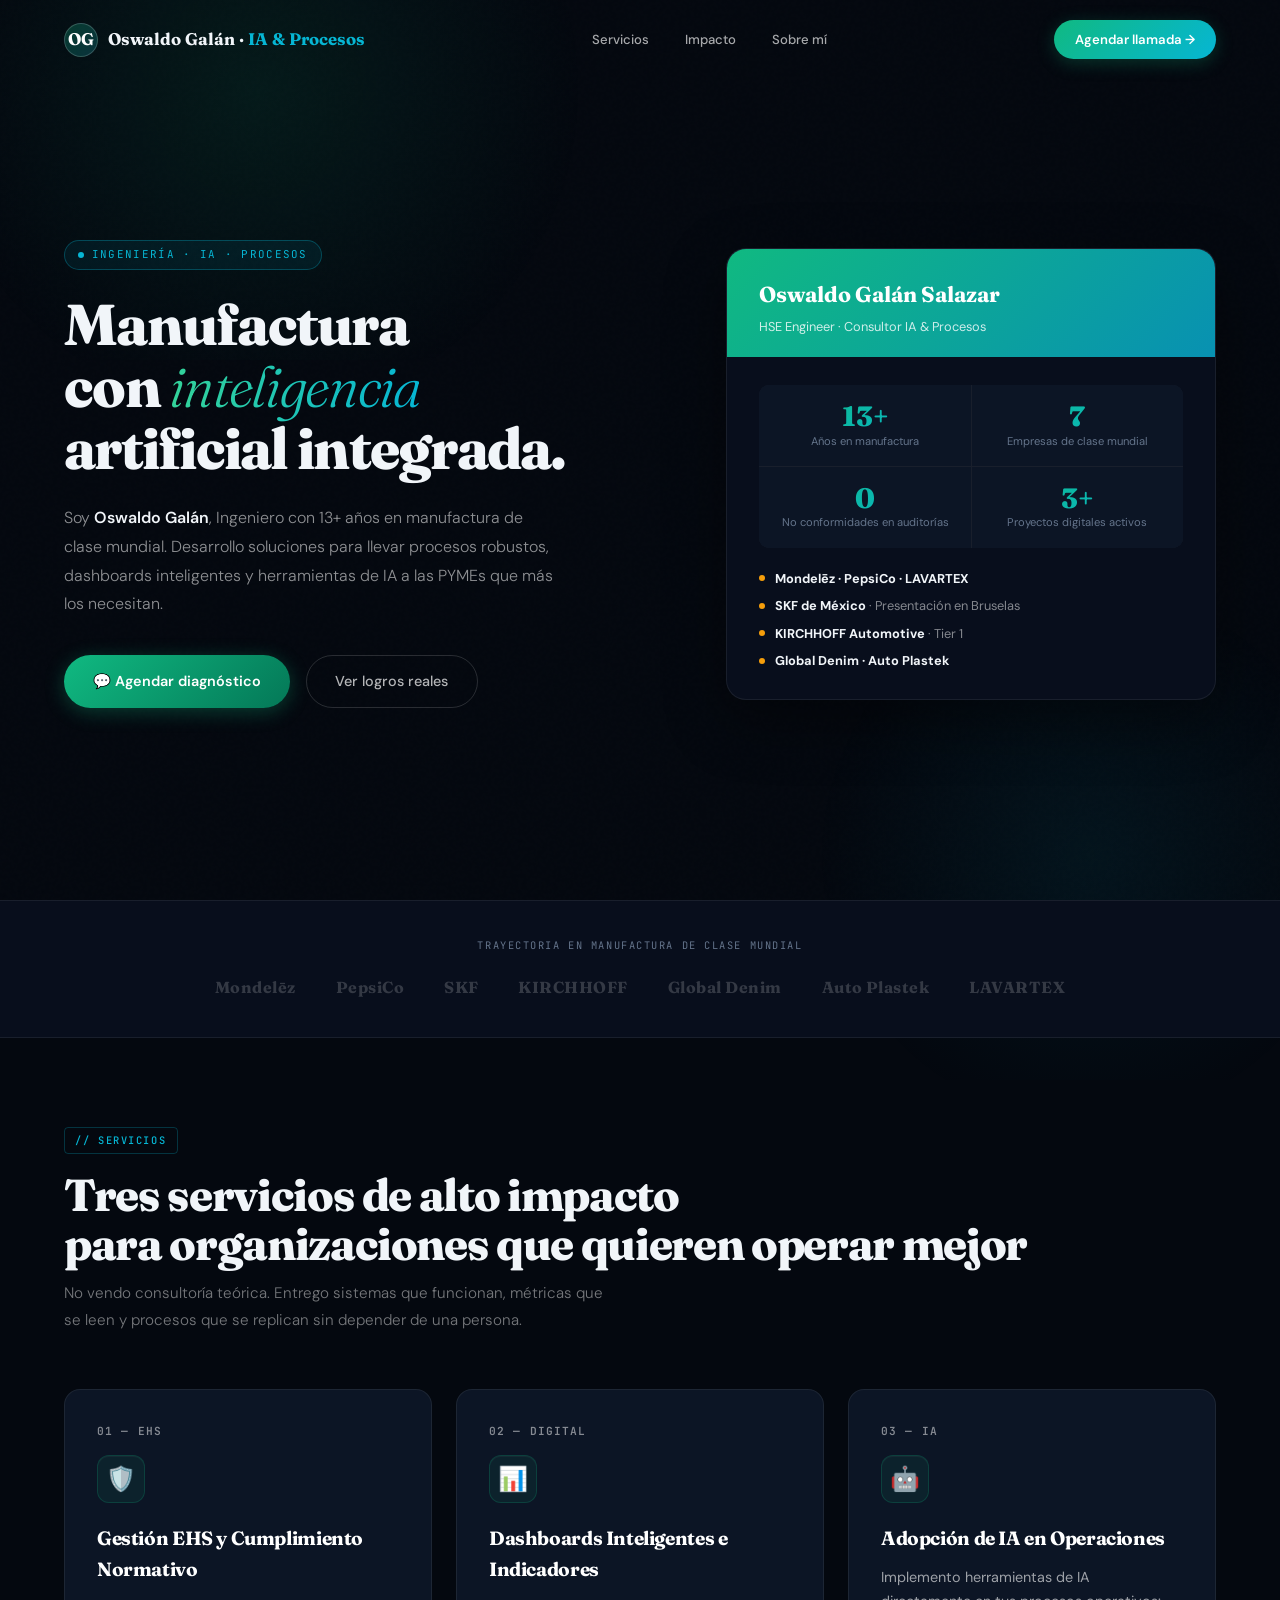
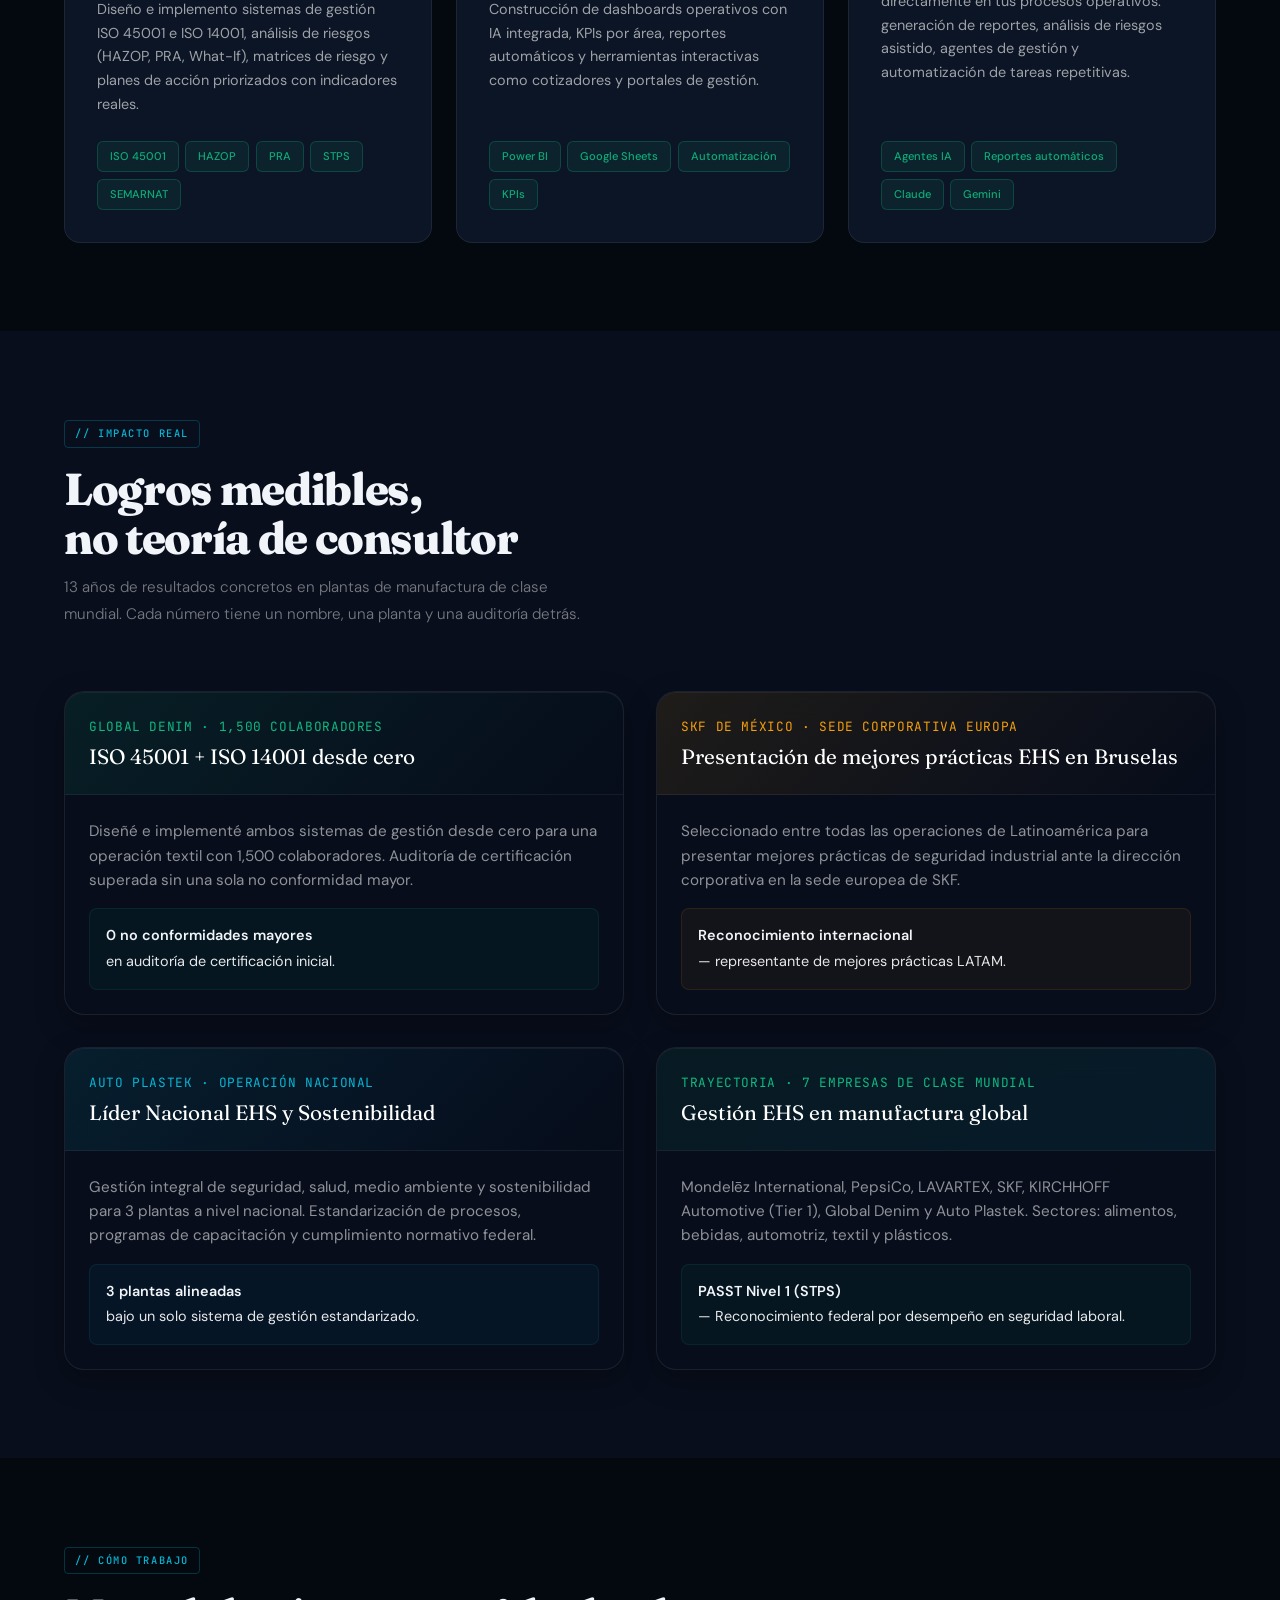
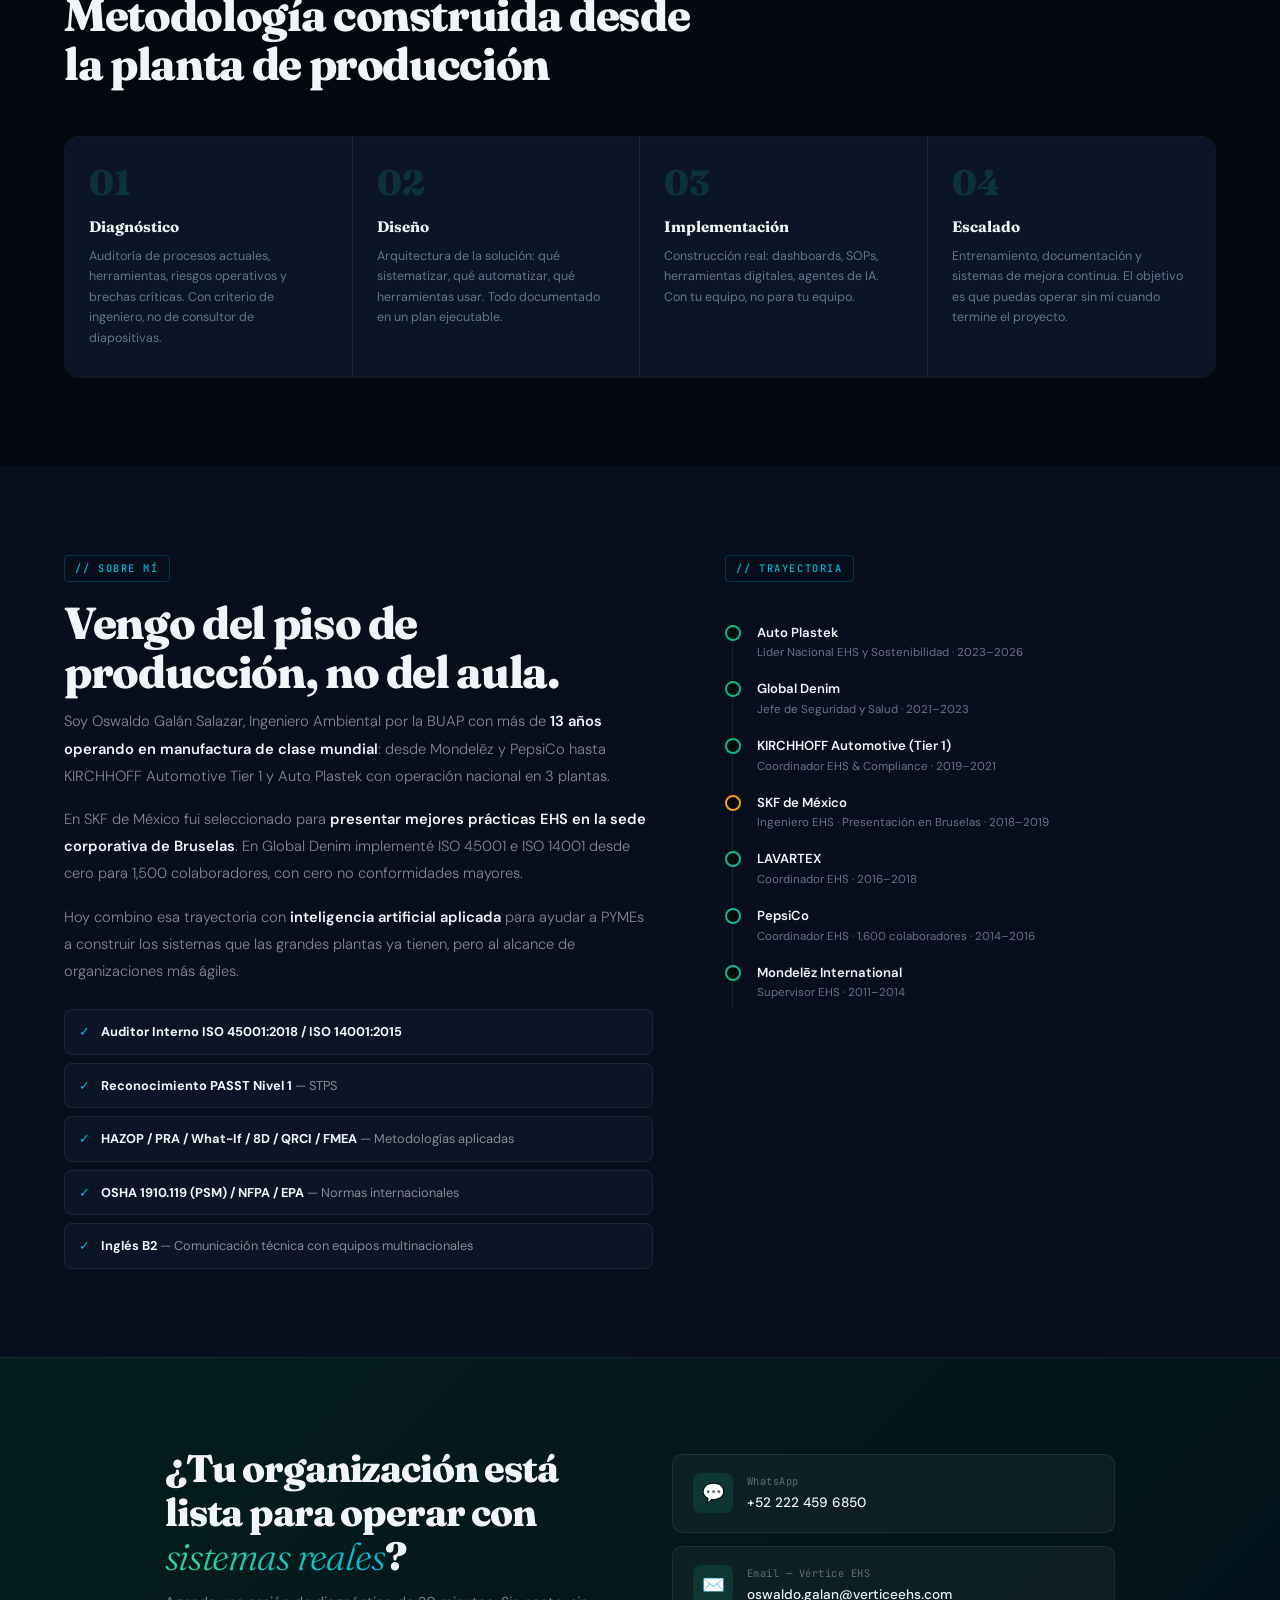
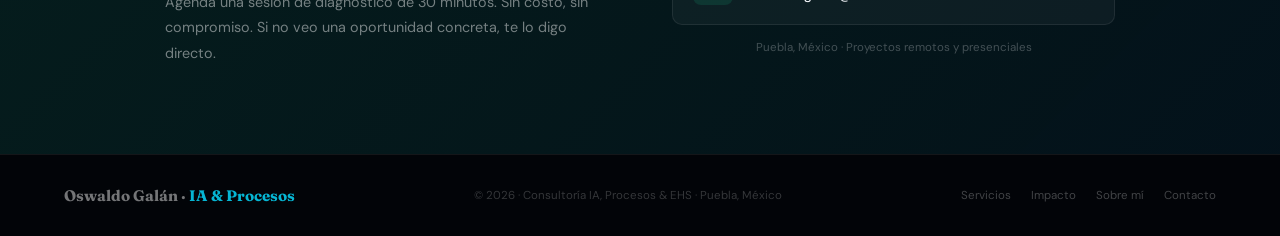
<file: index.html>
<!DOCTYPE html>
<html lang="es">
<head>
  <meta charset="UTF-8">
  <meta name="viewport" content="width=device-width, initial-scale=1.0">
  <title>Oswaldo Galán · Consultoría IA & Procesos</title>
  <meta name="description" content="Ingeniero con 13+ años en manufactura de clase mundial. Consultoría en IA aplicada, dashboards inteligentes y sistematización de procesos para PYMEs.">
  <meta property="og:title" content="Oswaldo Galán">
  <meta property="og:description" content="IA aplicada + Procesos industriales + Dashboards inteligentes para PYMEs que quieren operar como las grandes.">
  <meta property="og:type" content="website">
  <link rel="preconnect" href="https://fonts.googleapis.com">
  <link href="https://fonts.googleapis.com/css2?family=Fraunces:ital,opsz,wght@0,9..144,300;0,9..144,700;0,9..144,800;1,9..144,300&family=DM+Sans:wght@300;400;500;600&family=JetBrains+Mono:wght@400;500&display=swap" rel="stylesheet">
  <link rel="stylesheet" href="style.css">
</head>
<body>

<div class="glow-1"></div>
<div class="glow-2"></div>

<!-- NAV -->
<nav id="navbar">
  <a href="#" class="nav-brand">
    <span class="brand-mark">OG</span>
    <span>Oswaldo Galán · <em>IA & Procesos</em></span>
  </a>
  <div class="nav-links">
    <a href="#servicios">Servicios</a>
    <a href="#casos">Impacto</a>
    <a href="#sobre-mi">Sobre mí</a>
  </div>
  <a href="#contacto" class="nav-cta">Agendar llamada →</a>
</nav>

<!-- HERO -->
<section style="background: transparent;">
  <div class="hero">
    <div class="hero-copy">
      <div class="hero-eyebrow"><span class="dot"></span> INGENIERÍA · IA · PROCESOS</div>
      <h1 class="hero-h1">
        Manufactura<br>
        con <span class="grad">inteligencia</span><br>
        artificial integrada.
      </h1>
      <p class="hero-sub">
        Soy <strong>Oswaldo Galán</strong>, Ingeniero con 13+ años en manufactura de clase mundial.
        Desarrollo soluciones para llevar procesos robustos, dashboards inteligentes y herramientas de IA a las PYMEs que más los necesitan.
      </p>
      <div class="hero-actions">
        <a href="https://wa.me/522224596850" target="_blank" class="btn-primary">💬 Agendar diagnóstico</a>
        <a href="#casos" class="btn-ghost">Ver logros reales</a>
      </div>
    </div>

    <div class="hero-card">
      <div class="hero-card-header">
        <div class="title">Oswaldo Galán Salazar</div>
        <div class="subtitle">HSE Engineer · Consultor IA & Procesos</div>
      </div>
      <div class="hero-card-body">
        <div class="card-stat-row">
          <div class="card-stat">
            <div class="card-stat-num">13+</div>
            <div class="card-stat-label">Años en manufactura</div>
          </div>
          <div class="card-stat">
            <div class="card-stat-num">7</div>
            <div class="card-stat-label">Empresas de clase mundial</div>
          </div>
          <div class="card-stat">
            <div class="card-stat-num">0</div>
            <div class="card-stat-label">No conformidades en auditorías</div>
          </div>
          <div class="card-stat">
            <div class="card-stat-num">3+</div>
            <div class="card-stat-label">Proyectos digitales activos</div>
          </div>
        </div>
        <div class="card-companies">
          <div class="company-line"><div class="company-dot"></div><span><strong>Mondelēz · PepsiCo · LAVARTEX</strong></span></div>
          <div class="company-line"><div class="company-dot"></div><span><strong>SKF de México</strong> · Presentación en Bruselas</span></div>
          <div class="company-line"><div class="company-dot"></div><span><strong>KIRCHHOFF Automotive</strong> · Tier 1</span></div>
          <div class="company-line"><div class="company-dot"></div><span><strong>Global Denim · Auto Plastek</strong></span></div>
        </div>
      </div>
    </div>
  </div>
</section>

<!-- CLIENTS BAR -->
<div class="clients-bar">
  <div class="clients-inner">
    <p class="clients-label">Trayectoria en manufactura de clase mundial</p>
    <div class="clients-list">
      <span class="client-item">Mondelēz</span>
      <span class="client-item">PepsiCo</span>
      <span class="client-item">SKF</span>
      <span class="client-item">KIRCHHOFF</span>
      <span class="client-item">Global Denim</span>
      <span class="client-item">Auto Plastek</span>
      <span class="client-item">LAVARTEX</span>
    </div>
  </div>
</div>

<!-- SERVICES -->
<div class="section-wrap" id="servicios">
  <div class="section-inner">
    <div class="eyebrow reveal">// servicios</div>
    <h2 class="section-h2 reveal">Tres servicios de alto impacto<br>para organizaciones que quieren operar mejor</h2>
    <p class="section-lead reveal">No vendo consultoría teórica. Entrego sistemas que funcionan, métricas que se leen y procesos que se replican sin depender de una persona.</p>

    <div class="services-grid">
      <div class="service-card reveal">
        <div class="service-num">01 — EHS</div>
        <div class="service-icon">🛡️</div>
        <h3 class="service-title">Gestión EHS y Cumplimiento Normativo</h3>
        <p class="service-desc">Diseño e implemento sistemas de gestión ISO 45001 e ISO 14001, análisis de riesgos (HAZOP, PRA, What-If), matrices de riesgo y planes de acción priorizados con indicadores reales.</p>
        <div class="service-tags">
          <span class="tag">ISO 45001</span><span class="tag">HAZOP</span><span class="tag">PRA</span><span class="tag">STPS</span><span class="tag">SEMARNAT</span>
        </div>
      </div>
      <div class="service-card reveal">
        <div class="service-num">02 — DIGITAL</div>
        <div class="service-icon">📊</div>
        <h3 class="service-title">Dashboards Inteligentes e Indicadores</h3>
        <p class="service-desc">Construcción de dashboards operativos con IA integrada, KPIs por área, reportes automáticos y herramientas interactivas como cotizadores y portales de gestión.</p>
        <div class="service-tags">
          <span class="tag">Power BI</span><span class="tag">Google Sheets</span><span class="tag">Automatización</span><span class="tag">KPIs</span>
        </div>
      </div>
      <div class="service-card reveal">
        <div class="service-num">03 — IA</div>
        <div class="service-icon">🤖</div>
        <h3 class="service-title">Adopción de IA en Operaciones</h3>
        <p class="service-desc">Implemento herramientas de IA directamente en tus procesos operativos: generación de reportes, análisis de riesgos asistido, agentes de gestión y automatización de tareas repetitivas.</p>
        <div class="service-tags">
          <span class="tag">Agentes IA</span><span class="tag">Reportes automáticos</span><span class="tag">Claude</span><span class="tag">Gemini</span>
        </div>
      </div>
    </div>
  </div>
</div>

<!-- IMPACTO INDUSTRIAL -->
<div class="section-wrap alt" id="casos">
  <div class="section-inner">
    <div class="eyebrow reveal">// impacto real</div>
    <h2 class="section-h2 reveal">Logros medibles,<br>no teoría de consultor</h2>
    <p class="section-lead reveal">13 años de resultados concretos en plantas de manufactura de clase mundial. Cada número tiene un nombre, una planta y una auditoría detrás.</p>

    <div class="portfolio-grid reveal">
        <!-- Logro 1: ISO desde cero -->
        <div class="port-card">
          <div class="port-card-header" style="background: linear-gradient(135deg, rgba(16,185,129,0.1) 0%, rgba(0,0,0,0) 100%);">
            <div class="case-client" style="color: var(--emerald); font-family: var(--font-m); font-size: 0.8rem; text-transform: uppercase; letter-spacing: 0.05em; margin-bottom: 0.5rem;">Global Denim · 1,500 colaboradores</div>
            <div class="case-title" style="font-family: var(--font-h); font-size: 1.3rem; line-height: 1.2; color: #fff;">ISO 45001 + ISO 14001 desde cero</div>
          </div>
          <div class="port-card-body">
            <p class="case-desc" style="color: rgba(255,255,255,0.55); font-size: 0.95rem; line-height: 1.6; margin: 0;">Diseñé e implementé ambos sistemas de gestión desde cero para una operación textil con 1,500 colaboradores. Auditoría de certificación superada sin una sola no conformidad mayor.</p>
            <div class="port-result" style="background: rgba(16,185,129,0.05); border: 1px solid rgba(16,185,129,0.1);">
              <div class="case-result-text" style="color: rgba(255,255,255,0.9); font-size: 0.9rem; line-height: 1.5;"><strong>0 no conformidades mayores</strong> en auditoría de certificación inicial.</div>
            </div>
          </div>
        </div>

        <!-- Logro 2: Bruselas -->
        <div class="port-card">
          <div class="port-card-header" style="background: linear-gradient(135deg, rgba(245,158,11,0.1) 0%, rgba(0,0,0,0) 100%);">
            <div class="case-client" style="color: var(--gold); font-family: var(--font-m); font-size: 0.8rem; text-transform: uppercase; letter-spacing: 0.05em; margin-bottom: 0.5rem;">SKF de México · Sede Corporativa Europa</div>
            <div class="case-title" style="font-family: var(--font-h); font-size: 1.3rem; line-height: 1.2; color: #fff;">Presentación de mejores prácticas EHS en Bruselas</div>
          </div>
          <div class="port-card-body">
            <p class="case-desc" style="color: rgba(255,255,255,0.55); font-size: 0.95rem; line-height: 1.6; margin: 0;">Seleccionado entre todas las operaciones de Latinoamérica para presentar mejores prácticas de seguridad industrial ante la dirección corporativa en la sede europea de SKF.</p>
            <div class="port-result" style="background: rgba(245,158,11,0.05); border: 1px solid rgba(245,158,11,0.1);">
              <div class="case-result-text" style="color: rgba(255,255,255,0.9); font-size: 0.9rem; line-height: 1.5;"><strong>Reconocimiento internacional</strong> — representante de mejores prácticas LATAM.</div>
            </div>
          </div>
        </div>

        <!-- Logro 3: Liderazgo Nacional -->
        <div class="port-card">
          <div class="port-card-header" style="background: linear-gradient(135deg, rgba(6,182,212,0.1) 0%, rgba(0,0,0,0) 100%);">
            <div class="case-client" style="color: var(--cyan); font-family: var(--font-m); font-size: 0.8rem; text-transform: uppercase; letter-spacing: 0.05em; margin-bottom: 0.5rem;">Auto Plastek · Operación Nacional</div>
            <div class="case-title" style="font-family: var(--font-h); font-size: 1.3rem; line-height: 1.2; color: #fff;">Líder Nacional EHS y Sostenibilidad</div>
          </div>
          <div class="port-card-body">
            <p class="case-desc" style="color: rgba(255,255,255,0.55); font-size: 0.95rem; line-height: 1.6; margin: 0;">Gestión integral de seguridad, salud, medio ambiente y sostenibilidad para 3 plantas a nivel nacional. Estandarización de procesos, programas de capacitación y cumplimiento normativo federal.</p>
            <div class="port-result" style="background: rgba(6,182,212,0.05); border: 1px solid rgba(6,182,212,0.1);">
              <div class="case-result-text" style="color: rgba(255,255,255,0.9); font-size: 0.9rem; line-height: 1.5;"><strong>3 plantas alineadas</strong> bajo un solo sistema de gestión estandarizado.</div>
            </div>
          </div>
        </div>

        <!-- Logro 4: Trayectoria Multi-industria -->
        <div class="port-card">
          <div class="port-card-header" style="background: linear-gradient(135deg, rgba(16,185,129,0.08) 0%, rgba(6,182,212,0.08) 100%);">
            <div class="case-client" style="color: var(--emerald); font-family: var(--font-m); font-size: 0.8rem; text-transform: uppercase; letter-spacing: 0.05em; margin-bottom: 0.5rem;">Trayectoria · 7 empresas de clase mundial</div>
            <div class="case-title" style="font-family: var(--font-h); font-size: 1.3rem; line-height: 1.2; color: #fff;">Gestión EHS en manufactura global</div>
          </div>
          <div class="port-card-body">
            <p class="case-desc" style="color: rgba(255,255,255,0.55); font-size: 0.95rem; line-height: 1.6; margin: 0;">Mondelēz International, PepsiCo, LAVARTEX, SKF, KIRCHHOFF Automotive (Tier 1), Global Denim y Auto Plastek. Sectores: alimentos, bebidas, automotriz, textil y plásticos.</p>
            <div class="port-result" style="background: rgba(16,185,129,0.05); border: 1px solid rgba(16,185,129,0.1);">
              <div class="case-result-text" style="color: rgba(255,255,255,0.9); font-size: 0.9rem; line-height: 1.5;"><strong>PASST Nivel 1 (STPS)</strong> — Reconocimiento federal por desempeño en seguridad laboral.</div>
            </div>
          </div>
        </div>
    </div>
  </div>
</div>

<!-- METHODOLOGY -->
<div class="section-wrap" id="metodologia">
  <div class="section-inner">
    <div class="eyebrow reveal">// cómo trabajo</div>
    <h2 class="section-h2 reveal">Metodología construida desde<br>la planta de producción</h2>
    <div class="method-grid">
      <div class="method-step reveal">
        <div class="step-num">01</div>
        <h4 class="step-title">Diagnóstico</h4>
        <p class="step-desc">Auditoría de procesos actuales, herramientas, riesgos operativos y brechas críticas. Con criterio de ingeniero, no de consultor de diapositivas.</p>
      </div>
      <div class="method-step reveal">
        <div class="step-num">02</div>
        <h4 class="step-title">Diseño</h4>
        <p class="step-desc">Arquitectura de la solución: qué sistematizar, qué automatizar, qué herramientas usar. Todo documentado en un plan ejecutable.</p>
      </div>
      <div class="method-step reveal">
        <div class="step-num">03</div>
        <h4 class="step-title">Implementación</h4>
        <p class="step-desc">Construcción real: dashboards, SOPs, herramientas digitales, agentes de IA. Con tu equipo, no para tu equipo.</p>
      </div>
      <div class="method-step reveal">
        <div class="step-num">04</div>
        <h4 class="step-title">Escalado</h4>
        <p class="step-desc">Entrenamiento, documentación y sistemas de mejora continua. El objetivo es que puedas operar sin mí cuando termine el proyecto.</p>
      </div>
    </div>
  </div>
</div>

<!-- ABOUT -->
<div class="section-wrap alt" id="sobre-mi">
  <div class="section-inner">
    <div class="about-grid">
      <div class="about-text">
        <div class="eyebrow reveal">// sobre mí</div>
        <h2 class="section-h2 reveal">Vengo del piso de<br>producción, no del aula.</h2>
        <p class="reveal">Soy Oswaldo Galán Salazar, Ingeniero Ambiental por la BUAP con más de <strong>13 años operando en manufactura de clase mundial</strong>: desde Mondelēz y PepsiCo hasta KIRCHHOFF Automotive Tier 1 y Auto Plastek con operación nacional en 3 plantas.</p>
        <p class="reveal">En SKF de México fui seleccionado para <strong>presentar mejores prácticas EHS en la sede corporativa de Bruselas</strong>. En Global Denim implementé ISO 45001 e ISO 14001 desde cero para 1,500 colaboradores, con cero no conformidades mayores.</p>
        <p class="reveal">Hoy combino esa trayectoria con <strong>inteligencia artificial aplicada</strong> para ayudar a PYMEs a construir los sistemas que las grandes plantas ya tienen, pero al alcance de organizaciones más ágiles.</p>

        <div class="creds-list">
          <div class="cred-item reveal"><span class="cred-icon">✓</span><span><strong>Auditor Interno ISO 45001:2018 / ISO 14001:2015</strong></span></div>
          <div class="cred-item reveal"><span class="cred-icon">✓</span><span><strong>Reconocimiento PASST Nivel 1</strong> — STPS</span></div>
          <div class="cred-item reveal"><span class="cred-icon">✓</span><span><strong>HAZOP / PRA / What-If / 8D / QRCI / FMEA</strong> — Metodologías aplicadas</span></div>
          <div class="cred-item reveal"><span class="cred-icon">✓</span><span><strong>OSHA 1910.119 (PSM) / NFPA / EPA</strong> — Normas internacionales</span></div>
          <div class="cred-item reveal"><span class="cred-icon">✓</span><span><strong>Inglés B2</strong> — Comunicación técnica con equipos multinacionales</span></div>
        </div>
      </div>

      <div>
        <div class="eyebrow reveal">// trayectoria</div>
        <div class="timeline reveal">
          <div class="timeline-item">
            <div class="timeline-dot"></div>
            <div><div class="timeline-company">Auto Plastek</div><div class="timeline-role">Líder Nacional EHS y Sostenibilidad · 2023–2026</div></div>
          </div>
          <div class="timeline-item">
            <div class="timeline-dot"></div>
            <div><div class="timeline-company">Global Denim</div><div class="timeline-role">Jefe de Seguridad y Salud · 2021–2023</div></div>
          </div>
          <div class="timeline-item">
            <div class="timeline-dot"></div>
            <div><div class="timeline-company">KIRCHHOFF Automotive (Tier 1)</div><div class="timeline-role">Coordinador EHS & Compliance · 2019–2021</div></div>
          </div>
          <div class="timeline-item">
            <div class="timeline-dot gold"></div>
            <div><div class="timeline-company">SKF de México</div><div class="timeline-role">Ingeniero EHS · Presentación en Bruselas · 2018–2019</div></div>
          </div>
          <div class="timeline-item">
            <div class="timeline-dot"></div>
            <div><div class="timeline-company">LAVARTEX</div><div class="timeline-role">Coordinador EHS · 2016–2018</div></div>
          </div>
          <div class="timeline-item">
            <div class="timeline-dot"></div>
            <div><div class="timeline-company">PepsiCo</div><div class="timeline-role">Coordinador EHS · 1,600 colaboradores · 2014–2016</div></div>
          </div>
          <div class="timeline-item">
            <div class="timeline-dot"></div>
            <div><div class="timeline-company">Mondelēz International</div><div class="timeline-role">Supervisor EHS · 2011–2014</div></div>
          </div>
        </div>
      </div>
    </div>
  </div>
</div>

<!-- CTA -->
<div class="cta-section" id="contacto">
  <div class="cta-inner">
    <div class="cta-left">
      <h2>¿Tu organización está lista para operar con <span class="grad">sistemas reales</span>?</h2>
      <p>Agenda una sesión de diagnóstico de 30 minutos. Sin costo, sin compromiso. Si no veo una oportunidad concreta, te lo digo directo.</p>
    </div>
    <div class="cta-right">
      <a href="https://wa.me/522224596850" class="contact-option" target="_blank">
        <div class="contact-opt-icon">💬</div>
        <div>
          <div class="contact-opt-label">WhatsApp</div>
          <div class="contact-opt-value">+52 222 459 6850</div>
        </div>
      </a>
      <a href="mailto:oswaldo.galan@verticeehs.com" class="contact-option">
        <div class="contact-opt-icon">✉️</div>
        <div>
          <div class="contact-opt-label">Email — Vértice EHS</div>
          <div class="contact-opt-value">oswaldo.galan@verticeehs.com</div>
        </div>
      </a>
      <p class="cta-note">Puebla, México · Proyectos remotos y presenciales</p>
    </div>
  </div>
</div>

<!-- FOOTER -->
<footer>
  <div class="footer-brand">Oswaldo Galán · <em>IA & Procesos</em></div>
  <p class="footer-copy">© 2026 · Consultoría IA, Procesos & EHS · Puebla, México</p>
  <div class="footer-links">
    <a href="#servicios">Servicios</a>
    <a href="#casos">Impacto</a>
    <a href="#sobre-mi">Sobre mí</a>
    <a href="#contacto">Contacto</a>
  </div>
</footer>

<script>
// Nav scroll
const nav = document.getElementById('navbar');
window.addEventListener('scroll', () => nav.classList.toggle('scrolled', window.scrollY > 60));

// Reveal on scroll
const obs = new IntersectionObserver((entries) => {
  entries.forEach((e, i) => {
    if (e.isIntersecting) {
      setTimeout(() => e.target.classList.add('visible'), i * 50);
      obs.unobserve(e.target);
    }
  });
}, { threshold: 0.08 });
document.querySelectorAll('.reveal').forEach(el => obs.observe(el));
</script>
</body>
</html>
</file>
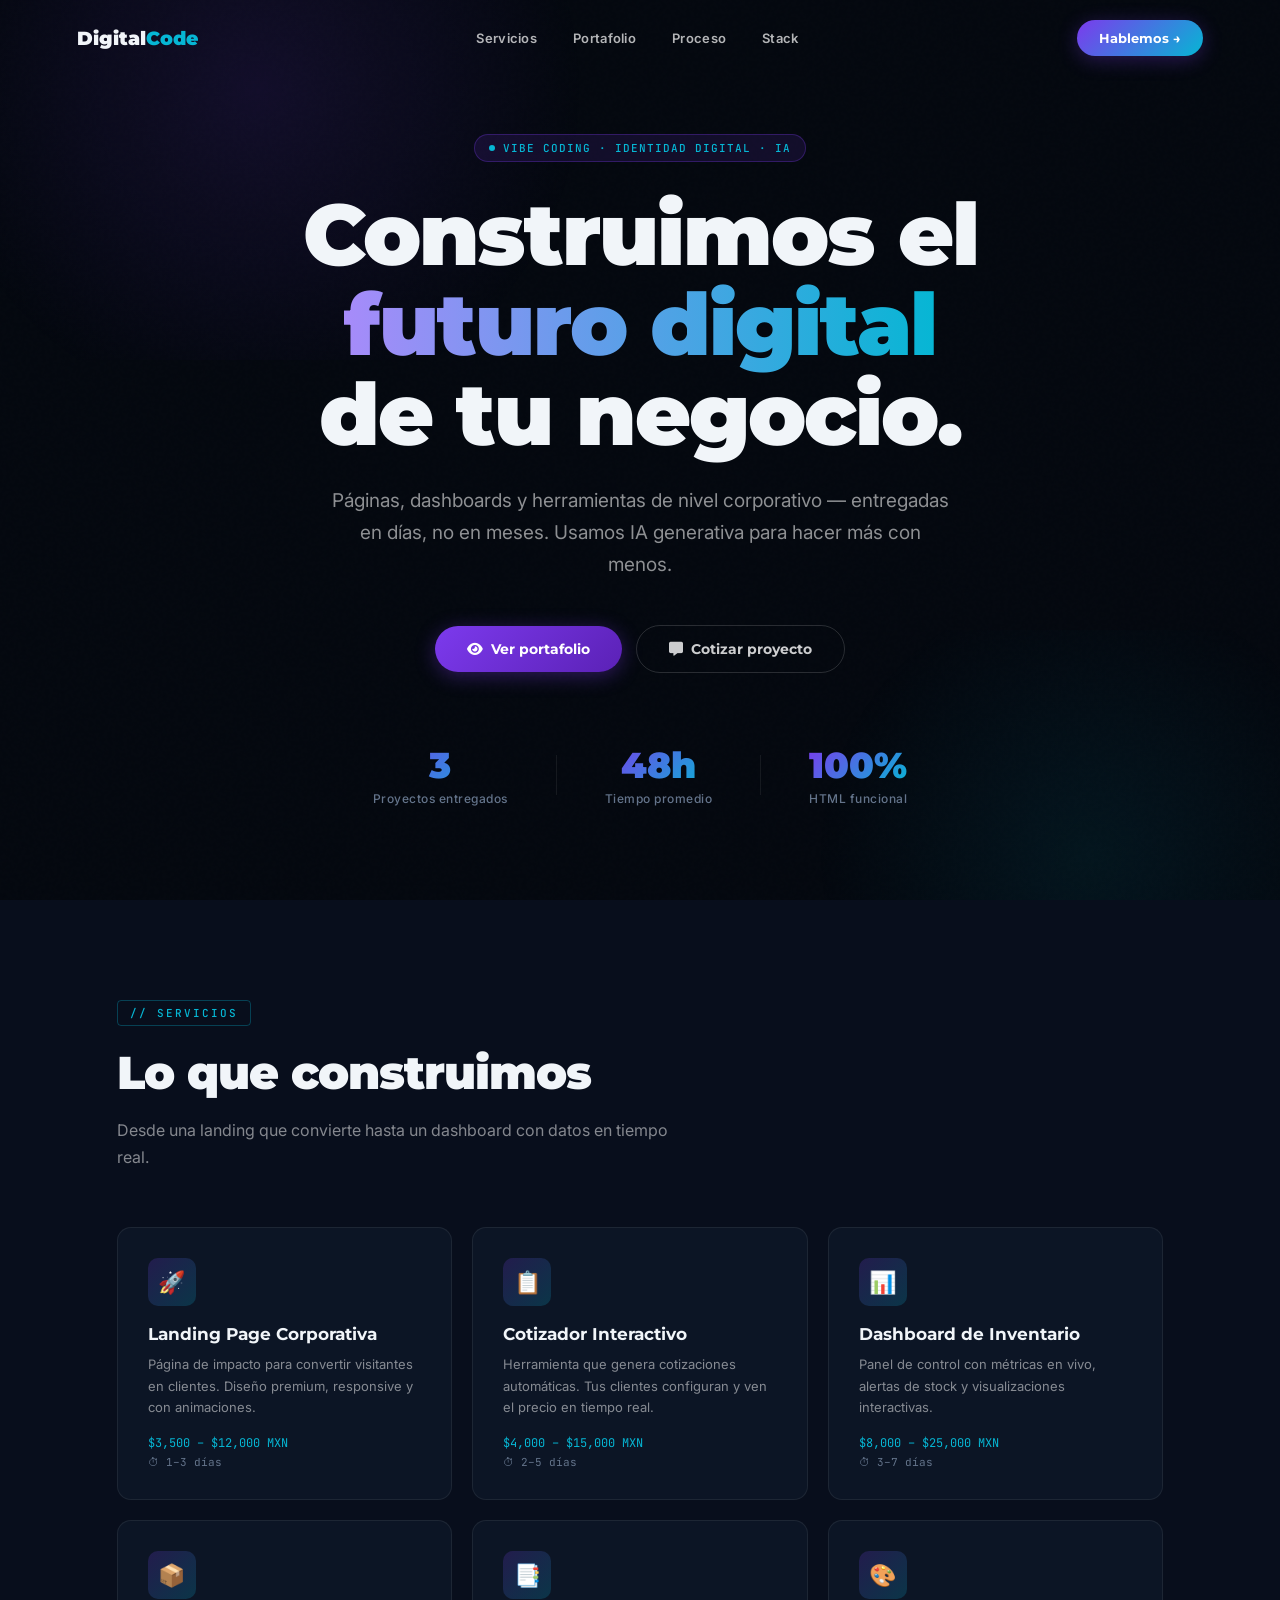
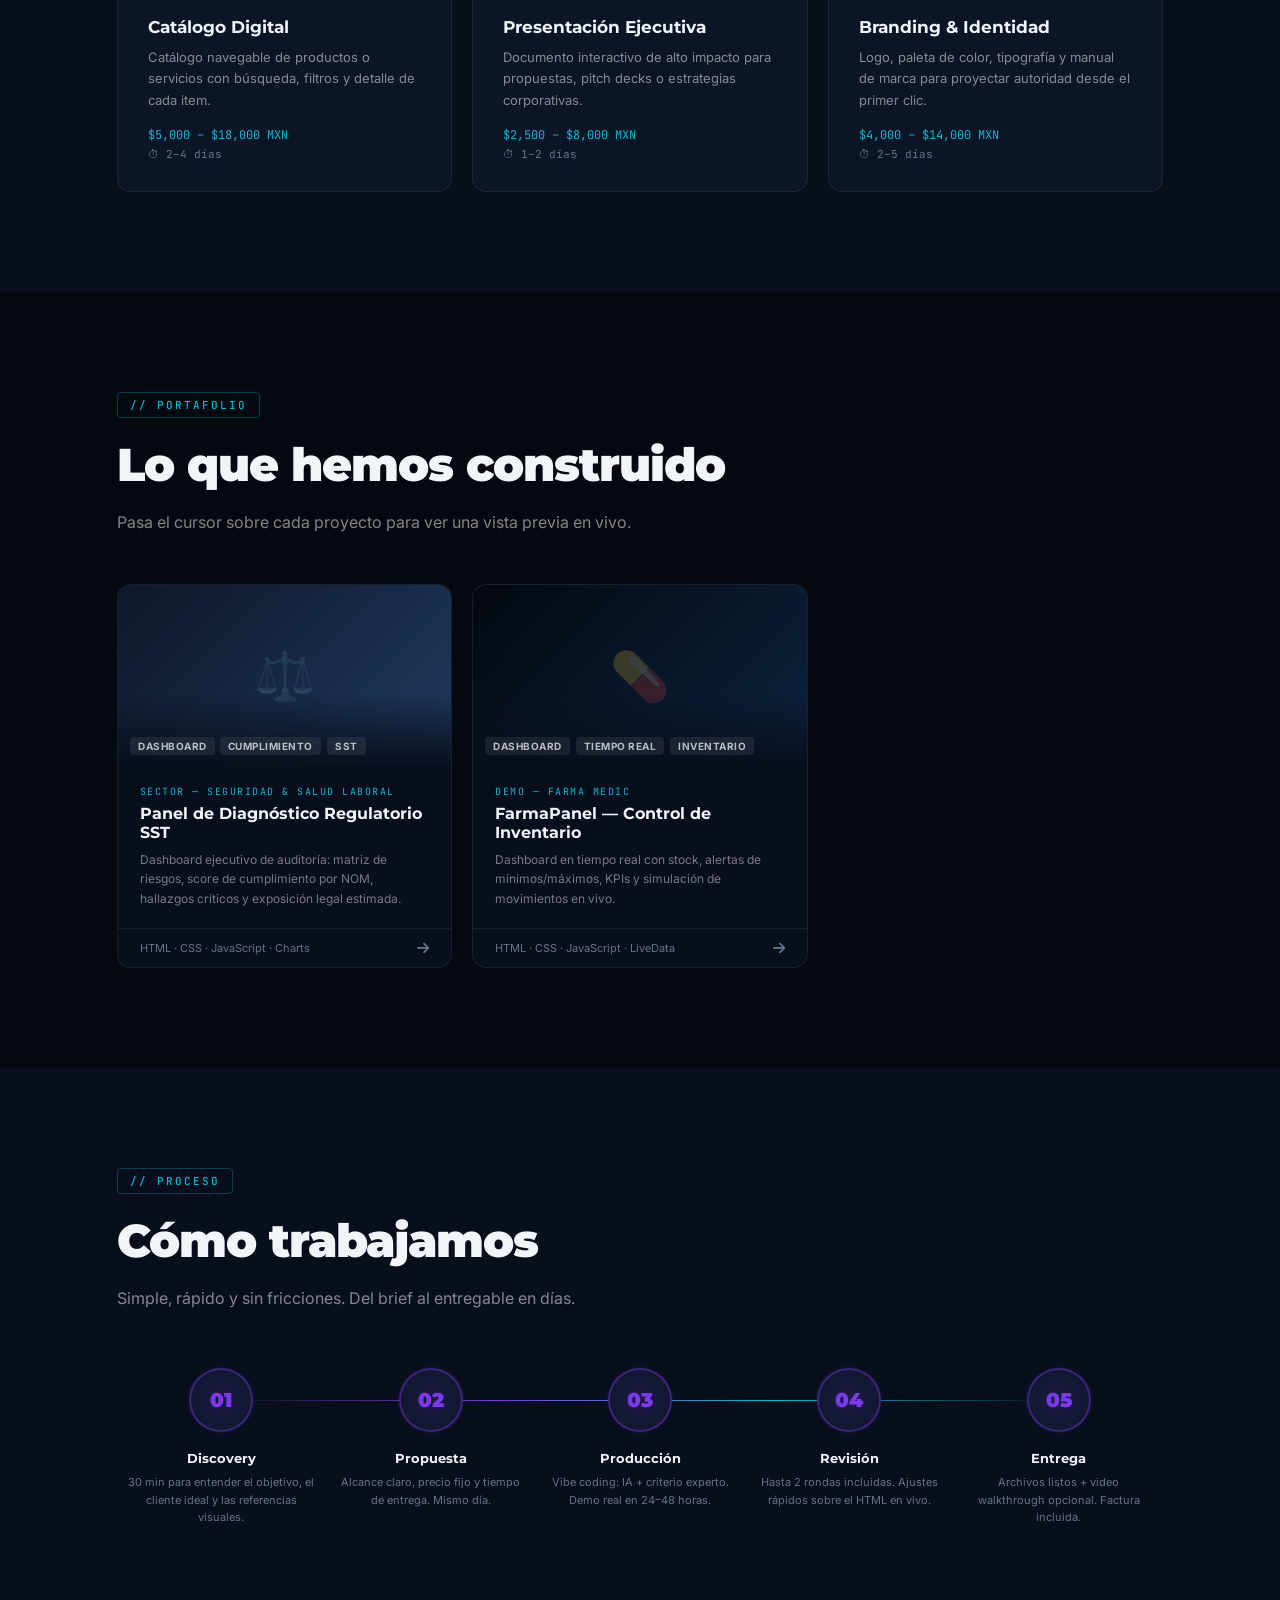
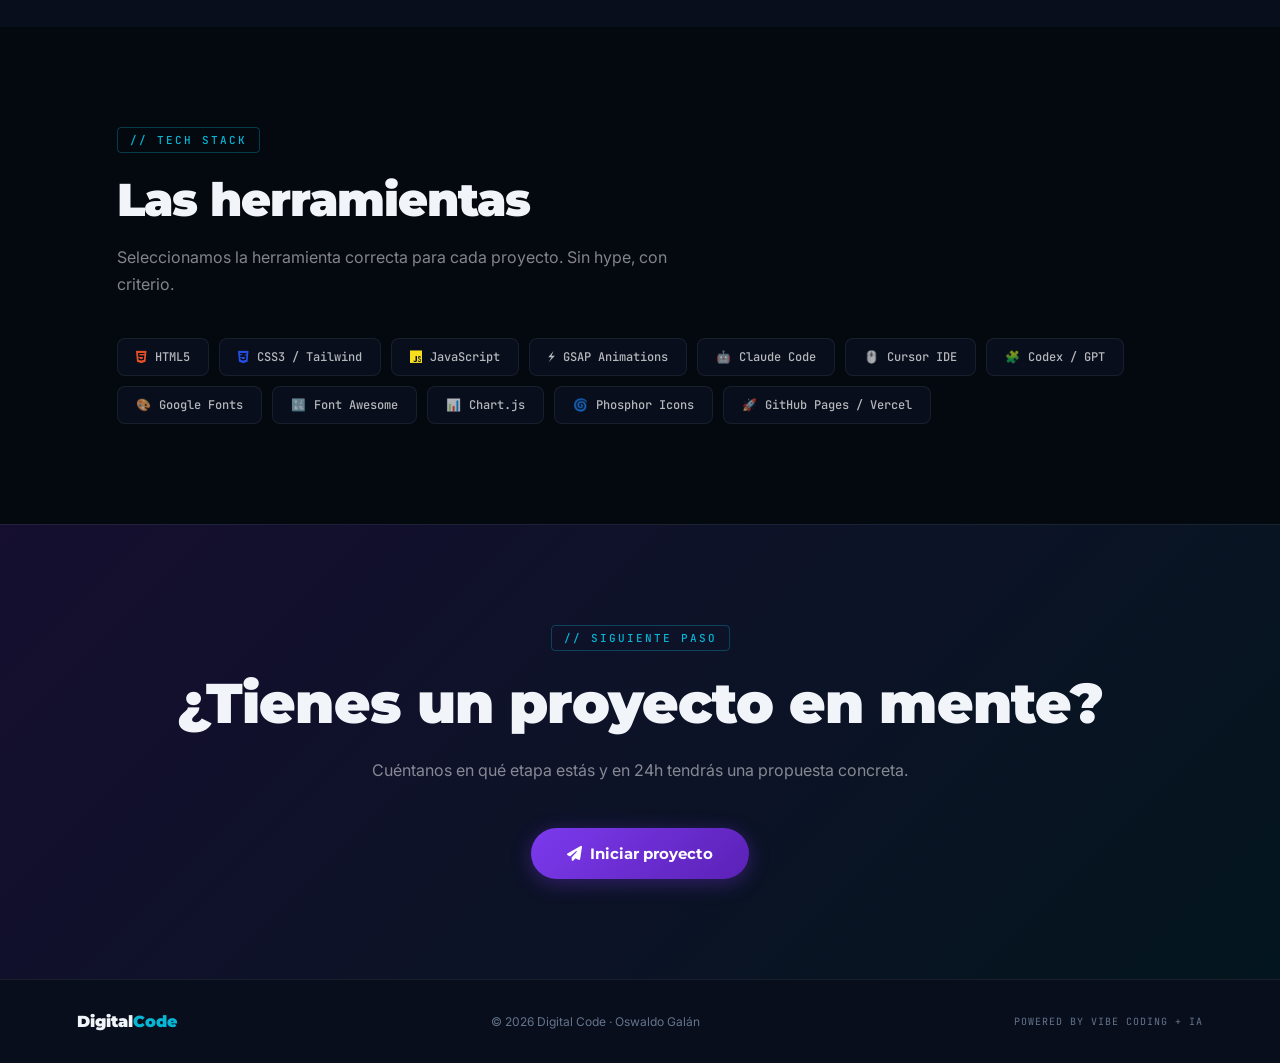
<file: DIGITAL CODE/index.html>
<!DOCTYPE html>
<html lang="es">
<head>
<meta charset="UTF-8">
<meta name="viewport" content="width=device-width, initial-scale=1.0">
<title>Digital Code — Vibe Coding & Identidad Digital</title>
<link href="https://fonts.googleapis.com/css2?family=Inter:wght@300;400;500;600;700&family=Montserrat:wght@700;900&family=JetBrains+Mono:wght@400;500&display=swap" rel="stylesheet">
<link href="https://cdnjs.cloudflare.com/ajax/libs/font-awesome/6.5.0/css/all.min.css" rel="stylesheet">
<style>
/* ── RESET & ROOT ── */
*, *::before, *::after { margin: 0; padding: 0; box-sizing: border-box; }
:root {
  --bg:       #04080f;
  --s1:       #080e1c;
  --s2:       #0c1525;
  --border:   rgba(255,255,255,0.07);
  --violet:   #7c3aed;
  --violet2:  #6d28d9;
  --cyan:     #06b6d4;
  --white:    #f1f5f9;
  --muted:    #64748b;
  --radius:   14px;
  --font-h:   'Montserrat', sans-serif;
  --font-b:   'Inter', sans-serif;
  --font-m:   'JetBrains Mono', monospace;
}
html { scroll-behavior: smooth; }
body { font-family: var(--font-b); background: var(--bg); color: var(--white); overflow-x: hidden; -webkit-font-smoothing: antialiased; }
h1,h2,h3,h4 { font-family: var(--font-h); }
a { text-decoration: none; }
img { display: block; max-width: 100%; }

/* ── NOISE OVERLAY ── */
body::before {
  content: ''; position: fixed; inset: 0; pointer-events: none; z-index: 0;
  background-image: url("data:image/svg+xml,%3Csvg viewBox='0 0 256 256' xmlns='http://www.w3.org/2000/svg'%3E%3Cfilter id='n'%3E%3CfeTurbulence type='fractalNoise' baseFrequency='0.9' numOctaves='4' stitchTiles='stitch'/%3E%3C/filter%3E%3Crect width='100%25' height='100%25' filter='url(%23n)' opacity='0.03'/%3E%3C/svg%3E");
  opacity: 0.4;
}

/* ── AMBIENT GLOWS ── */
.glow-1 { position: fixed; top: -20%; left: -10%; width: 60%; height: 60%; background: radial-gradient(circle, rgba(124,58,237,0.12) 0%, transparent 70%); pointer-events: none; z-index: 0; }
.glow-2 { position: fixed; bottom: -20%; right: -10%; width: 50%; height: 50%; background: radial-gradient(circle, rgba(6,182,212,0.08) 0%, transparent 70%); pointer-events: none; z-index: 0; }

/* ── NAV ── */
nav {
  position: fixed; top: 0; left: 0; right: 0; z-index: 1000;
  padding: 20px 6%;
  display: flex; align-items: center; justify-content: space-between;
  transition: all 0.4s ease;
}
nav.scrolled {
  background: rgba(4,8,15,0.9);
  backdrop-filter: blur(20px);
  border-bottom: 1px solid var(--border);
  padding: 14px 6%;
}
.nav-logo { display: flex; align-items: center; gap: 12px; }
.nav-logo img { height: 38px; object-fit: contain; }
.nav-logo .wordmark { font-family: var(--font-h); font-weight: 900; font-size: 19px; }
.nav-logo .wordmark em { font-style: normal; color: var(--cyan); }
.nav-links { display: flex; align-items: center; gap: 36px; }
.nav-links a { font-size: 13px; font-weight: 600; color: rgba(255,255,255,0.7); letter-spacing: 0.3px; transition: color 0.2s; }
.nav-links a:hover { color: var(--cyan); }
.nav-cta {
  background: linear-gradient(135deg, var(--violet), var(--cyan));
  color: white; padding: 10px 22px; border-radius: 50px;
  font-family: var(--font-h); font-weight: 700; font-size: 13px;
  transition: all 0.3s; box-shadow: 0 4px 20px rgba(124,58,237,0.3);
}
.nav-cta:hover { transform: translateY(-2px); box-shadow: 0 8px 30px rgba(124,58,237,0.5); }

/* ── HERO ── */
#hero {
  min-height: 100vh; position: relative; z-index: 1;
  display: flex; align-items: center; justify-content: center;
  padding: 120px 6% 80px;
  text-align: center;
}
.hero-tag {
  display: inline-flex; align-items: center; gap: 8px;
  padding: 6px 14px; border-radius: 50px;
  background: rgba(124,58,237,0.12); border: 1px solid rgba(124,58,237,0.3);
  font-family: var(--font-m); font-size: 11px; font-weight: 500;
  color: var(--cyan); letter-spacing: 1px; margin-bottom: 28px;
}
.hero-tag .dot { width: 6px; height: 6px; border-radius: 50%; background: var(--cyan); animation: blink 1.5s infinite; }
@keyframes blink { 0%,100%{opacity:1} 50%{opacity:0.3} }
.hero-title { font-size: clamp(40px, 7vw, 86px); font-weight: 900; line-height: 1.05; letter-spacing: -2px; margin-bottom: 24px; }
.hero-title .line1 { display: block; }
.hero-title .grad { background: linear-gradient(90deg, #a78bfa, #06b6d4); -webkit-background-clip: text; -webkit-text-fill-color: transparent; }
.hero-sub {
  font-size: clamp(15px,1.8vw,19px); color: rgba(255,255,255,0.55);
  font-weight: 400; line-height: 1.7; max-width: 620px; margin: 0 auto 44px;
}
.hero-ctas { display: flex; align-items: center; justify-content: center; gap: 14px; flex-wrap: wrap; }
.btn-primary {
  padding: 14px 32px; border-radius: 50px;
  background: linear-gradient(135deg, var(--violet), #5b21b6);
  color: white; font-family: var(--font-h); font-weight: 700; font-size: 14px;
  display: inline-flex; align-items: center; gap: 8px;
  transition: all 0.3s; box-shadow: 0 4px 20px rgba(124,58,237,0.35);
}
.btn-primary:hover { transform: translateY(-2px); box-shadow: 0 8px 30px rgba(124,58,237,0.55); }
.btn-ghost {
  padding: 14px 32px; border-radius: 50px;
  border: 1px solid rgba(255,255,255,0.15);
  color: rgba(255,255,255,0.8); font-family: var(--font-h); font-weight: 700; font-size: 14px;
  display: inline-flex; align-items: center; gap: 8px;
  transition: all 0.3s;
}
.btn-ghost:hover { border-color: var(--cyan); color: var(--cyan); }

.hero-stats { display: flex; align-items: center; justify-content: center; gap: 48px; margin-top: 70px; flex-wrap: wrap; }
.stat-item { text-align: center; }
.stat-num { font-family: var(--font-h); font-size: 36px; font-weight: 900; background: linear-gradient(135deg, var(--violet), var(--cyan)); -webkit-background-clip: text; -webkit-text-fill-color: transparent; }
.stat-label { font-size: 12px; color: var(--muted); font-weight: 500; letter-spacing: 0.5px; margin-top: 4px; }
.stat-divider { width: 1px; height: 40px; background: var(--border); }

/* ── SECTION BASE ── */
section { position: relative; z-index: 1; }
.container { max-width: 1200px; margin: 0 auto; padding: 0 6%; }
.section-pad { padding: 100px 0; }

.section-tag {
  display: inline-block; font-family: var(--font-m); font-size: 11px; font-weight: 500;
  letter-spacing: 2px; color: var(--cyan); text-transform: uppercase;
  padding: 5px 12px; border: 1px solid rgba(6,182,212,0.3); border-radius: 4px;
  margin-bottom: 18px;
}
.section-title { font-size: clamp(28px,4vw,46px); font-weight: 900; letter-spacing: -1px; margin-bottom: 16px; }
.section-sub { font-size: 16px; color: rgba(255,255,255,0.5); line-height: 1.7; max-width: 560px; }

/* ── SERVICES ── */
#servicios { background: var(--s1); }
.services-grid { display: grid; grid-template-columns: repeat(3, 1fr); gap: 20px; margin-top: 56px; }
.service-card {
  background: var(--s2); border: 1px solid var(--border); border-radius: var(--radius);
  padding: 30px; position: relative; overflow: hidden;
  transition: transform 0.3s, border-color 0.3s;
  cursor: default;
}
.service-card:hover { transform: translateY(-4px); border-color: rgba(124,58,237,0.4); }
.service-card::after {
  content: ''; position: absolute; inset: 0;
  background: linear-gradient(135deg, rgba(124,58,237,0.06), transparent);
  opacity: 0; transition: opacity 0.3s;
}
.service-card:hover::after { opacity: 1; }
.service-icon {
  width: 48px; height: 48px; border-radius: 10px; margin-bottom: 18px;
  display: flex; align-items: center; justify-content: center; font-size: 22px;
  background: linear-gradient(135deg, rgba(124,58,237,0.2), rgba(6,182,212,0.2));
}
.service-name { font-family: var(--font-h); font-size: 17px; font-weight: 700; margin-bottom: 10px; }
.service-desc { font-size: 13px; color: rgba(255,255,255,0.5); line-height: 1.65; margin-bottom: 16px; }
.service-price { font-family: var(--font-m); font-size: 12px; color: var(--cyan); }
.service-time { font-family: var(--font-m); font-size: 11px; color: var(--muted); margin-top: 4px; }

/* ── PORTFOLIO ── */
#portfolio { background: var(--bg); }
.portfolio-header { display: flex; align-items: flex-end; justify-content: space-between; margin-bottom: 48px; flex-wrap: gap; }
.portfolio-grid { display: grid; grid-template-columns: repeat(3, 1fr); gap: 20px; }

/* Project card */
.project-card {
  position: relative; border-radius: var(--radius); overflow: visible;
  cursor: pointer; group: true;
}
.project-inner {
  background: var(--s1); border: 1px solid var(--border); border-radius: var(--radius);
  overflow: hidden; transition: transform 0.35s cubic-bezier(.22,.61,.36,1), border-color 0.3s, box-shadow 0.3s;
}
.project-card:hover .project-inner {
  transform: translateY(-6px);
  border-color: rgba(124,58,237,0.5);
  box-shadow: 0 20px 60px rgba(0,0,0,0.5), 0 0 0 1px rgba(124,58,237,0.2);
}

/* thumbnail area */
.project-thumb {
  height: 180px; position: relative; overflow: hidden;
  background: linear-gradient(135deg, var(--s2), #0a1628);
  display: flex; align-items: center; justify-content: center;
}
.thumb-overlay {
  position: absolute; inset: 0;
  background: linear-gradient(to bottom, transparent 60%, var(--s1));
}
.thumb-emoji { font-size: 48px; opacity: 0.2; }
.thumb-tags { position: absolute; bottom: 10px; left: 12px; display: flex; gap: 6px; }
.thumb-tag {
  padding: 3px 8px; border-radius: 4px; font-size: 10px; font-weight: 700;
  letter-spacing: 0.5px; text-transform: uppercase;
  background: rgba(255,255,255,0.08); color: rgba(255,255,255,0.7);
  backdrop-filter: blur(4px);
}

/* preview btn on thumb */
.preview-trigger {
  position: absolute; inset: 0; display: flex; align-items: center; justify-content: center;
  opacity: 0; transition: opacity 0.25s;
}
.project-card:hover .preview-trigger { opacity: 1; }
.preview-trigger-btn {
  background: rgba(124,58,237,0.85); color: white;
  padding: 10px 20px; border-radius: 50px;
  font-family: var(--font-h); font-size: 12px; font-weight: 700;
  display: flex; align-items: center; gap: 6px;
  backdrop-filter: blur(8px);
  border: 1px solid rgba(255,255,255,0.2);
  transform: translateY(4px); transition: transform 0.25s;
  pointer-events: none;
}
.project-card:hover .preview-trigger-btn { transform: translateY(0); }

/* card body */
.project-body { padding: 20px 22px; }
.project-client { font-family: var(--font-m); font-size: 10px; color: var(--cyan); letter-spacing: 1.5px; text-transform: uppercase; margin-bottom: 6px; }
.project-name { font-family: var(--font-h); font-size: 16px; font-weight: 700; margin-bottom: 8px; }
.project-desc { font-size: 12px; color: rgba(255,255,255,0.45); line-height: 1.6; }
.project-footer { padding: 12px 22px; border-top: 1px solid var(--border); display: flex; align-items: center; justify-content: space-between; }
.project-type { font-size: 11px; color: var(--muted); }
.project-arrow { font-size: 14px; color: var(--muted); transition: color 0.2s, transform 0.2s; }
.project-card:hover .project-arrow { color: var(--cyan); transform: translateX(3px); }

/* ──────────────────────────────────────
   BROWSER PREVIEW POPUP
   ────────────────────────────────────── */
.browser-popup {
  position: fixed;
  width: 520px;
  background: #1a1a2e;
  border-radius: 10px;
  border: 1px solid rgba(255,255,255,0.1);
  box-shadow: 0 32px 80px rgba(0,0,0,0.8), 0 0 0 1px rgba(124,58,237,0.2);
  overflow: hidden;
  z-index: 9999;
  pointer-events: none;
  opacity: 0;
  transform: scale(0.94) translateY(8px);
  transition: opacity 0.28s cubic-bezier(.22,.61,.36,1), transform 0.28s cubic-bezier(.22,.61,.36,1);
}
.browser-popup.visible {
  opacity: 1;
  transform: scale(1) translateY(0);
}
.browser-chrome {
  display: flex; align-items: center; gap: 10px;
  background: #0f0f1a; padding: 10px 14px;
  border-bottom: 1px solid rgba(255,255,255,0.08);
}
.chrome-dots { display: flex; gap: 5px; }
.chrome-dots span { width: 10px; height: 10px; border-radius: 50%; }
.chrome-dots span:nth-child(1) { background: #ff5f57; }
.chrome-dots span:nth-child(2) { background: #febc2e; }
.chrome-dots span:nth-child(3) { background: #28c840; }
.chrome-bar {
  flex: 1; background: rgba(255,255,255,0.06); border-radius: 4px;
  padding: 5px 10px; font-family: var(--font-m); font-size: 10px;
  color: rgba(255,255,255,0.35); display: flex; align-items: center; gap: 6px;
}
.chrome-bar i { font-size: 9px; color: rgba(255,255,255,0.2); }
.browser-viewport {
  width: 100%; height: 300px; overflow: hidden; position: relative;
  background: #fff;
}
.browser-viewport iframe {
  width: 1280px; height: 900px;
  transform: scale(0.40625); /* 520/1280 */
  transform-origin: top left;
  border: none; pointer-events: none;
}
.browser-footer {
  background: #0f0f1a; padding: 8px 14px;
  display: flex; align-items: center; justify-content: space-between;
  border-top: 1px solid rgba(255,255,255,0.06);
}
.browser-footer-label { font-family: var(--font-m); font-size: 10px; color: rgba(255,255,255,0.3); }
.browser-live-dot { display: flex; align-items: center; gap: 5px; font-family: var(--font-m); font-size: 10px; color: #22c55e; }
.browser-live-dot::before { content: ''; width: 6px; height: 6px; border-radius: 50%; background: #22c55e; }

/* ── PROCESS ── */
#proceso { background: var(--s1); }
.process-grid { display: grid; grid-template-columns: repeat(5, 1fr); gap: 0; margin-top: 56px; position: relative; }
.process-grid::before {
  content: ''; position: absolute;
  top: 32px; left: 10%; right: 10%; height: 1px;
  background: linear-gradient(90deg, transparent, var(--violet), var(--cyan), transparent);
}
.process-step { text-align: center; padding: 0 10px; position: relative; z-index: 1; }
.step-num {
  width: 64px; height: 64px; border-radius: 50%; margin: 0 auto 18px;
  display: flex; align-items: center; justify-content: center;
  font-family: var(--font-h); font-weight: 900; font-size: 20px;
  background: var(--s2); border: 2px solid rgba(124,58,237,0.4);
  color: var(--violet); position: relative;
}
.step-num::after {
  content: ''; position: absolute; inset: -4px; border-radius: 50%;
  background: radial-gradient(circle, rgba(124,58,237,0.15), transparent);
}
.step-name { font-family: var(--font-h); font-size: 13px; font-weight: 700; margin-bottom: 8px; }
.step-desc { font-size: 11px; color: var(--muted); line-height: 1.6; }

/* ── STACK ── */
#stack { background: var(--bg); }
.stack-grid { display: flex; flex-wrap: wrap; gap: 10px; margin-top: 40px; }
.stack-chip {
  padding: 10px 18px; border-radius: 8px;
  background: var(--s1); border: 1px solid var(--border);
  font-family: var(--font-m); font-size: 12px; font-weight: 500; color: rgba(255,255,255,0.7);
  display: flex; align-items: center; gap: 8px;
  transition: all 0.2s;
}
.stack-chip:hover { border-color: var(--violet); color: white; }
.stack-chip i { font-size: 14px; }

/* ── CTA ── */
#cta {
  background: linear-gradient(135deg, rgba(124,58,237,0.15), rgba(6,182,212,0.08));
  border-top: 1px solid var(--border);
}
.cta-box { text-align: center; padding: 100px 6%; }
.cta-box .section-title { font-size: clamp(28px,5vw,56px); }
.cta-box .section-sub { margin: 20px auto 44px; }
.cta-contact { font-family: var(--font-m); font-size: 13px; color: var(--muted); margin-top: 24px; }
.cta-contact a { color: var(--cyan); }

/* ── FOOTER ── */
footer {
  background: var(--s1); border-top: 1px solid var(--border);
  padding: 32px 6%; display: flex; align-items: center; justify-content: space-between;
  flex-wrap: wrap; gap: 12px;
  position: relative; z-index: 1;
}
.footer-logo { font-family: var(--font-h); font-size: 16px; font-weight: 900; }
.footer-logo em { font-style: normal; color: var(--cyan); }
.footer-copy { font-size: 12px; color: var(--muted); }
.footer-tag { font-family: var(--font-m); font-size: 10px; color: var(--muted); letter-spacing: 1px; }

/* ── UTILS ── */
.fade-up { opacity: 0; transform: translateY(30px); transition: opacity 0.7s ease, transform 0.7s ease; }
.fade-up.visible { opacity: 1; transform: translateY(0); }

/* ── RESPONSIVE ── */
@media (max-width: 900px) {
  .services-grid { grid-template-columns: 1fr 1fr; }
  .portfolio-grid { grid-template-columns: 1fr 1fr; }
  .process-grid { grid-template-columns: 1fr; gap: 24px; }
  .process-grid::before { display: none; }
  .browser-popup { width: 340px; }
  .browser-viewport iframe { width: 960px; transform: scale(0.354); }
  .browser-viewport { height: 220px; }
}
@media (max-width: 600px) {
  .services-grid, .portfolio-grid { grid-template-columns: 1fr; }
  .nav-links { display: none; }
  .hero-stats { gap: 24px; }
  .stat-divider { display: none; }
}
</style>
</head>
<body>

<div class="glow-1"></div>
<div class="glow-2"></div>

<!-- ── NAV ── -->
<nav id="navbar">
  <div class="nav-logo">
    <div class="wordmark">Digital<em>Code</em></div>
  </div>
  <div class="nav-links">
    <a href="#servicios">Servicios</a>
    <a href="#portfolio">Portafolio</a>
    <a href="#proceso">Proceso</a>
    <a href="#stack">Stack</a>
  </div>
  <a href="#cta" class="nav-cta">Hablemos →</a>
</nav>

<!-- ── HERO ── -->
<section id="hero">
  <div>
    <div class="hero-tag"><span class="dot"></span> VIBE CODING · IDENTIDAD DIGITAL · IA</div>
    <h1 class="hero-title">
      <span class="line1">Construimos el</span>
      <span class="grad">futuro digital</span>
      <span class="line1">de tu negocio.</span>
    </h1>
    <p class="hero-sub">
      Páginas, dashboards y herramientas de nivel corporativo — entregadas en días, no en meses.
      Usamos IA generativa para hacer más con menos.
    </p>
    <div class="hero-ctas">
      <a href="#portfolio" class="btn-primary"><i class="fa-solid fa-eye"></i> Ver portafolio</a>
      <a href="#cta" class="btn-ghost"><i class="fa-solid fa-message"></i> Cotizar proyecto</a>
    </div>
    <div class="hero-stats">
      <div class="stat-item">
        <div class="stat-num">3</div>
        <div class="stat-label">Proyectos entregados</div>
      </div>
      <div class="stat-divider"></div>
      <div class="stat-item">
        <div class="stat-num">48h</div>
        <div class="stat-label">Tiempo promedio</div>
      </div>
      <div class="stat-divider"></div>
      <div class="stat-item">
        <div class="stat-num">100%</div>
        <div class="stat-label">HTML funcional</div>
      </div>
    </div>
  </div>
</section>

<!-- ── SERVICIOS ── -->
<section id="servicios" class="section-pad">
  <div class="container">
    <div class="fade-up">
      <div class="section-tag">// servicios</div>
      <h2 class="section-title">Lo que construimos</h2>
      <p class="section-sub">Desde una landing que convierte hasta un dashboard con datos en tiempo real.</p>
    </div>
    <div class="services-grid fade-up">
      <div class="service-card">
        <div class="service-icon">🚀</div>
        <div class="service-name">Landing Page Corporativa</div>
        <div class="service-desc">Página de impacto para convertir visitantes en clientes. Diseño premium, responsive y con animaciones.</div>
        <div class="service-price">$3,500 – $12,000 MXN</div>
        <div class="service-time">⏱ 1–3 días</div>
      </div>
      <div class="service-card">
        <div class="service-icon">📋</div>
        <div class="service-name">Cotizador Interactivo</div>
        <div class="service-desc">Herramienta que genera cotizaciones automáticas. Tus clientes configuran y ven el precio en tiempo real.</div>
        <div class="service-price">$4,000 – $15,000 MXN</div>
        <div class="service-time">⏱ 2–5 días</div>
      </div>
      <div class="service-card">
        <div class="service-icon">📊</div>
        <div class="service-name">Dashboard de Inventario</div>
        <div class="service-desc">Panel de control con métricas en vivo, alertas de stock y visualizaciones interactivas.</div>
        <div class="service-price">$8,000 – $25,000 MXN</div>
        <div class="service-time">⏱ 3–7 días</div>
      </div>
      <div class="service-card">
        <div class="service-icon">📦</div>
        <div class="service-name">Catálogo Digital</div>
        <div class="service-desc">Catálogo navegable de productos o servicios con búsqueda, filtros y detalle de cada item.</div>
        <div class="service-price">$5,000 – $18,000 MXN</div>
        <div class="service-time">⏱ 2–4 días</div>
      </div>
      <div class="service-card">
        <div class="service-icon">📑</div>
        <div class="service-name">Presentación Ejecutiva</div>
        <div class="service-desc">Documento interactivo de alto impacto para propuestas, pitch decks o estrategias corporativas.</div>
        <div class="service-price">$2,500 – $8,000 MXN</div>
        <div class="service-time">⏱ 1–2 días</div>
      </div>
      <div class="service-card">
        <div class="service-icon">🎨</div>
        <div class="service-name">Branding & Identidad</div>
        <div class="service-desc">Logo, paleta de color, tipografía y manual de marca para proyectar autoridad desde el primer clic.</div>
        <div class="service-price">$4,000 – $14,000 MXN</div>
        <div class="service-time">⏱ 2–5 días</div>
      </div>
    </div>
  </div>
</section>

<!-- ── PORTFOLIO ── -->
<section id="portfolio" class="section-pad">
  <div class="container">
    <div class="fade-up">
      <div class="section-tag">// portafolio</div>
      <h2 class="section-title">Lo que hemos construido</h2>
      <p class="section-sub">Pasa el cursor sobre cada proyecto para ver una vista previa en vivo.</p>
    </div>
    <div class="portfolio-grid fade-up" style="margin-top:48px">

      <!-- Proyecto 1: Dashboard Auditoría SST -->
      <div class="project-card"
           data-src="demos/auditoria-sst.html"
           data-url="diagnostico-sst.cliente-confidencial.mx"
           data-label="Dashboard de Cumplimiento Regulatorio"
           data-mask-top="58"
           data-mask-color="#f8fafc">
        <div class="project-inner">
          <div class="project-thumb" style="background: linear-gradient(135deg, #0f172a, #1e3a5f);">
            <span class="thumb-emoji">⚖️</span>
            <div class="thumb-overlay"></div>
            <div class="thumb-tags">
              <span class="thumb-tag">Dashboard</span>
              <span class="thumb-tag">Cumplimiento</span>
              <span class="thumb-tag">SST</span>
            </div>
            <div class="preview-trigger">
              <div class="preview-trigger-btn"><i class="fa-solid fa-desktop"></i> Vista previa</div>
            </div>
          </div>
          <div class="project-body">
            <div class="project-client">SECTOR — Seguridad & Salud Laboral</div>
            <div class="project-name">Panel de Diagnóstico Regulatorio SST</div>
            <div class="project-desc">Dashboard ejecutivo de auditoría: matriz de riesgos, score de cumplimiento por NOM, hallazgos críticos y exposición legal estimada.</div>
          </div>
          <div class="project-footer">
            <span class="project-type">HTML · CSS · JavaScript · Charts</span>
            <i class="fa-solid fa-arrow-right project-arrow"></i>
          </div>
        </div>
      </div>

      <!-- Proyecto 2: FarmaPanel -->
      <div class="project-card"
           data-src="demos/farma-dashboard.html"
           data-url="farmapanel.demo.mx"
           data-label="Dashboard en Tiempo Real">
        <div class="project-inner">
          <div class="project-thumb" style="background: linear-gradient(135deg, #04080f, #0c2340);">
            <span class="thumb-emoji">💊</span>
            <div class="thumb-overlay"></div>
            <div class="thumb-tags">
              <span class="thumb-tag">Dashboard</span>
              <span class="thumb-tag">Tiempo Real</span>
              <span class="thumb-tag">Inventario</span>
            </div>
            <div class="preview-trigger">
              <div class="preview-trigger-btn"><i class="fa-solid fa-desktop"></i> Vista previa</div>
            </div>
          </div>
          <div class="project-body">
            <div class="project-client">DEMO — Farma Medic</div>
            <div class="project-name">FarmaPanel — Control de Inventario</div>
            <div class="project-desc">Dashboard en tiempo real con stock, alertas de mínimos/máximos, KPIs y simulación de movimientos en vivo.</div>
          </div>
          <div class="project-footer">
            <span class="project-type">HTML · CSS · JavaScript · LiveData</span>
            <i class="fa-solid fa-arrow-right project-arrow"></i>
          </div>
        </div>
      </div>

    </div>
  </div>
</section>

<!-- ── BROWSER POPUP (single, repositioned by JS) ── -->
<div class="browser-popup" id="browser-popup">
  <div class="browser-chrome">
    <div class="chrome-dots"><span></span><span></span><span></span></div>
    <div class="chrome-bar"><i class="fa-solid fa-lock"></i><span id="popup-url"></span></div>
  </div>
  <div class="browser-viewport">
    <iframe id="popup-iframe" src="" sandbox="allow-scripts allow-same-origin"></iframe>
  </div>
  <div class="browser-footer">
    <span class="browser-footer-label" id="popup-label"></span>
    <span class="browser-live-dot">En vivo</span>
  </div>
</div>

<!-- ── PROCESO ── -->
<section id="proceso" class="section-pad">
  <div class="container">
    <div class="fade-up">
      <div class="section-tag">// proceso</div>
      <h2 class="section-title">Cómo trabajamos</h2>
      <p class="section-sub">Simple, rápido y sin fricciones. Del brief al entregable en días.</p>
    </div>
    <div class="process-grid fade-up">
      <div class="process-step">
        <div class="step-num">01</div>
        <div class="step-name">Discovery</div>
        <div class="step-desc">30 min para entender el objetivo, el cliente ideal y las referencias visuales.</div>
      </div>
      <div class="process-step">
        <div class="step-num">02</div>
        <div class="step-name">Propuesta</div>
        <div class="step-desc">Alcance claro, precio fijo y tiempo de entrega. Mismo día.</div>
      </div>
      <div class="process-step">
        <div class="step-num">03</div>
        <div class="step-name">Producción</div>
        <div class="step-desc">Vibe coding: IA + criterio experto. Demo real en 24–48 horas.</div>
      </div>
      <div class="process-step">
        <div class="step-num">04</div>
        <div class="step-name">Revisión</div>
        <div class="step-desc">Hasta 2 rondas incluidas. Ajustes rápidos sobre el HTML en vivo.</div>
      </div>
      <div class="process-step">
        <div class="step-num">05</div>
        <div class="step-name">Entrega</div>
        <div class="step-desc">Archivos listos + video walkthrough opcional. Factura incluida.</div>
      </div>
    </div>
  </div>
</section>

<!-- ── STACK ── -->
<section id="stack" class="section-pad">
  <div class="container">
    <div class="fade-up">
      <div class="section-tag">// tech stack</div>
      <h2 class="section-title">Las herramientas</h2>
      <p class="section-sub">Seleccionamos la herramienta correcta para cada proyecto. Sin hype, con criterio.</p>
    </div>
    <div class="stack-grid fade-up">
      <div class="stack-chip"><i class="fa-brands fa-html5" style="color:#e34f26"></i> HTML5</div>
      <div class="stack-chip"><i class="fa-brands fa-css3-alt" style="color:#264de4"></i> CSS3 / Tailwind</div>
      <div class="stack-chip"><i class="fa-brands fa-js" style="color:#f7df1e"></i> JavaScript</div>
      <div class="stack-chip"><span>⚡</span> GSAP Animations</div>
      <div class="stack-chip"><span>🤖</span> Claude Code</div>
      <div class="stack-chip"><span>🖱️</span> Cursor IDE</div>
      <div class="stack-chip"><span>🧩</span> Codex / GPT</div>
      <div class="stack-chip"><span>🎨</span> Google Fonts</div>
      <div class="stack-chip"><span>🔣</span> Font Awesome</div>
      <div class="stack-chip"><span>📊</span> Chart.js</div>
      <div class="stack-chip"><span>🌀</span> Phosphor Icons</div>
      <div class="stack-chip"><span>🚀</span> GitHub Pages / Vercel</div>
    </div>
  </div>
</section>

<!-- ── CTA ── -->
<section id="cta">
  <div class="cta-box fade-up">
    <div class="section-tag">// siguiente paso</div>
    <h2 class="section-title">¿Tienes un proyecto en mente?</h2>
    <p class="section-sub">Cuéntanos en qué etapa estás y en 24h tendrás una propuesta concreta.</p>
    <a href="mailto:luizgalans@gmail.com" class="btn-primary" style="font-size:15px;padding:16px 36px">
      <i class="fa-solid fa-paper-plane"></i> Iniciar proyecto
    </a>

  </div>
</section>

<!-- ── FOOTER ── -->
<footer>
  <div class="footer-logo">Digital<em>Code</em></div>
  <div class="footer-copy">© 2026 Digital Code · Oswaldo Galán</div>
  <div class="footer-tag">POWERED BY VIBE CODING + IA</div>
</footer>

<script>
/* ── NAV SCROLL ── */
const nav = document.getElementById('navbar');
window.addEventListener('scroll', () => {
  nav.classList.toggle('scrolled', window.scrollY > 60);
});

/* ── FADE-UP OBSERVER ── */
const observer = new IntersectionObserver(entries => {
  entries.forEach(e => { if (e.isIntersecting) e.target.classList.add('visible'); });
}, { threshold: 0.1 });
document.querySelectorAll('.fade-up').forEach(el => observer.observe(el));

/* ── BROWSER PREVIEW ── */
const popup   = document.getElementById('browser-popup');
const iframe  = document.getElementById('popup-iframe');
const urlBar  = document.getElementById('popup-url');
const lbl     = document.getElementById('popup-label');

let activeCard = null;
let posTimer   = null;

function positionPopup(card) {
  const rect = card.getBoundingClientRect();
  const W = window.innerWidth;
  const H = window.innerHeight;
  const PW = 520; // popup width
  const PH = 380; // popup height (approx)

  let left, top;

  // Try to place to the right
  if (rect.right + PW + 20 < W) {
    left = rect.right + 16;
  } else if (rect.left - PW - 16 > 0) {
    left = rect.left - PW - 16;
  } else {
    left = Math.max(12, (W - PW) / 2);
  }

  // Vertical: align to card top, clamp to viewport
  top = rect.top + window.scrollY;
  // Convert to fixed position
  top = rect.top;
  top = Math.max(12, Math.min(top, H - PH - 12));

  popup.style.left = left + 'px';
  popup.style.top  = top + 'px';
}

// Logo/nav mask element inside the browser viewport
const maskEl = document.createElement('div');
maskEl.style.cssText = 'position:absolute;top:0;left:0;right:0;z-index:10;pointer-events:none;transition:height 0.2s';
document.querySelector('.browser-viewport').appendChild(maskEl);

document.querySelectorAll('.project-card').forEach(card => {
  card.addEventListener('mouseenter', () => {
    const src       = card.dataset.src;
    const url       = card.dataset.url;
    const label     = card.dataset.label;
    const maskTop   = parseFloat(card.dataset.maskTop   || '0');
    const maskColor = card.dataset.maskColor || 'transparent';

    if (iframe.dataset.loaded !== src) {
      iframe.src = src;
      iframe.dataset.loaded = src;
    }
    urlBar.textContent = url;
    lbl.textContent    = label;

    // Apply nav/logo mask: scale the original px height to preview scale (520/1280 ≈ 0.40625)
    const scale = 520 / 1280;
    maskEl.style.height = maskTop > 0 ? Math.ceil(maskTop * scale) + 'px' : '0';
    maskEl.style.background = maskColor;

    activeCard = card;
    positionPopup(card);
    popup.classList.add('visible');
  });

  card.addEventListener('mousemove', () => {
    clearTimeout(posTimer);
    posTimer = setTimeout(() => positionPopup(card), 16);
  });

  card.addEventListener('mouseleave', () => {
    popup.classList.remove('visible');
    activeCard = null;
  });
});

window.addEventListener('scroll', () => {
  if (activeCard) positionPopup(activeCard);
}, { passive: true });
</script>
</body>
</html>
</file>
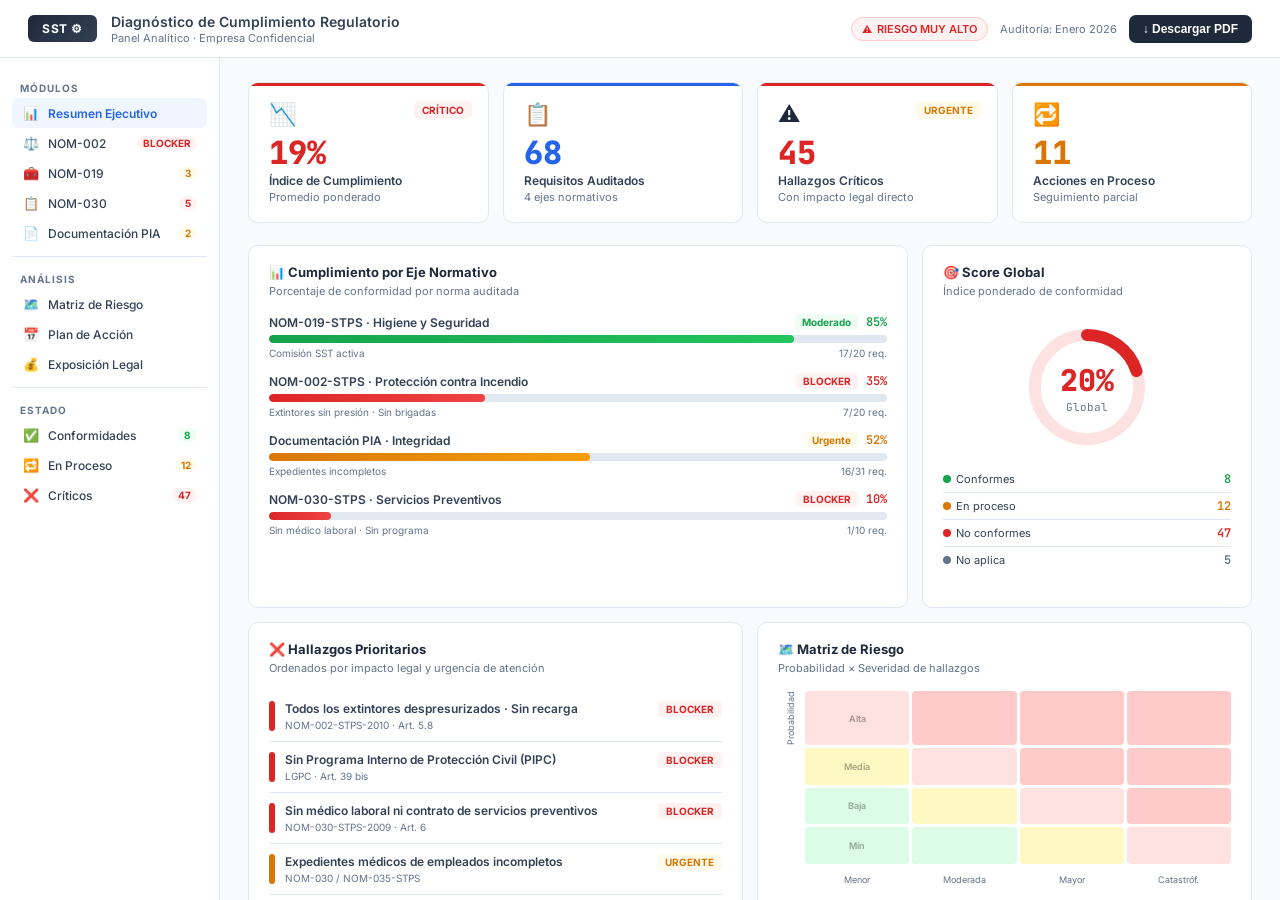
<file: DIGITAL CODE/demos/auditoria-sst.html>
<!DOCTYPE html>
<html lang="es">
<head>
<meta charset="UTF-8">
<meta name="viewport" content="width=device-width, initial-scale=1.0">
<title>Diagnóstico SST — Panel de Cumplimiento Regulatorio</title>
<link href="https://fonts.googleapis.com/css2?family=Inter:wght@300;400;500;600;700;800&family=JetBrains+Mono:wght@400;600&display=swap" rel="stylesheet">
<style>
*, *::before, *::after { margin: 0; padding: 0; box-sizing: border-box; }
:root {
  --red:     #dc2626;
  --red-bg:  #fef2f2;
  --amber:   #d97706;
  --amb-bg:  #fffbeb;
  --green:   #16a34a;
  --grn-bg:  #f0fdf4;
  --blue:    #2563eb;
  --blu-bg:  #eff6ff;
  --slate:   #1e293b;
  --slate2:  #334155;
  --muted:   #64748b;
  --border:  #e2e8f0;
  --bg:      #f8fafc;
  --white:   #ffffff;
  --radius:  10px;
}
html, body { font-family: 'Inter', sans-serif; background: var(--bg); color: var(--slate); font-size: 14px; }

/* ── HEADER ── */
header {
  background: var(--white); border-bottom: 1px solid var(--border);
  padding: 0 28px; height: 58px;
  display: flex; align-items: center; justify-content: space-between;
  position: sticky; top: 0; z-index: 100;
}
.hdr-left { display: flex; align-items: center; gap: 14px; }
.hdr-badge {
  background: linear-gradient(135deg, #1e293b, #334155);
  color: white; padding: 6px 14px; border-radius: 6px;
  font-size: 12px; font-weight: 700; letter-spacing: 0.5px;
}
.hdr-title { font-size: 14px; font-weight: 600; color: var(--slate2); }
.hdr-sub { font-size: 11px; color: var(--muted); margin-top: 1px; }
.hdr-right { display: flex; align-items: center; gap: 12px; }
.hdr-tag {
  padding: 4px 10px; border-radius: 20px; font-size: 11px; font-weight: 600;
  background: var(--red-bg); color: var(--red); border: 1px solid #fecaca;
  display: flex; align-items: center; gap: 5px;
}
.hdr-tag::before { content: '⚠️'; font-size: 10px; }
.hdr-date { font-size: 11px; color: var(--muted); }
.hdr-btn {
  padding: 7px 14px; border-radius: 7px; font-size: 12px; font-weight: 600;
  cursor: pointer; border: none; background: var(--slate); color: white; transition: background 0.2s;
}
.hdr-btn:hover { background: var(--slate2); }

/* ── LAYOUT ── */
.layout { display: flex; height: calc(100vh - 58px); overflow: hidden; }

/* ── SIDEBAR ── */
.sidebar {
  width: 220px; flex-shrink: 0; background: var(--white);
  border-right: 1px solid var(--border); overflow-y: auto;
  padding: 16px 0;
}
.sb-section { padding: 0 12px; margin-bottom: 6px; }
.sb-label { font-size: 10px; font-weight: 700; text-transform: uppercase; letter-spacing: 1px; color: var(--muted); padding: 8px 8px 4px; }
.sb-item {
  display: flex; align-items: center; gap: 8px;
  padding: 7px 10px; border-radius: 7px; cursor: pointer;
  font-size: 12px; font-weight: 500; color: var(--slate2);
  transition: background 0.15s;
}
.sb-item:hover { background: var(--bg); }
.sb-item.active { background: var(--blu-bg); color: var(--blue); font-weight: 600; }
.sb-icon { width: 18px; text-align: center; font-size: 13px; }
.sb-badge {
  margin-left: auto; padding: 1px 6px; border-radius: 10px;
  font-size: 10px; font-weight: 700; background: var(--red-bg); color: var(--red);
}
.sb-badge.amb { background: var(--amb-bg); color: var(--amber); }
.sb-badge.grn { background: var(--grn-bg); color: var(--green); }
.sb-divider { height: 1px; background: var(--border); margin: 8px 12px; }

/* ── MAIN ── */
main { flex: 1; overflow-y: auto; padding: 24px 28px; }

/* ── KPI GRID ── */
.kpi-grid { display: grid; grid-template-columns: repeat(4, 1fr); gap: 14px; margin-bottom: 22px; }
.kpi {
  background: var(--white); border: 1px solid var(--border); border-radius: var(--radius);
  padding: 18px 20px; position: relative; overflow: hidden;
}
.kpi::before { content: ''; position: absolute; top: 0; left: 0; right: 0; height: 3px; }
.kpi.red::before   { background: var(--red); }
.kpi.amber::before { background: var(--amber); }
.kpi.blue::before  { background: var(--blue); }
.kpi.green::before { background: var(--green); }
.kpi-icon { font-size: 22px; margin-bottom: 10px; }
.kpi-value { font-size: 32px; font-weight: 800; line-height: 1; margin-bottom: 4px; font-family: 'JetBrains Mono', monospace; }
.kpi-value.red   { color: var(--red); }
.kpi-value.amber { color: var(--amber); }
.kpi-value.blue  { color: var(--blue); }
.kpi-value.green { color: var(--green); }
.kpi-label { font-size: 12px; font-weight: 600; color: var(--slate2); margin-bottom: 2px; }
.kpi-sub { font-size: 11px; color: var(--muted); }
.kpi-risk {
  position: absolute; top: 18px; right: 16px;
  padding: 3px 8px; border-radius: 5px; font-size: 10px; font-weight: 700;
}
.kpi-risk.red   { background: var(--red-bg); color: var(--red); }
.kpi-risk.amber { background: var(--amb-bg); color: var(--amber); }

/* ── TWO-COL ── */
.row2 { display: grid; grid-template-columns: 1fr 1fr; gap: 14px; margin-bottom: 14px; }
.row3 { display: grid; grid-template-columns: 2fr 1fr; gap: 14px; margin-bottom: 14px; }

.card {
  background: var(--white); border: 1px solid var(--border); border-radius: var(--radius);
  padding: 18px 20px;
}
.card-title { font-size: 13px; font-weight: 700; color: var(--slate); margin-bottom: 4px; display: flex; align-items: center; gap: 7px; }
.card-sub { font-size: 11px; color: var(--muted); margin-bottom: 16px; }

/* compliance bars */
.norm-row { margin-bottom: 14px; }
.norm-header { display: flex; align-items: center; justify-content: space-between; margin-bottom: 5px; }
.norm-name { font-size: 12px; font-weight: 600; color: var(--slate2); }
.norm-pct { font-family: 'JetBrains Mono', monospace; font-size: 12px; font-weight: 600; }
.norm-pct.red   { color: var(--red); }
.norm-pct.amber { color: var(--amber); }
.norm-pct.green { color: var(--green); }
.norm-track { height: 8px; background: var(--border); border-radius: 4px; overflow: hidden; position: relative; }
.norm-fill { height: 100%; border-radius: 4px; transition: width 1.2s cubic-bezier(.22,.61,.36,1); }
.norm-fill.red   { background: linear-gradient(90deg, var(--red), #ef4444); }
.norm-fill.amber { background: linear-gradient(90deg, var(--amber), #f59e0b); }
.norm-fill.green { background: linear-gradient(90deg, var(--green), #22c55e); }
.norm-meta { display: flex; justify-content: space-between; margin-top: 4px; }
.norm-meta span { font-size: 10px; color: var(--muted); }
.norm-badge { padding: 2px 7px; border-radius: 4px; font-size: 10px; font-weight: 700; }
.norm-badge.blocker { background: var(--red-bg); color: var(--red); }
.norm-badge.urgente { background: var(--amb-bg); color: var(--amber); }
.norm-badge.ok      { background: var(--grn-bg); color: var(--green); }

/* score ring */
.score-ring-wrap { display: flex; flex-direction: column; align-items: center; padding: 8px 0 16px; }
.score-ring { position: relative; width: 130px; height: 130px; margin-bottom: 14px; }
.score-ring svg { transform: rotate(-90deg); }
.score-ring-val {
  position: absolute; inset: 0; display: flex; flex-direction: column; align-items: center; justify-content: center;
  font-family: 'JetBrains Mono', monospace;
}
.score-ring-val .num { font-size: 30px; font-weight: 800; color: var(--red); }
.score-ring-val .denom { font-size: 11px; color: var(--muted); }
.score-legend { width: 100%; }
.legend-row { display: flex; align-items: center; justify-content: space-between; padding: 5px 0; border-bottom: 1px solid var(--border); font-size: 11px; }
.legend-row:last-child { border-bottom: none; }
.legend-dot { width: 8px; height: 8px; border-radius: 50%; margin-right: 5px; flex-shrink: 0; }
.legend-label { display: flex; align-items: center; color: var(--slate2); }
.legend-val { font-family: 'JetBrains Mono', monospace; font-weight: 600; font-size: 12px; }

/* risk matrix */
.matrix-grid {
  display: grid; grid-template-columns: 24px 1fr 1fr 1fr 1fr;
  grid-template-rows: 1fr 1fr 1fr 1fr 24px;
  gap: 3px; height: 200px;
}
.mat-cell {
  border-radius: 4px; display: flex; align-items: center; justify-content: center;
  font-size: 9px; font-weight: 600; color: rgba(0,0,0,0.35);
  position: relative;
}
.mat-label { font-size: 9px; color: var(--muted); display: flex; align-items: center; justify-content: center; writing-mode: vertical-rl; text-orientation: mixed; transform: rotate(180deg); }
.mat-label-b { font-size: 9px; color: var(--muted); display: flex; align-items: center; justify-content: center; }
.m-low    { background: #dcfce7; }
.m-mod    { background: #fef9c3; }
.m-high   { background: #fee2e2; }
.m-crit   { background: #fecaca; }
.m-blank  { background: transparent; }
.mat-dot  { width: 14px; height: 14px; border-radius: 50%; position: absolute; border: 2px solid white; box-shadow: 0 1px 4px rgba(0,0,0,0.2); font-size: 8px; color: white; display: flex; align-items: center; justify-content: center; font-weight: 700; cursor: default; }
.mat-dot:hover::after { content: attr(title); position: absolute; bottom: 110%; left: 50%; transform: translateX(-50%); background: var(--slate); color: white; padding: 4px 8px; border-radius: 4px; font-size: 10px; white-space: nowrap; z-index: 10; }

/* hallazgos list */
.hallazgo-item {
  display: flex; gap: 10px; padding: 10px 0;
  border-bottom: 1px solid var(--border);
}
.hallazgo-item:last-child { border-bottom: none; }
.h-sev { width: 6px; border-radius: 3px; flex-shrink: 0; }
.h-sev.red   { background: var(--red); }
.h-sev.amber { background: var(--amber); }
.h-sev.green { background: var(--green); }
.h-body { flex: 1; }
.h-title { font-size: 12px; font-weight: 600; color: var(--slate2); margin-bottom: 3px; }
.h-norm { font-size: 10px; color: var(--muted); }
.h-chip {
  padding: 2px 8px; border-radius: 4px; font-size: 10px; font-weight: 700;
  align-self: flex-start; white-space: nowrap; flex-shrink: 0;
}
.h-chip.blocker { background: var(--red-bg); color: var(--red); }
.h-chip.urgente { background: var(--amb-bg); color: var(--amber); }
.h-chip.proceso { background: var(--blu-bg); color: var(--blue); }

/* timeline */
.timeline-item { display: flex; gap: 14px; padding-bottom: 18px; position: relative; }
.timeline-item:not(:last-child)::before { content: ''; position: absolute; left: 15px; top: 30px; bottom: 0; width: 1px; background: var(--border); }
.tl-dot { width: 30px; height: 30px; border-radius: 50%; display: flex; align-items: center; justify-content: center; font-size: 13px; flex-shrink: 0; border: 2px solid; }
.tl-dot.done  { background: var(--grn-bg); border-color: var(--green); }
.tl-dot.active{ background: var(--blu-bg); border-color: var(--blue); animation: pulse-tl 1.5s infinite; }
.tl-dot.pend  { background: var(--bg); border-color: var(--border); }
@keyframes pulse-tl { 0%,100%{box-shadow:0 0 0 0 rgba(37,99,235,0.3)} 50%{box-shadow:0 0 0 6px rgba(37,99,235,0)} }
.tl-content { flex: 1; }
.tl-name { font-size: 12px; font-weight: 600; color: var(--slate2); }
.tl-desc { font-size: 11px; color: var(--muted); margin-top: 2px; }
.tl-date { font-size: 10px; font-family: 'JetBrains Mono', monospace; color: var(--muted); margin-top: 4px; }

/* exposure card */
.exposure-item { display: flex; justify-content: space-between; align-items: center; padding: 8px 0; border-bottom: 1px solid var(--border); }
.exposure-item:last-child { border-bottom: none; }
.exp-norm { font-size: 12px; font-weight: 500; color: var(--slate2); }
.exp-range { font-family: 'JetBrains Mono', monospace; font-size: 11px; color: var(--red); font-weight: 600; }
.exposure-total { margin-top: 12px; padding: 10px 14px; border-radius: 7px; background: var(--red-bg); border: 1px solid #fecaca; display: flex; justify-content: space-between; align-items: center; }
.exp-total-label { font-size: 12px; font-weight: 700; color: var(--red); }
.exp-total-val { font-family: 'JetBrains Mono', monospace; font-size: 14px; font-weight: 800; color: var(--red); }
</style>
</head>
<body>

<!-- HEADER -->
<header>
  <div class="hdr-left">
    <div class="hdr-badge">SST ⚙</div>
    <div>
      <div class="hdr-title">Diagnóstico de Cumplimiento Regulatorio</div>
      <div class="hdr-sub">Panel Analítico · Empresa Confidencial</div>
    </div>
  </div>
  <div class="hdr-right">
    <div class="hdr-tag">RIESGO MUY ALTO</div>
    <div class="hdr-date">Auditoría: Enero 2026</div>
    <button class="hdr-btn">↓ Descargar PDF</button>
  </div>
</header>

<div class="layout">

  <!-- SIDEBAR -->
  <aside class="sidebar">
    <div class="sb-section">
      <div class="sb-label">Módulos</div>
      <div class="sb-item active"><span class="sb-icon">📊</span> Resumen Ejecutivo</div>
      <div class="sb-item"><span class="sb-icon">⚖️</span> NOM-002 <span class="sb-badge">BLOCKER</span></div>
      <div class="sb-item"><span class="sb-icon">🧰</span> NOM-019 <span class="sb-badge amb">3</span></div>
      <div class="sb-item"><span class="sb-icon">📋</span> NOM-030 <span class="sb-badge">5</span></div>
      <div class="sb-item"><span class="sb-icon">📄</span> Documentación PIA <span class="sb-badge amb">2</span></div>
    </div>
    <div class="sb-divider"></div>
    <div class="sb-section">
      <div class="sb-label">Análisis</div>
      <div class="sb-item"><span class="sb-icon">🗺️</span> Matriz de Riesgo</div>
      <div class="sb-item"><span class="sb-icon">📅</span> Plan de Acción</div>
      <div class="sb-item"><span class="sb-icon">💰</span> Exposición Legal</div>
    </div>
    <div class="sb-divider"></div>
    <div class="sb-section">
      <div class="sb-label">Estado</div>
      <div class="sb-item"><span class="sb-icon">✅</span> Conformidades <span class="sb-badge grn">8</span></div>
      <div class="sb-item"><span class="sb-icon">🔁</span> En Proceso <span class="sb-badge amb">12</span></div>
      <div class="sb-item"><span class="sb-icon">❌</span> Críticos <span class="sb-badge">47</span></div>
    </div>
  </aside>

  <!-- MAIN -->
  <main>

    <!-- KPIs -->
    <div class="kpi-grid">
      <div class="kpi red">
        <div class="kpi-icon">📉</div>
        <div class="kpi-value red" id="k1">0%</div>
        <div class="kpi-label">Índice de Cumplimiento</div>
        <div class="kpi-sub">Promedio ponderado</div>
        <div class="kpi-risk red">CRÍTICO</div>
      </div>
      <div class="kpi blue">
        <div class="kpi-icon">📋</div>
        <div class="kpi-value blue" id="k2">0</div>
        <div class="kpi-label">Requisitos Auditados</div>
        <div class="kpi-sub">4 ejes normativos</div>
      </div>
      <div class="kpi red">
        <div class="kpi-icon">⚠️</div>
        <div class="kpi-value red" id="k3">0</div>
        <div class="kpi-label">Hallazgos Críticos</div>
        <div class="kpi-sub">Con impacto legal directo</div>
        <div class="kpi-risk amber">URGENTE</div>
      </div>
      <div class="kpi amber">
        <div class="kpi-icon">🔁</div>
        <div class="kpi-value amber" id="k4">0</div>
        <div class="kpi-label">Acciones en Proceso</div>
        <div class="kpi-sub">Seguimiento parcial</div>
      </div>
    </div>

    <!-- ROW: Compliance bars + Score ring -->
    <div class="row3">
      <div class="card">
        <div class="card-title">📊 Cumplimiento por Eje Normativo</div>
        <div class="card-sub">Porcentaje de conformidad por norma auditada</div>
        <div class="norm-row">
          <div class="norm-header">
            <span class="norm-name">NOM-019-STPS · Higiene y Seguridad</span>
            <div style="display:flex;align-items:center;gap:8px">
              <span class="norm-badge ok">Moderado</span>
              <span class="norm-pct green">85%</span>
            </div>
          </div>
          <div class="norm-track"><div class="norm-fill green" id="b1" style="width:0%"></div></div>
          <div class="norm-meta"><span>Comisión SST activa</span><span>17/20 req.</span></div>
        </div>
        <div class="norm-row">
          <div class="norm-header">
            <span class="norm-name">NOM-002-STPS · Protección contra Incendio</span>
            <div style="display:flex;align-items:center;gap:8px">
              <span class="norm-badge blocker">BLOCKER</span>
              <span class="norm-pct red">35%</span>
            </div>
          </div>
          <div class="norm-track"><div class="norm-fill red" id="b2" style="width:0%"></div></div>
          <div class="norm-meta"><span>Extintores sin presión · Sin brigadas</span><span>7/20 req.</span></div>
        </div>
        <div class="norm-row">
          <div class="norm-header">
            <span class="norm-name">Documentación PIA · Integridad</span>
            <div style="display:flex;align-items:center;gap:8px">
              <span class="norm-badge urgente">Urgente</span>
              <span class="norm-pct amber">52%</span>
            </div>
          </div>
          <div class="norm-track"><div class="norm-fill amber" id="b3" style="width:0%"></div></div>
          <div class="norm-meta"><span>Expedientes incompletos</span><span>16/31 req.</span></div>
        </div>
        <div class="norm-row">
          <div class="norm-header">
            <span class="norm-name">NOM-030-STPS · Servicios Preventivos</span>
            <div style="display:flex;align-items:center;gap:8px">
              <span class="norm-badge blocker">BLOCKER</span>
              <span class="norm-pct red">10%</span>
            </div>
          </div>
          <div class="norm-track"><div class="norm-fill red" id="b4" style="width:0%"></div></div>
          <div class="norm-meta"><span>Sin médico laboral · Sin programa</span><span>1/10 req.</span></div>
        </div>
      </div>

      <div class="card" style="display:flex;flex-direction:column">
        <div class="card-title">🎯 Score Global</div>
        <div class="card-sub">Índice ponderado de conformidad</div>
        <div class="score-ring-wrap">
          <div class="score-ring">
            <svg width="130" height="130" viewBox="0 0 130 130">
              <circle cx="65" cy="65" r="52" fill="none" stroke="#fee2e2" stroke-width="12"/>
              <circle cx="65" cy="65" r="52" fill="none" stroke="#dc2626" stroke-width="12"
                stroke-dasharray="326.7" stroke-dashoffset="261.4"
                stroke-linecap="round"/>
            </svg>
            <div class="score-ring-val">
              <span class="num">20%</span>
              <span class="denom">Global</span>
            </div>
          </div>
          <div class="score-legend">
            <div class="legend-row">
              <div class="legend-label"><div class="legend-dot" style="background:var(--green)"></div>Conformes</div>
              <div class="legend-val" style="color:var(--green)">8</div>
            </div>
            <div class="legend-row">
              <div class="legend-label"><div class="legend-dot" style="background:var(--amber)"></div>En proceso</div>
              <div class="legend-val" style="color:var(--amber)">12</div>
            </div>
            <div class="legend-row">
              <div class="legend-label"><div class="legend-dot" style="background:var(--red)"></div>No conformes</div>
              <div class="legend-val" style="color:var(--red)">47</div>
            </div>
            <div class="legend-row">
              <div class="legend-label"><div class="legend-dot" style="background:var(--muted)"></div>No aplica</div>
              <div class="legend-val" style="color:var(--muted)">5</div>
            </div>
          </div>
        </div>
      </div>
    </div>

    <!-- ROW: Hallazgos + Matriz riesgo -->
    <div class="row2">
      <div class="card">
        <div class="card-title">❌ Hallazgos Prioritarios</div>
        <div class="card-sub">Ordenados por impacto legal y urgencia de atención</div>
        <div class="hallazgo-item">
          <div class="h-sev red"></div>
          <div class="h-body">
            <div class="h-title">Todos los extintores despresurizados · Sin recarga</div>
            <div class="h-norm">NOM-002-STPS-2010 · Art. 5.8</div>
          </div>
          <div class="h-chip blocker">BLOCKER</div>
        </div>
        <div class="hallazgo-item">
          <div class="h-sev red"></div>
          <div class="h-body">
            <div class="h-title">Sin Programa Interno de Protección Civil (PIPC)</div>
            <div class="h-norm">LGPC · Art. 39 bis</div>
          </div>
          <div class="h-chip blocker">BLOCKER</div>
        </div>
        <div class="hallazgo-item">
          <div class="h-sev red"></div>
          <div class="h-body">
            <div class="h-title">Sin médico laboral ni contrato de servicios preventivos</div>
            <div class="h-norm">NOM-030-STPS-2009 · Art. 6</div>
          </div>
          <div class="h-chip blocker">BLOCKER</div>
        </div>
        <div class="hallazgo-item">
          <div class="h-sev amber"></div>
          <div class="h-body">
            <div class="h-title">Expedientes médicos de empleados incompletos</div>
            <div class="h-norm">NOM-030 / NOM-035-STPS</div>
          </div>
          <div class="h-chip urgente">URGENTE</div>
        </div>
        <div class="hallazgo-item">
          <div class="h-sev amber"></div>
          <div class="h-body">
            <div class="h-title">Sin señalética específica de EPP en laboratorio</div>
            <div class="h-norm">NOM-026-STPS-2008</div>
          </div>
          <div class="h-chip proceso">EN PROCESO</div>
        </div>
      </div>

      <div class="card">
        <div class="card-title">🗺️ Matriz de Riesgo</div>
        <div class="card-sub">Probabilidad × Severidad de hallazgos</div>
        <div class="matrix-grid" id="matrix">
          <!-- Row 4 (high prob) -->
          <div class="mat-label">Probabilidad</div>
          <div class="mat-cell m-high">Alta</div>
          <div class="mat-cell m-crit"></div>
          <div class="mat-cell m-crit"></div>
          <div class="mat-cell m-crit"></div>
          <!-- Row 3 -->
          <div></div>
          <div class="mat-cell m-mod">Media</div>
          <div class="mat-cell m-high"></div>
          <div class="mat-cell m-crit"></div>
          <div class="mat-cell m-crit"></div>
          <!-- Row 2 -->
          <div></div>
          <div class="mat-cell m-low">Baja</div>
          <div class="mat-cell m-mod"></div>
          <div class="mat-cell m-high"></div>
          <div class="mat-cell m-crit"></div>
          <!-- Row 1 -->
          <div></div>
          <div class="mat-cell m-low">Mín</div>
          <div class="mat-cell m-low"></div>
          <div class="mat-cell m-mod"></div>
          <div class="mat-cell m-high"></div>
          <!-- X labels -->
          <div></div>
          <div class="mat-label-b">Menor</div>
          <div class="mat-label-b">Moderada</div>
          <div class="mat-label-b">Mayor</div>
          <div class="mat-label-b">Catastróf.</div>
        </div>
        <!-- Dots positioned via JS -->
        <div style="font-size:10px;color:var(--muted);margin-top:8px;text-align:center">Severidad →</div>
      </div>
    </div>

    <!-- ROW: Timeline + Exposición -->
    <div class="row2">
      <div class="card">
        <div class="card-title">📅 Plan de Acción</div>
        <div class="card-sub">Hoja de ruta de remediación post-auditoría</div>
        <div class="timeline-item">
          <div class="tl-dot done">✓</div>
          <div class="tl-content">
            <div class="tl-name">Auditoría inicial completada</div>
            <div class="tl-desc">72 requisitos evaluados · 4 ejes normativos</div>
            <div class="tl-date">Semana 1 · Completado</div>
          </div>
        </div>
        <div class="timeline-item">
          <div class="tl-dot active">→</div>
          <div class="tl-content">
            <div class="tl-name">Entrega del informe ejecutivo</div>
            <div class="tl-desc">Dashboard + PDF con hallazgos y recomendaciones</div>
            <div class="tl-date">Semana 2 · En Progreso</div>
          </div>
        </div>
        <div class="timeline-item">
          <div class="tl-dot pend">3</div>
          <div class="tl-content">
            <div class="tl-name">Remediación de hallazgos BLOCKER</div>
            <div class="tl-desc">Extintores, PIPC, médico laboral</div>
            <div class="tl-date">Semana 3–4 · Pendiente</div>
          </div>
        </div>
        <div class="timeline-item">
          <div class="tl-dot pend">4</div>
          <div class="tl-content">
            <div class="tl-name">Auditoría de verificación</div>
            <div class="tl-desc">Confirmación de cierre de no conformidades</div>
            <div class="tl-date">Semana 6 · Pendiente</div>
          </div>
        </div>
      </div>

      <div class="card">
        <div class="card-title">💰 Exposición Legal Estimada</div>
        <div class="card-sub">Multas potenciales por incumplimiento activo</div>
        <div class="exposure-item">
          <span class="exp-norm">NOM-002 (Incendio)</span>
          <span class="exp-range">$250k – $1,000k</span>
        </div>
        <div class="exposure-item">
          <span class="exp-norm">NOM-030 (Servicios prev.)</span>
          <span class="exp-range">$250k – $1,000k</span>
        </div>
        <div class="exposure-item">
          <span class="exp-norm">Documentación PIA</span>
          <span class="exp-range">$50k – $500k</span>
        </div>
        <div class="exposure-item">
          <span class="exp-norm">NOM-019 (Parcial)</span>
          <span class="exp-range">$30k – $200k</span>
        </div>
        <div class="exposure-item">
          <span class="exp-norm">Suspensión de actividades</span>
          <span class="exp-range">Riesgo alto</span>
        </div>
        <div class="exposure-total">
          <span class="exp-total-label">Exposición total estimada</span>
          <span class="exp-total-val">≤ $2.7M MXN</span>
        </div>
      </div>
    </div>

  </main>
</div>

<script>
// Animate KPI counters
function animateCount(id, target, suffix='', duration=1200) {
  const el = document.getElementById(id);
  let start = 0, startTime = null;
  function step(ts) {
    if (!startTime) startTime = ts;
    const progress = Math.min((ts - startTime) / duration, 1);
    const ease = 1 - Math.pow(1 - progress, 3);
    el.textContent = Math.round(ease * target) + suffix;
    if (progress < 1) requestAnimationFrame(step);
  }
  requestAnimationFrame(step);
}

// Animate bars
function animateBar(id, pct, delay=0) {
  setTimeout(() => {
    const el = document.getElementById(id);
    if (el) el.style.width = pct + '%';
  }, delay);
}

window.addEventListener('load', () => {
  setTimeout(() => {
    animateCount('k1', 20, '%');
    animateCount('k2', 72);
    animateCount('k3', 47);
    animateCount('k4', 12);
    animateBar('b1', 85, 200);
    animateBar('b2', 35, 350);
    animateBar('b3', 52, 500);
    animateBar('b4', 10, 650);
  }, 300);
});
</script>
</body>
</html>
</file>
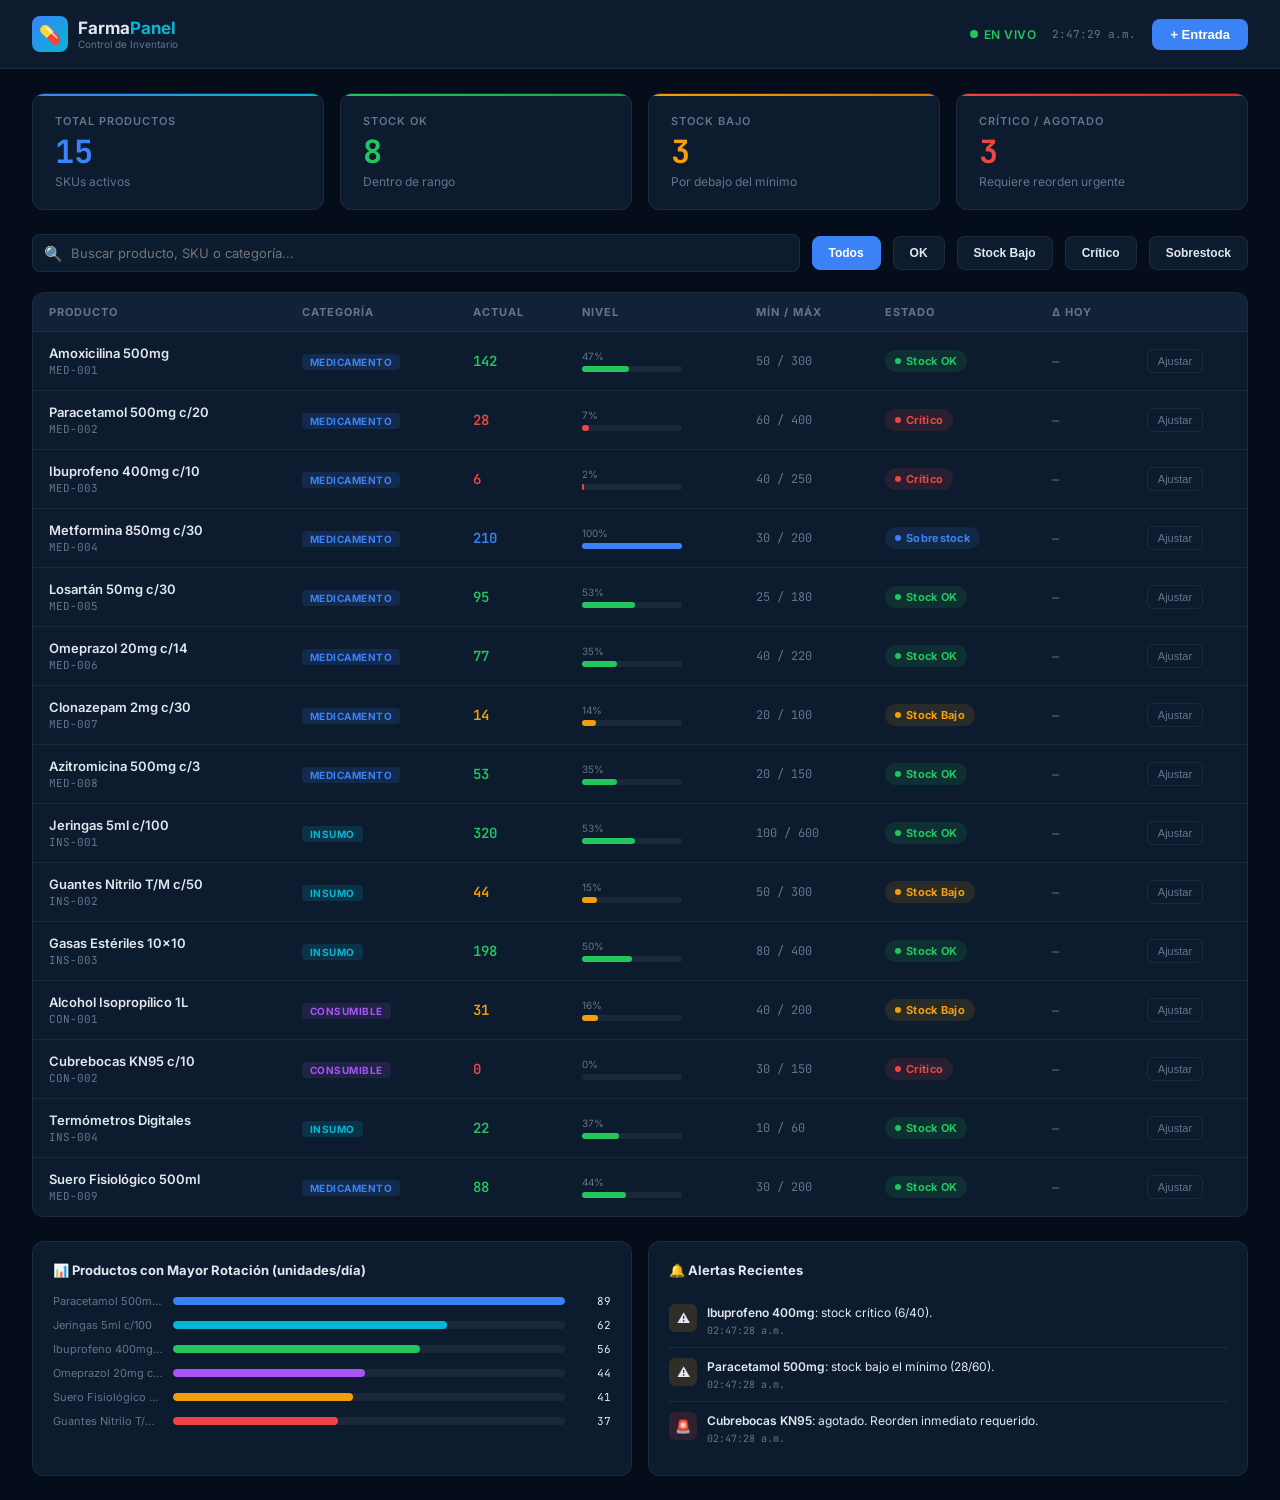
<file: DIGITAL CODE/demos/farma-dashboard.html>
<!DOCTYPE html>
<html lang="es">
<head>
<meta charset="UTF-8">
<meta name="viewport" content="width=device-width, initial-scale=1.0">
<title>FarmaPanel — Control de Inventario en Tiempo Real</title>
<link href="https://fonts.googleapis.com/css2?family=Inter:wght@300;400;500;600;700&family=JetBrains+Mono:wght@400;600&display=swap" rel="stylesheet">
<style>
*, *::before, *::after { margin: 0; padding: 0; box-sizing: border-box; }
:root {
  --bg:       #050c1a;
  --surface:  #0d1b2e;
  --surface2: #112236;
  --border:   rgba(255,255,255,0.07);
  --blue:     #3b82f6;
  --cyan:     #06b6d4;
  --green:    #22c55e;
  --yellow:   #f59e0b;
  --red:      #ef4444;
  --text:     #e2e8f0;
  --muted:    #64748b;
  --radius:   12px;
}
html { scroll-behavior: smooth; }
body { font-family: 'Inter', sans-serif; background: var(--bg); color: var(--text); min-height: 100vh; overflow-x: hidden; }

/* ── HEADER ── */
header {
  display: flex; align-items: center; justify-content: space-between;
  padding: 16px 32px;
  background: var(--surface);
  border-bottom: 1px solid var(--border);
  position: sticky; top: 0; z-index: 100;
  backdrop-filter: blur(20px);
}
.logo { display: flex; align-items: center; gap: 10px; }
.logo-icon { width: 36px; height: 36px; background: linear-gradient(135deg,#3b82f6,#06b6d4); border-radius: 8px; display: flex; align-items: center; justify-content: center; font-size: 18px; }
.logo-name { font-weight: 700; font-size: 17px; }
.logo-name span { color: var(--cyan); }
.header-right { display: flex; align-items: center; gap: 16px; }
.status-badge { display: flex; align-items: center; gap: 6px; font-size: 12px; color: var(--green); font-weight: 600; letter-spacing: 0.5px; }
.pulse { width: 8px; height: 8px; border-radius: 50%; background: var(--green); animation: pulse 1.5s infinite; }
@keyframes pulse { 0%,100% { box-shadow: 0 0 0 0 rgba(34,197,94,0.4); } 50% { box-shadow: 0 0 0 6px rgba(34,197,94,0); } }
.timestamp { font-family: 'JetBrains Mono', monospace; font-size: 11px; color: var(--muted); }
.btn { padding: 8px 18px; border-radius: 8px; font-size: 13px; font-weight: 600; cursor: pointer; border: none; transition: all 0.2s; }
.btn-primary { background: var(--blue); color: white; }
.btn-primary:hover { background: #2563eb; transform: translateY(-1px); }

/* ── MAIN LAYOUT ── */
main { padding: 24px 32px; max-width: 1400px; margin: 0 auto; }

/* ── KPI CARDS ── */
.kpi-grid { display: grid; grid-template-columns: repeat(4, 1fr); gap: 16px; margin-bottom: 24px; }
.kpi-card {
  background: var(--surface); border: 1px solid var(--border);
  border-radius: var(--radius); padding: 20px 22px;
  position: relative; overflow: hidden;
  transition: transform 0.2s, border-color 0.2s;
}
.kpi-card:hover { transform: translateY(-2px); border-color: rgba(59,130,246,0.3); }
.kpi-card::before { content: ''; position: absolute; top: 0; left: 0; right: 0; height: 2px; }
.kpi-card.blue::before { background: linear-gradient(90deg, var(--blue), var(--cyan)); }
.kpi-card.green::before { background: linear-gradient(90deg, var(--green), #16a34a); }
.kpi-card.yellow::before { background: linear-gradient(90deg, var(--yellow), #d97706); }
.kpi-card.red::before { background: linear-gradient(90deg, var(--red), #dc2626); }
.kpi-label { font-size: 11px; font-weight: 600; text-transform: uppercase; letter-spacing: 1px; color: var(--muted); margin-bottom: 8px; }
.kpi-value { font-size: 32px; font-weight: 700; font-family: 'JetBrains Mono', monospace; line-height: 1; margin-bottom: 6px; }
.kpi-value.blue { color: var(--blue); }
.kpi-value.green { color: var(--green); }
.kpi-value.yellow { color: var(--yellow); }
.kpi-value.red { color: var(--red); }
.kpi-sub { font-size: 12px; color: var(--muted); }

/* ── TOOLBAR ── */
.toolbar { display: flex; align-items: center; gap: 12px; margin-bottom: 20px; flex-wrap: wrap; }
.search-wrap { position: relative; flex: 1; min-width: 200px; }
.search-wrap input {
  width: 100%; padding: 10px 14px 10px 38px;
  background: var(--surface); border: 1px solid var(--border);
  border-radius: 8px; color: var(--text); font-size: 13px; font-family: 'Inter', sans-serif;
  outline: none; transition: border-color 0.2s;
}
.search-wrap input:focus { border-color: var(--blue); }
.search-icon { position: absolute; left: 12px; top: 50%; transform: translateY(-50%); color: var(--muted); font-size: 15px; }
.filter-btn { padding: 9px 16px; border-radius: 8px; background: var(--surface); border: 1px solid var(--border); color: var(--text); font-size: 12px; font-weight: 600; cursor: pointer; transition: all 0.2s; }
.filter-btn:hover, .filter-btn.active { background: var(--blue); border-color: var(--blue); color: white; }

/* ── TABLE ── */
.table-wrap { background: var(--surface); border: 1px solid var(--border); border-radius: var(--radius); overflow: hidden; }
table { width: 100%; border-collapse: collapse; }
thead th {
  padding: 12px 16px; text-align: left; font-size: 11px; font-weight: 700;
  text-transform: uppercase; letter-spacing: 1px; color: var(--muted);
  background: var(--surface2); border-bottom: 1px solid var(--border);
  white-space: nowrap;
}
tbody tr { border-bottom: 1px solid var(--border); transition: background 0.15s; }
tbody tr:last-child { border-bottom: none; }
tbody tr:hover { background: rgba(59,130,246,0.04); }
td { padding: 13px 16px; font-size: 13px; vertical-align: middle; }
.product-name { font-weight: 600; color: var(--text); }
.product-sku { font-family: 'JetBrains Mono', monospace; font-size: 11px; color: var(--muted); margin-top: 2px; }
.cat-badge { display: inline-block; padding: 2px 8px; border-radius: 4px; font-size: 10px; font-weight: 700; letter-spacing: 0.5px; text-transform: uppercase; }
.cat-medicamento { background: rgba(59,130,246,0.15); color: var(--blue); }
.cat-insumo { background: rgba(6,182,212,0.15); color: var(--cyan); }
.cat-consumible { background: rgba(168,85,247,0.12); color: #a855f7; }

.stock-cell { font-family: 'JetBrains Mono', monospace; font-weight: 600; font-size: 14px; }

/* progress bar */
.bar-wrap { width: 100px; background: rgba(255,255,255,0.06); border-radius: 4px; height: 6px; margin-top: 4px; }
.bar-fill { height: 6px; border-radius: 4px; transition: width 0.6s ease; }

.status-pill { display: inline-flex; align-items: center; gap: 5px; padding: 4px 10px; border-radius: 20px; font-size: 11px; font-weight: 700; letter-spacing: 0.3px; }
.status-ok   { background: rgba(34,197,94,0.12);  color: var(--green); }
.status-low  { background: rgba(245,158,11,0.12); color: var(--yellow); }
.status-crit { background: rgba(239,68,68,0.12);  color: var(--red); }
.status-over { background: rgba(59,130,246,0.12); color: var(--blue); }
.dot { width: 6px; height: 6px; border-radius: 50%; }
.dot-ok   { background: var(--green); }
.dot-low  { background: var(--yellow); }
.dot-crit { background: var(--red); animation: pulse 1s infinite; }
.dot-over { background: var(--blue); }

.delta { font-size: 12px; font-family: 'JetBrains Mono', monospace; }
.delta-up   { color: var(--green); }
.delta-down { color: var(--red); }
.delta-none { color: var(--muted); }

.action-btn { background: none; border: 1px solid var(--border); border-radius: 6px; color: var(--muted); padding: 5px 10px; font-size: 11px; cursor: pointer; transition: all 0.2s; }
.action-btn:hover { border-color: var(--blue); color: var(--blue); }

/* ── BOTTOM CHARTS ROW ── */
.bottom-grid { display: grid; grid-template-columns: 1fr 1fr; gap: 16px; margin-top: 24px; }
.chart-card { background: var(--surface); border: 1px solid var(--border); border-radius: var(--radius); padding: 20px; }
.chart-title { font-size: 13px; font-weight: 700; margin-bottom: 16px; color: var(--text); }
.mini-bar-row { display: flex; align-items: center; gap: 10px; margin-bottom: 10px; }
.mini-bar-label { font-size: 11px; color: var(--muted); width: 110px; white-space: nowrap; overflow: hidden; text-overflow: ellipsis; }
.mini-bar-track { flex: 1; height: 8px; background: rgba(255,255,255,0.06); border-radius: 4px; overflow: hidden; }
.mini-bar-fill { height: 100%; border-radius: 4px; transition: width 0.8s ease; }
.mini-bar-val { font-size: 11px; font-family: 'JetBrains Mono', monospace; color: var(--text); width: 36px; text-align: right; }

/* alert feed */
.alert-item { display: flex; align-items: flex-start; gap: 10px; padding: 10px 0; border-bottom: 1px solid var(--border); }
.alert-item:last-child { border-bottom: none; }
.alert-icon { width: 28px; height: 28px; border-radius: 6px; display: flex; align-items: center; justify-content: center; font-size: 13px; flex-shrink: 0; }
.alert-icon.red    { background: rgba(239,68,68,0.15); }
.alert-icon.yellow { background: rgba(245,158,11,0.15); }
.alert-icon.green  { background: rgba(34,197,94,0.15); }
.alert-text { font-size: 12px; line-height: 1.5; }
.alert-text strong { color: var(--text); font-weight: 600; }
.alert-time { font-family: 'JetBrains Mono', monospace; font-size: 10px; color: var(--muted); margin-top: 2px; }
</style>
</head>
<body>

<header>
  <div class="logo">
    <div class="logo-icon">💊</div>
    <div>
      <div class="logo-name">Farma<span>Panel</span></div>
      <div style="font-size:10px;color:var(--muted)">Control de Inventario</div>
    </div>
  </div>
  <div class="header-right">
    <div class="status-badge"><div class="pulse"></div>EN VIVO</div>
    <div class="timestamp" id="clock">--:--:--</div>
    <button class="btn btn-primary">+ Entrada</button>
  </div>
</header>

<main>

  <!-- KPIs -->
  <div class="kpi-grid">
    <div class="kpi-card blue">
      <div class="kpi-label">Total Productos</div>
      <div class="kpi-value blue" id="kpi-total">--</div>
      <div class="kpi-sub">SKUs activos</div>
    </div>
    <div class="kpi-card green">
      <div class="kpi-label">Stock OK</div>
      <div class="kpi-value green" id="kpi-ok">--</div>
      <div class="kpi-sub">Dentro de rango</div>
    </div>
    <div class="kpi-card yellow">
      <div class="kpi-label">Stock Bajo</div>
      <div class="kpi-value yellow" id="kpi-low">--</div>
      <div class="kpi-sub">Por debajo del mínimo</div>
    </div>
    <div class="kpi-card red">
      <div class="kpi-label">Crítico / Agotado</div>
      <div class="kpi-value red" id="kpi-crit">--</div>
      <div class="kpi-sub">Requiere reorden urgente</div>
    </div>
  </div>

  <!-- TOOLBAR -->
  <div class="toolbar">
    <div class="search-wrap">
      <span class="search-icon">🔍</span>
      <input type="text" id="search" placeholder="Buscar producto, SKU o categoría...">
    </div>
    <button class="filter-btn active" data-filter="all">Todos</button>
    <button class="filter-btn" data-filter="ok">OK</button>
    <button class="filter-btn" data-filter="low">Stock Bajo</button>
    <button class="filter-btn" data-filter="crit">Crítico</button>
    <button class="filter-btn" data-filter="over">Sobrestock</button>
  </div>

  <!-- TABLE -->
  <div class="table-wrap">
    <table id="inv-table">
      <thead>
        <tr>
          <th>Producto</th>
          <th>Categoría</th>
          <th>Actual</th>
          <th>Nivel</th>
          <th>Mín / Máx</th>
          <th>Estado</th>
          <th>Δ Hoy</th>
          <th></th>
        </tr>
      </thead>
      <tbody id="table-body"></tbody>
    </table>
  </div>

  <!-- BOTTOM GRID -->
  <div class="bottom-grid">
    <div class="chart-card">
      <div class="chart-title">📊 Productos con Mayor Rotación (unidades/día)</div>
      <div id="rotation-chart"></div>
    </div>
    <div class="chart-card">
      <div class="chart-title">🔔 Alertas Recientes</div>
      <div id="alert-feed"></div>
    </div>
  </div>
</main>

<script>
const products = [
  { id: 1,  name: 'Amoxicilina 500mg',        sku: 'MED-001', cat: 'medicamento', stock: 142, min: 50,  max: 300, rotation: 34 },
  { id: 2,  name: 'Paracetamol 500mg c/20',   sku: 'MED-002', cat: 'medicamento', stock: 28,  min: 60,  max: 400, rotation: 89 },
  { id: 3,  name: 'Ibuprofeno 400mg c/10',    sku: 'MED-003', cat: 'medicamento', stock: 6,   min: 40,  max: 250, rotation: 56 },
  { id: 4,  name: 'Metformina 850mg c/30',    sku: 'MED-004', cat: 'medicamento', stock: 210, min: 30,  max: 200, rotation: 21 },
  { id: 5,  name: 'Losartán 50mg c/30',       sku: 'MED-005', cat: 'medicamento', stock: 95,  min: 25,  max: 180, rotation: 18 },
  { id: 6,  name: 'Omeprazol 20mg c/14',      sku: 'MED-006', cat: 'medicamento', stock: 77,  min: 40,  max: 220, rotation: 44 },
  { id: 7,  name: 'Clonazepam 2mg c/30',      sku: 'MED-007', cat: 'medicamento', stock: 14,  min: 20,  max: 100, rotation: 11 },
  { id: 8,  name: 'Azitromicina 500mg c/3',   sku: 'MED-008', cat: 'medicamento', stock: 53,  min: 20,  max: 150, rotation: 28 },
  { id: 9,  name: 'Jeringas 5ml c/100',       sku: 'INS-001', cat: 'insumo',      stock: 320, min: 100, max: 600, rotation: 62 },
  { id: 10, name: 'Guantes Nitrilo T/M c/50', sku: 'INS-002', cat: 'insumo',      stock: 44,  min: 50,  max: 300, rotation: 37 },
  { id: 11, name: 'Gasas Estériles 10x10',    sku: 'INS-003', cat: 'insumo',      stock: 198, min: 80,  max: 400, rotation: 29 },
  { id: 12, name: 'Alcohol Isopropílico 1L',  sku: 'CON-001', cat: 'consumible',  stock: 31,  min: 40,  max: 200, rotation: 16 },
  { id: 13, name: 'Cubrebocas KN95 c/10',     sku: 'CON-002', cat: 'consumible',  stock: 0,   min: 30,  max: 150, rotation: 20 },
  { id: 14, name: 'Termómetros Digitales',    sku: 'INS-004', cat: 'insumo',      stock: 22,  min: 10,  max: 60,  rotation: 5  },
  { id: 15, name: 'Suero Fisiológico 500ml',  sku: 'MED-009', cat: 'medicamento', stock: 88,  min: 30,  max: 200, rotation: 41 },
];

let deltas = {};
products.forEach(p => deltas[p.id] = 0);

let activeFilter = 'all';
let searchTerm = '';

function getStatus(p) {
  if (p.stock === 0) return 'crit';
  if (p.stock < p.min) return p.stock < p.min * 0.5 ? 'crit' : 'low';
  if (p.stock > p.max) return 'over';
  return 'ok';
}

function statusHTML(status) {
  const map = {
    ok:   { label: 'Stock OK',     cls: 'status-ok',   dot: 'dot-ok'   },
    low:  { label: 'Stock Bajo',   cls: 'status-low',  dot: 'dot-low'  },
    crit: { label: 'Crítico',      cls: 'status-crit', dot: 'dot-crit' },
    over: { label: 'Sobrestock',   cls: 'status-over', dot: 'dot-over' },
  };
  const s = map[status];
  return `<span class="status-pill ${s.cls}"><span class="dot ${s.dot}"></span>${s.label}</span>`;
}

function catHTML(cat) {
  const map = { medicamento: 'cat-medicamento', insumo: 'cat-insumo', consumible: 'cat-consumible' };
  return `<span class="cat-badge ${map[cat]}">${cat}</span>`;
}

function barColor(status) {
  return { ok: '#22c55e', low: '#f59e0b', crit: '#ef4444', over: '#3b82f6' }[status];
}

function barPct(p) {
  return Math.min(100, Math.round((p.stock / p.max) * 100));
}

function deltaHTML(id) {
  const d = deltas[id];
  if (d > 0) return `<span class="delta delta-up">+${d}</span>`;
  if (d < 0) return `<span class="delta delta-down">${d}</span>`;
  return `<span class="delta delta-none">—</span>`;
}

function renderTable() {
  const filtered = products.filter(p => {
    const status = getStatus(p);
    const matchFilter = activeFilter === 'all' || status === activeFilter;
    const matchSearch = p.name.toLowerCase().includes(searchTerm) ||
                        p.sku.toLowerCase().includes(searchTerm) ||
                        p.cat.includes(searchTerm);
    return matchFilter && matchSearch;
  });

  const tbody = document.getElementById('table-body');
  tbody.innerHTML = filtered.map(p => {
    const status = getStatus(p);
    const pct = barPct(p);
    return `<tr data-id="${p.id}">
      <td>
        <div class="product-name">${p.name}</div>
        <div class="product-sku">${p.sku}</div>
      </td>
      <td>${catHTML(p.cat)}</td>
      <td><span class="stock-cell" style="color:${barColor(status)}">${p.stock}</span></td>
      <td>
        <div style="font-size:10px;color:var(--muted);margin-bottom:3px">${pct}%</div>
        <div class="bar-wrap"><div class="bar-fill" style="width:${pct}%;background:${barColor(status)}"></div></div>
      </td>
      <td style="font-family:'JetBrains Mono',monospace;font-size:12px;color:var(--muted)">${p.min} / ${p.max}</td>
      <td>${statusHTML(status)}</td>
      <td>${deltaHTML(p.id)}</td>
      <td><button class="action-btn">Ajustar</button></td>
    </tr>`;
  }).join('');
}

function renderKPIs() {
  const statuses = products.map(getStatus);
  document.getElementById('kpi-total').textContent = products.length;
  document.getElementById('kpi-ok').textContent   = statuses.filter(s => s === 'ok').length;
  document.getElementById('kpi-low').textContent  = statuses.filter(s => s === 'low').length;
  document.getElementById('kpi-crit').textContent = statuses.filter(s => s === 'crit').length;
}

function renderRotation() {
  const sorted = [...products].sort((a,b) => b.rotation - a.rotation).slice(0,6);
  const maxR = sorted[0].rotation;
  const colors = ['#3b82f6','#06b6d4','#22c55e','#a855f7','#f59e0b','#ef4444'];
  document.getElementById('rotation-chart').innerHTML = sorted.map((p,i) => `
    <div class="mini-bar-row">
      <div class="mini-bar-label" title="${p.name}">${p.name}</div>
      <div class="mini-bar-track">
        <div class="mini-bar-fill" style="width:${Math.round((p.rotation/maxR)*100)}%;background:${colors[i]}"></div>
      </div>
      <div class="mini-bar-val">${p.rotation}</div>
    </div>`).join('');
}

const alertMessages = [];
function pushAlert(type, msg) {
  const now = new Date();
  const t = now.toLocaleTimeString('es-MX', {hour:'2-digit',minute:'2-digit',second:'2-digit'});
  alertMessages.unshift({ type, msg, time: t });
  if (alertMessages.length > 6) alertMessages.pop();
  const icons = { red: '🚨', yellow: '⚠️', green: '✅' };
  document.getElementById('alert-feed').innerHTML = alertMessages.map(a => `
    <div class="alert-item">
      <div class="alert-icon ${a.type}">${icons[a.type]}</div>
      <div>
        <div class="alert-text">${a.msg}</div>
        <div class="alert-time">${a.time}</div>
      </div>
    </div>`).join('');
}

// Clock
function updateClock() {
  document.getElementById('clock').textContent = new Date().toLocaleTimeString('es-MX');
}
setInterval(updateClock, 1000);
updateClock();

// Simulate live stock changes
function simulateLive() {
  const idx = Math.floor(Math.random() * products.length);
  const p = products[idx];
  const change = Math.floor(Math.random() * 10) - 3;
  const oldStock = p.stock;
  p.stock = Math.max(0, p.stock + change);
  deltas[p.id] = (deltas[p.id] || 0) + (p.stock - oldStock);

  const newStatus = getStatus(p);
  if (newStatus === 'crit' && p.stock !== oldStock)
    pushAlert('red', `<strong>${p.name}</strong>: stock crítico (${p.stock} uds). Reorden urgente.`);
  else if (newStatus === 'low' && oldStock >= p.min)
    pushAlert('yellow', `<strong>${p.name}</strong>: cayó por debajo del mínimo (${p.stock}/${p.min}).`);
  else if (p.stock > oldStock && newStatus === 'ok')
    pushAlert('green', `<strong>${p.name}</strong>: reabastecido. Stock actual: ${p.stock} uds.`);

  renderTable();
  renderKPIs();
}

// Filters
document.querySelectorAll('.filter-btn').forEach(btn => {
  btn.addEventListener('click', () => {
    document.querySelectorAll('.filter-btn').forEach(b => b.classList.remove('active'));
    btn.classList.add('active');
    activeFilter = btn.dataset.filter;
    renderTable();
  });
});

document.getElementById('search').addEventListener('input', e => {
  searchTerm = e.target.value.toLowerCase();
  renderTable();
});

// Initial alerts
pushAlert('red', '<strong>Cubrebocas KN95</strong>: agotado. Reorden inmediato requerido.');
pushAlert('yellow', '<strong>Paracetamol 500mg</strong>: stock bajo el mínimo (28/60).');
pushAlert('yellow', '<strong>Ibuprofeno 400mg</strong>: stock crítico (6/40).');

// Init
renderKPIs();
renderTable();
renderRotation();

// Live updates every 3 seconds
setInterval(simulateLive, 3000);
</script>
</body>
</html>
</file>
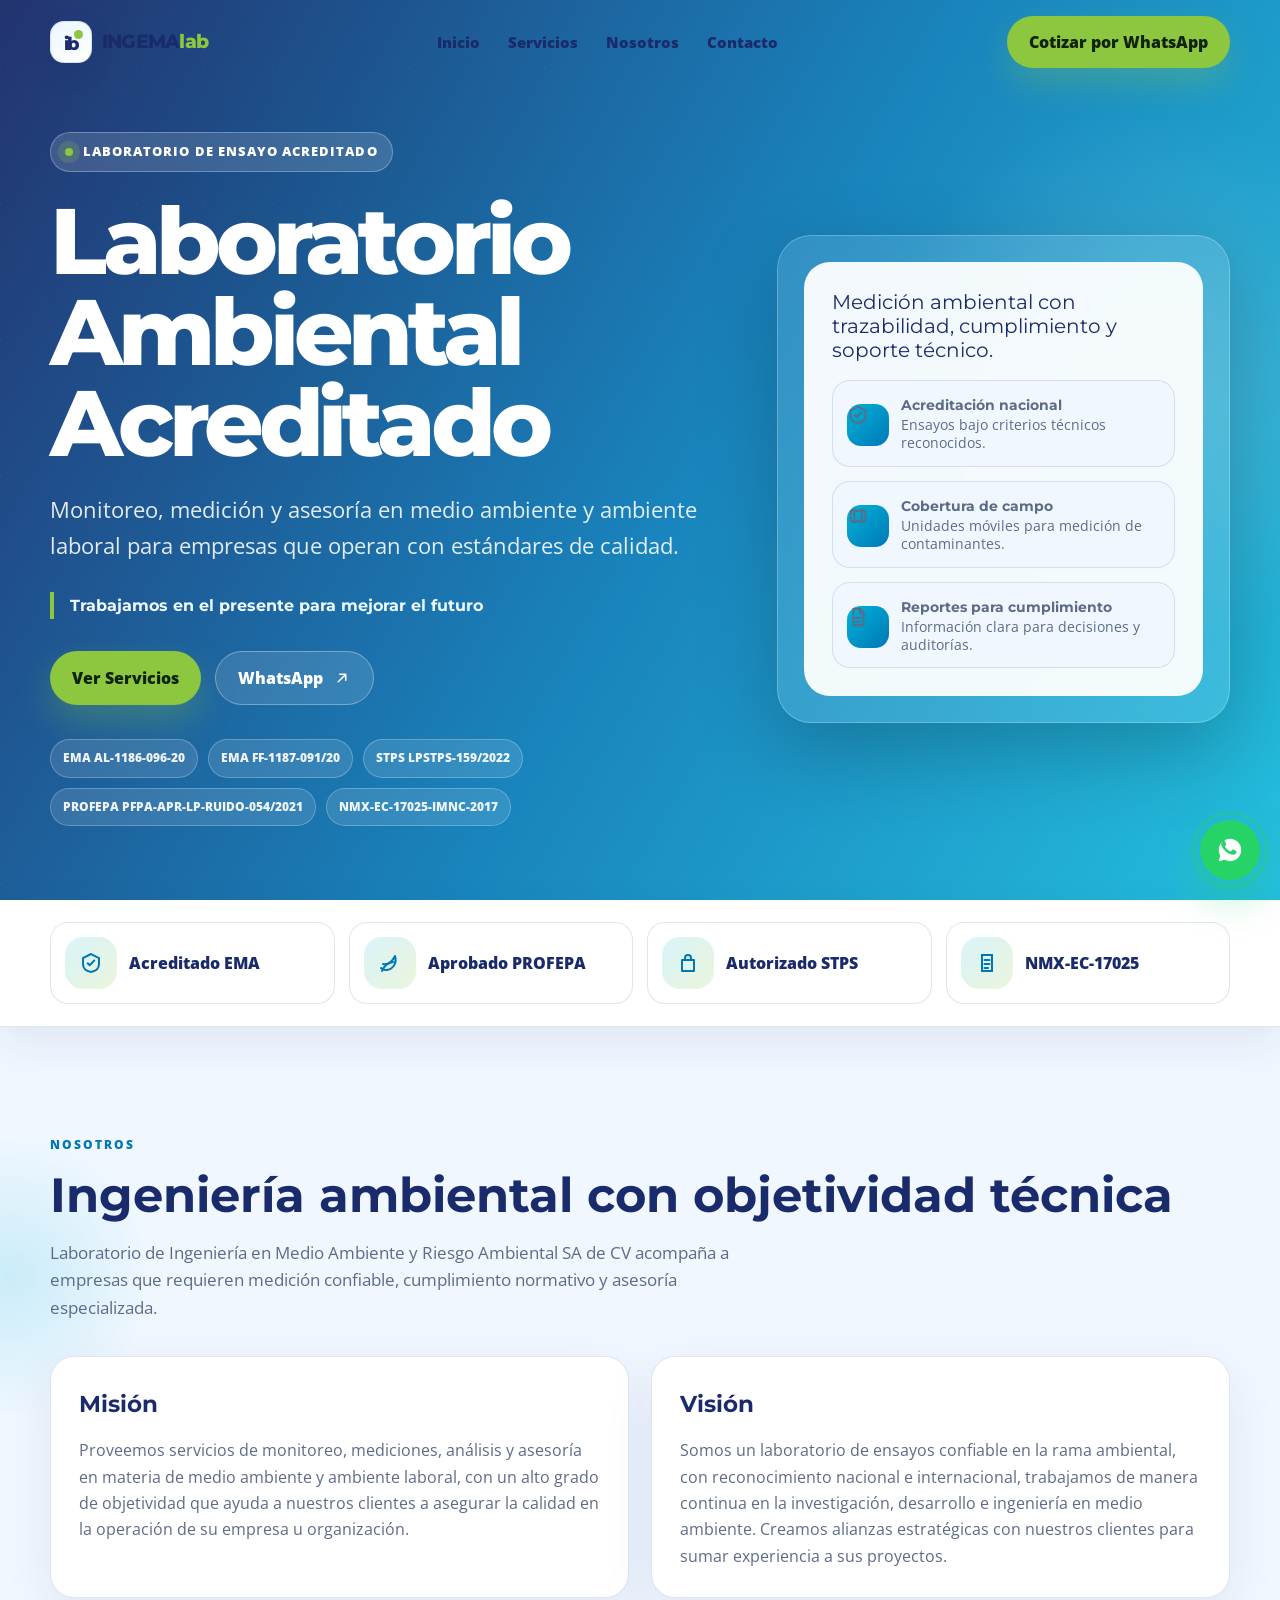
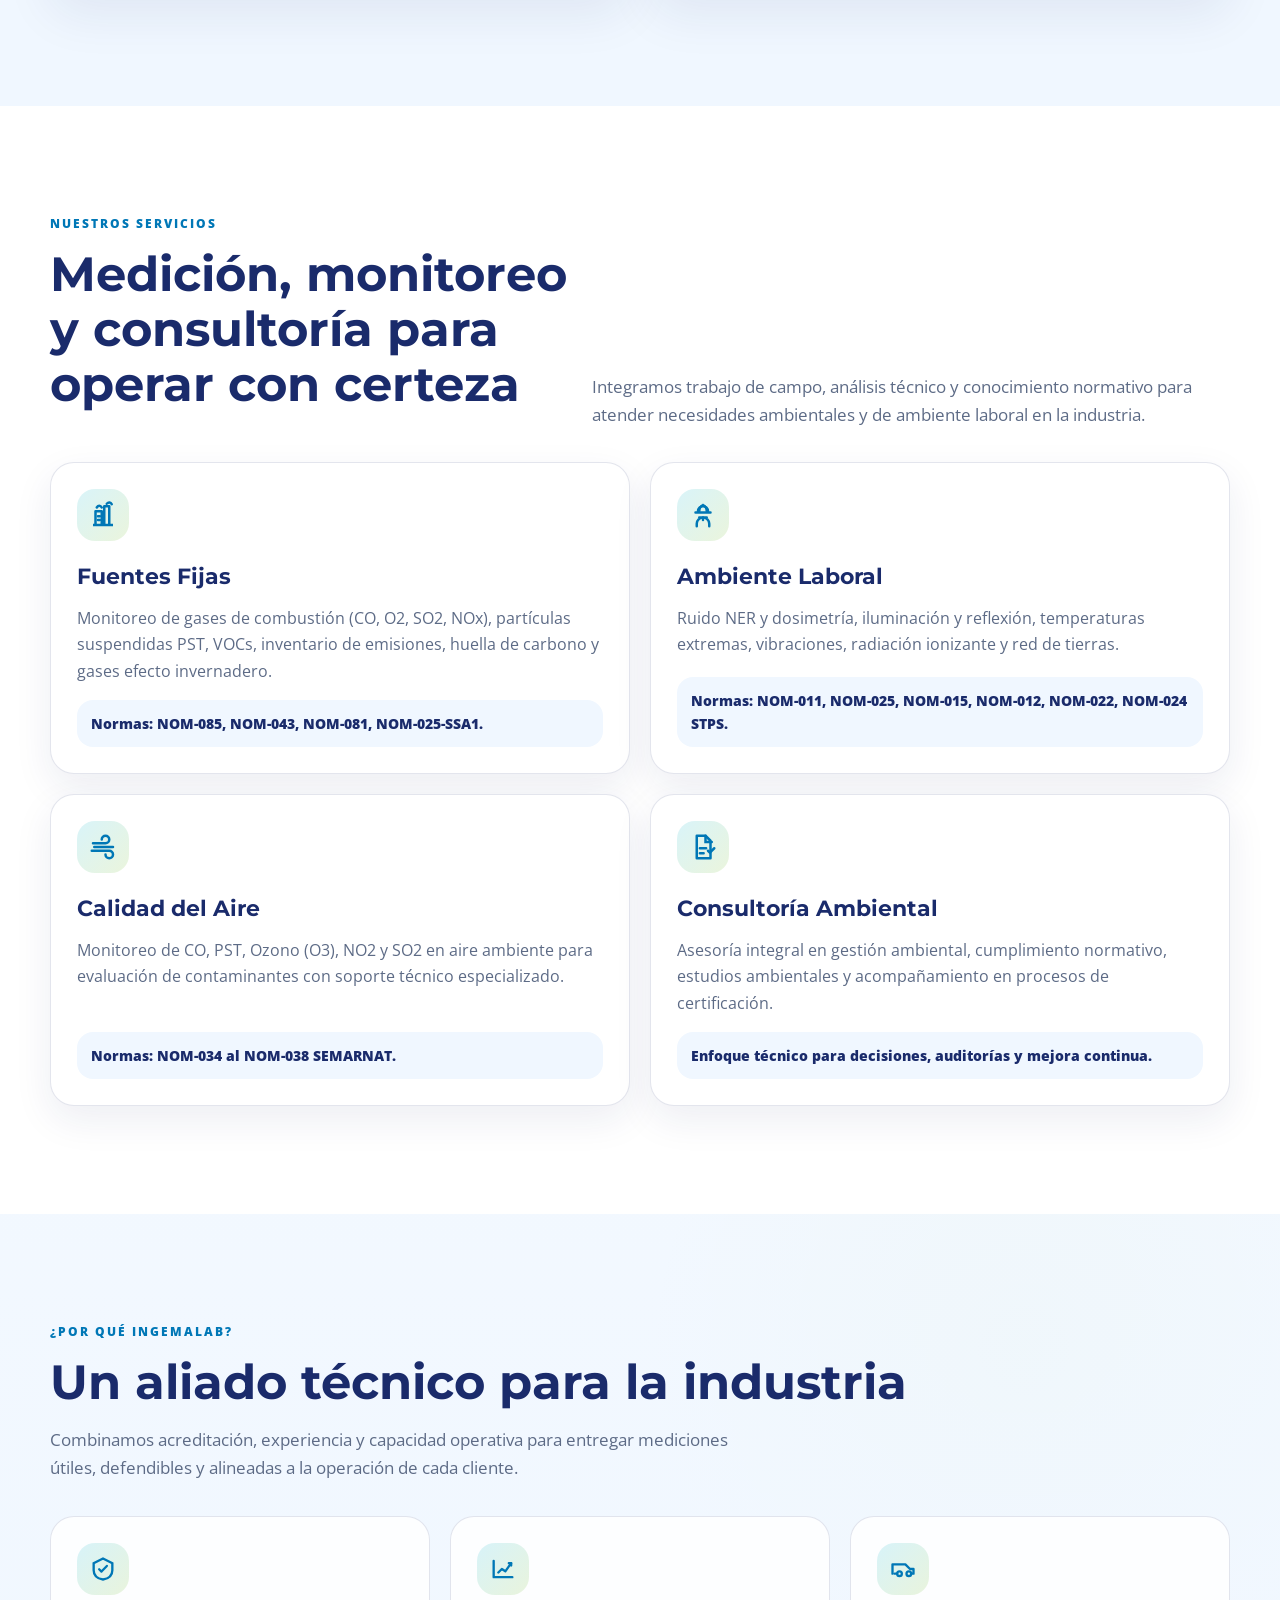
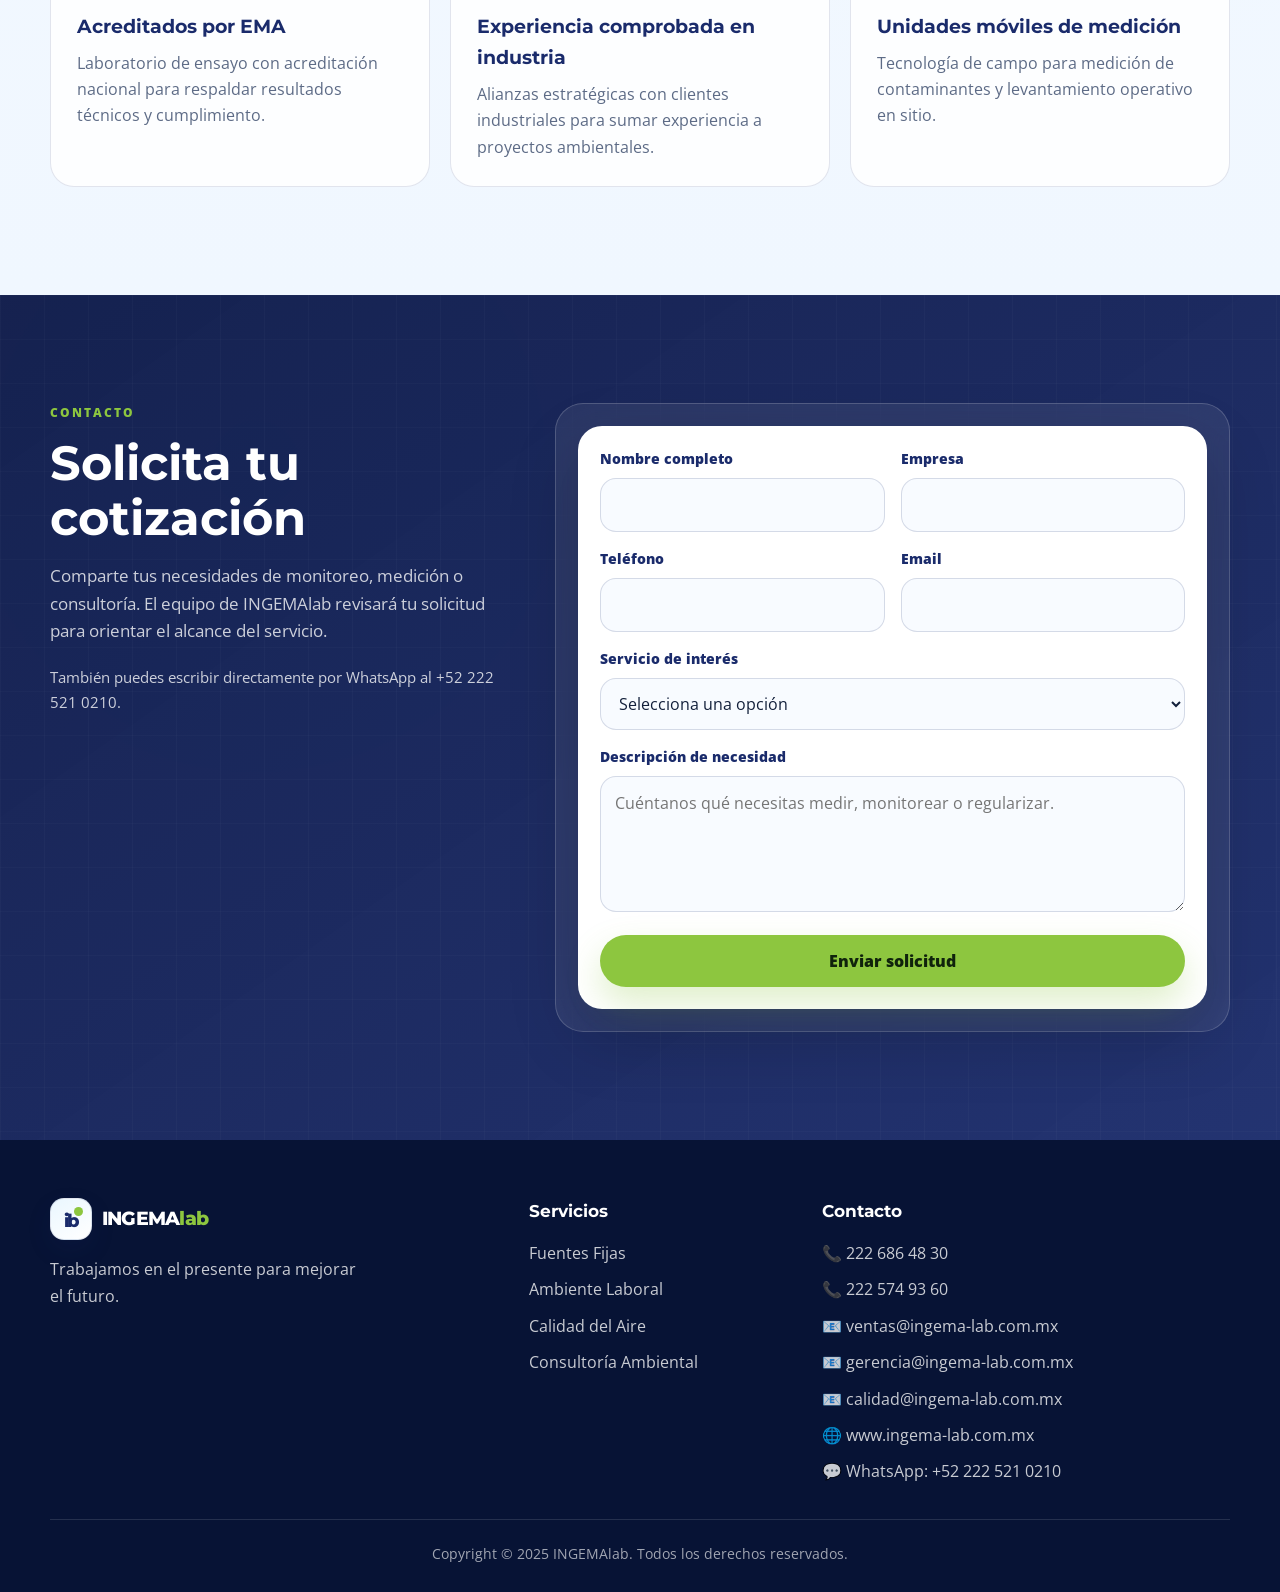
<file: DIGITAL FLOW/CLIENTE INGEMALAB/index 1.html>
<!DOCTYPE html>
<html lang="es">
<head>
  <meta charset="UTF-8">
  <meta name="viewport" content="width=device-width, initial-scale=1.0">
  <meta name="description" content="INGEMAlab es un laboratorio ambiental acreditado especializado en monitoreo, medición y asesoría en medio ambiente y ambiente laboral.">
  <meta name="theme-color" content="#1a2b6b">
  <title>INGEMAlab | Laboratorio Ambiental Acreditado</title>
  <link rel="preconnect" href="https://fonts.googleapis.com">
  <link rel="preconnect" href="https://fonts.gstatic.com" crossorigin>
  <link href="https://fonts.googleapis.com/css2?family=Montserrat:wght@600;700;800&family=Open+Sans:wght@400;500;600;700&display=swap" rel="stylesheet">
  <style>
    /* =========================
       Design Tokens
    ========================= */
    :root {
      --blue: #1a2b6b;
      --blue-900: #111d4c;
      --green: #8dc63f;
      --cyan: #00b4d8;
      --teal: #0077b6;
      --sky: #f0f7ff;
      --white: #ffffff;
      --ink: #13203b;
      --muted: #5d6b86;
      --line: rgba(26, 43, 107, 0.12);
      --shadow: 0 22px 60px rgba(14, 31, 84, 0.14);
      --radius: 24px;
      --max-width: 1180px;
      --font-heading: "Montserrat", sans-serif;
      --font-body: "Open Sans", sans-serif;
    }

    * {
      box-sizing: border-box;
      margin: 0;
      padding: 0;
    }

    html {
      scroll-behavior: smooth;
      scroll-padding-top: 92px;
    }

    body {
      background: var(--white);
      color: var(--ink);
      font-family: var(--font-body);
      line-height: 1.65;
      overflow-x: hidden;
      text-rendering: optimizeLegibility;
      -webkit-font-smoothing: antialiased;
    }

    img,
    svg {
      display: block;
      max-width: 100%;
    }

    a {
      color: inherit;
      text-decoration: none;
    }

    button,
    input,
    select,
    textarea {
      font: inherit;
    }

    .container {
      width: min(100% - 32px, var(--max-width));
      margin-inline: auto;
    }

    .section {
      padding: 84px 0;
    }

    .section-kicker {
      color: var(--teal);
      font-size: 0.78rem;
      font-weight: 800;
      letter-spacing: 0.16em;
      margin-bottom: 12px;
      text-transform: uppercase;
    }

    .section-title {
      color: var(--blue);
      font-family: var(--font-heading);
      font-size: clamp(2rem, 4vw, 3rem);
      line-height: 1.15;
      margin-bottom: 16px;
    }

    .section-copy {
      color: var(--muted);
      font-size: 1.05rem;
      max-width: 720px;
    }

    .btn {
      align-items: center;
      border: 0;
      border-radius: 999px;
      cursor: pointer;
      display: inline-flex;
      font-weight: 800;
      gap: 10px;
      justify-content: center;
      min-height: 48px;
      padding: 13px 22px;
      transition: transform 0.25s ease, box-shadow 0.25s ease, background 0.25s ease;
      white-space: nowrap;
    }

    .btn:hover {
      transform: translateY(-2px);
    }

    .btn-primary {
      background: var(--green);
      box-shadow: 0 16px 34px rgba(141, 198, 63, 0.28);
      color: #10230c;
    }

    .btn-primary:hover {
      background: #9ad650;
      box-shadow: 0 20px 42px rgba(141, 198, 63, 0.36);
    }

    .btn-secondary {
      background: rgba(255, 255, 255, 0.12);
      border: 1px solid rgba(255, 255, 255, 0.32);
      color: var(--white);
    }

    .btn-secondary:hover {
      background: rgba(255, 255, 255, 0.2);
    }

    .logo {
      align-items: center;
      display: inline-flex;
      gap: 10px;
      min-width: max-content;
    }

    .logo-mark {
      align-items: end;
      background: linear-gradient(150deg, #eaf7ff 0%, #ffffff 100%);
      border: 1px solid rgba(26, 43, 107, 0.12);
      border-radius: 14px;
      box-shadow: 0 10px 25px rgba(26, 43, 107, 0.12);
      color: var(--blue);
      display: inline-flex;
      font-family: var(--font-heading);
      font-size: 1.15rem;
      font-weight: 800;
      height: 42px;
      justify-content: center;
      letter-spacing: -0.12em;
      line-height: 1;
      padding: 0 8px 9px;
      position: relative;
      width: 42px;
    }

    .logo-mark::after {
      background: var(--green);
      border-radius: 999px;
      content: "";
      height: 9px;
      position: absolute;
      right: 8px;
      top: 8px;
      width: 9px;
    }

    .logo-word {
      color: var(--blue);
      font-family: var(--font-heading);
      font-size: 1.18rem;
      font-weight: 800;
      letter-spacing: -0.04em;
      line-height: 1;
    }

    .logo-word span {
      color: var(--green);
      font-weight: 800;
    }

    /* =========================
       Navbar
    ========================= */
    .site-header {
      left: 0;
      padding: 16px 0;
      position: fixed;
      right: 0;
      top: 0;
      transition: background 0.28s ease, box-shadow 0.28s ease, padding 0.28s ease;
      z-index: 50;
    }

    .site-header.is-scrolled {
      background: rgba(255, 255, 255, 0.96);
      box-shadow: 0 12px 36px rgba(16, 29, 76, 0.12);
      padding: 10px 0;
      backdrop-filter: blur(18px);
    }

    .nav {
      align-items: center;
      display: flex;
      justify-content: space-between;
      gap: 22px;
    }

    .nav-links {
      align-items: center;
      display: none;
      gap: 28px;
      list-style: none;
    }

    .nav-links a {
      color: var(--blue);
      font-size: 0.94rem;
      font-weight: 800;
      position: relative;
    }

    .nav-links a::after {
      background: var(--green);
      border-radius: 999px;
      bottom: -7px;
      content: "";
      height: 3px;
      left: 0;
      position: absolute;
      transform: scaleX(0);
      transform-origin: left;
      transition: transform 0.25s ease;
      width: 100%;
    }

    .nav-links a:hover::after {
      transform: scaleX(1);
    }

    .nav-cta {
      display: none;
    }

    .menu-toggle {
      background: var(--blue);
      border: 0;
      border-radius: 14px;
      color: var(--white);
      cursor: pointer;
      display: grid;
      height: 44px;
      place-items: center;
      width: 44px;
    }

    .mobile-panel {
      background: rgba(255, 255, 255, 0.98);
      border: 1px solid var(--line);
      border-radius: 22px;
      box-shadow: var(--shadow);
      display: none;
      margin-top: 14px;
      padding: 16px;
    }

    .mobile-panel.is-open {
      display: block;
    }

    .mobile-panel a {
      border-radius: 14px;
      color: var(--blue);
      display: block;
      font-weight: 800;
      padding: 12px;
    }

    .mobile-panel a:hover {
      background: var(--sky);
    }

    /* =========================
       Hero
    ========================= */
    .hero {
      background:
        linear-gradient(120deg, rgba(26, 43, 107, 0.96), rgba(0, 119, 182, 0.9) 54%, rgba(0, 180, 216, 0.86)),
        radial-gradient(circle at 20% 20%, rgba(141, 198, 63, 0.34), transparent 30%);
      color: var(--white);
      min-height: 100vh;
      overflow: hidden;
      padding: 132px 0 72px;
      position: relative;
    }

    .hero::before {
      background-image:
        linear-gradient(60deg, rgba(255, 255, 255, 0.12) 1px, transparent 1px),
        linear-gradient(120deg, rgba(255, 255, 255, 0.08) 1px, transparent 1px);
      background-size: 68px 68px;
      content: "";
      inset: 0;
      opacity: 0.5;
      position: absolute;
    }

    .hero::after {
      background: radial-gradient(circle, rgba(255, 255, 255, 0.16), transparent 62%);
      content: "";
      height: 620px;
      position: absolute;
      right: -180px;
      top: 70px;
      width: 620px;
    }

    .hero-grid {
      align-items: center;
      display: grid;
      gap: 48px;
      min-height: calc(100vh - 210px);
      position: relative;
      z-index: 1;
    }

    .hero-content {
      max-width: 820px;
    }

    .hero-pill {
      align-items: center;
      background: rgba(255, 255, 255, 0.14);
      border: 1px solid rgba(255, 255, 255, 0.28);
      border-radius: 999px;
      display: inline-flex;
      font-size: 0.82rem;
      font-weight: 800;
      gap: 10px;
      letter-spacing: 0.08em;
      margin-bottom: 24px;
      padding: 8px 14px;
      text-transform: uppercase;
      backdrop-filter: blur(12px);
    }

    .hero-pill::before {
      background: var(--green);
      border-radius: 999px;
      box-shadow: 0 0 0 7px rgba(141, 198, 63, 0.18);
      content: "";
      height: 8px;
      width: 8px;
    }

    .hero h1 {
      font-family: var(--font-heading);
      font-size: clamp(2.55rem, 8vw, 5.8rem);
      font-weight: 800;
      letter-spacing: -0.055em;
      line-height: 0.98;
      margin-bottom: 24px;
      max-width: 900px;
    }

    .hero-subtitle {
      color: rgba(255, 255, 255, 0.88);
      font-size: clamp(1.08rem, 2vw, 1.35rem);
      max-width: 760px;
    }

    .hero-tagline {
      border-left: 4px solid var(--green);
      color: #effbff;
      font-family: var(--font-heading);
      font-size: 1.02rem;
      font-weight: 700;
      margin: 28px 0 32px;
      padding-left: 16px;
    }

    .hero-actions {
      display: flex;
      flex-direction: column;
      gap: 14px;
      margin-bottom: 34px;
    }

    .badge-row {
      display: flex;
      flex-wrap: wrap;
      gap: 10px;
    }

    .trust-badge {
      background: rgba(255, 255, 255, 0.12);
      border: 1px solid rgba(255, 255, 255, 0.24);
      border-radius: 999px;
      color: rgba(255, 255, 255, 0.92);
      font-size: 0.78rem;
      font-weight: 800;
      padding: 8px 12px;
      backdrop-filter: blur(12px);
    }

    .hero-card {
      background: rgba(255, 255, 255, 0.12);
      border: 1px solid rgba(255, 255, 255, 0.24);
      border-radius: 34px;
      box-shadow: 0 28px 80px rgba(0, 0, 0, 0.22);
      display: none;
      padding: 26px;
      position: relative;
      backdrop-filter: blur(18px);
    }

    .hero-card-inner {
      background: rgba(255, 255, 255, 0.94);
      border-radius: 26px;
      color: var(--blue);
      padding: 28px;
    }

    .hero-card-title {
      font-family: var(--font-heading);
      font-size: 1.25rem;
      line-height: 1.2;
      margin-bottom: 18px;
    }

    .metric-list {
      display: grid;
      gap: 14px;
    }

    .metric {
      align-items: center;
      background: var(--sky);
      border: 1px solid var(--line);
      border-radius: 18px;
      display: flex;
      gap: 12px;
      padding: 14px;
    }

    .metric-icon {
      background: linear-gradient(135deg, var(--cyan), var(--teal));
      border-radius: 14px;
      color: var(--white);
      display: grid;
      flex: 0 0 42px;
      height: 42px;
      place-items: center;
      width: 42px;
    }

    .metric strong {
      display: block;
      font-family: var(--font-heading);
      line-height: 1.1;
    }

    .metric span {
      color: var(--muted);
      display: block;
      font-size: 0.86rem;
      line-height: 1.3;
      margin-top: 3px;
    }

    /* =========================
       Trust Strip
    ========================= */
    .trust-strip {
      background: var(--white);
      border-bottom: 1px solid var(--line);
      box-shadow: 0 16px 45px rgba(26, 43, 107, 0.08);
      position: relative;
      z-index: 2;
    }

    .trust-grid {
      display: grid;
      gap: 14px;
      padding: 22px 0;
    }

    .trust-item {
      align-items: center;
      background: var(--white);
      border: 1px solid var(--line);
      border-radius: 18px;
      color: var(--blue);
      display: flex;
      font-weight: 800;
      gap: 12px;
      padding: 14px;
    }

    .trust-icon,
    .service-icon,
    .why-icon {
      background: linear-gradient(135deg, rgba(0, 180, 216, 0.15), rgba(141, 198, 63, 0.18));
      border-radius: 18px;
      color: var(--teal);
      display: grid;
      flex: 0 0 52px;
      height: 52px;
      place-items: center;
      width: 52px;
    }

    /* =========================
       Mission & Vision
    ========================= */
    .about {
      background: var(--sky);
      position: relative;
    }

    .about::before {
      background: radial-gradient(circle, rgba(0, 180, 216, 0.16), transparent 60%);
      content: "";
      height: 340px;
      left: -160px;
      position: absolute;
      top: 80px;
      width: 340px;
    }

    .about-grid {
      display: grid;
      gap: 22px;
      margin-top: 34px;
      position: relative;
      z-index: 1;
    }

    .info-card {
      background: var(--white);
      border: 1px solid var(--line);
      border-radius: var(--radius);
      box-shadow: 0 16px 50px rgba(26, 43, 107, 0.08);
      padding: 28px;
    }

    .info-card h3 {
      color: var(--blue);
      font-family: var(--font-heading);
      font-size: 1.45rem;
      margin-bottom: 14px;
    }

    .info-card p {
      color: var(--muted);
    }

    /* =========================
       Services
    ========================= */
    .services {
      background: var(--white);
    }

    .services-head {
      align-items: end;
      display: grid;
      gap: 20px;
      margin-bottom: 34px;
    }

    .services-grid {
      display: grid;
      gap: 20px;
    }

    .service-card {
      background: var(--white);
      border: 1px solid var(--line);
      border-radius: var(--radius);
      box-shadow: 0 14px 38px rgba(26, 43, 107, 0.08);
      display: flex;
      flex-direction: column;
      min-height: 100%;
      padding: 26px;
      transition: transform 0.28s ease, box-shadow 0.28s ease, border-color 0.28s ease;
    }

    .service-card:hover {
      border-color: var(--green);
      box-shadow: 0 26px 70px rgba(26, 43, 107, 0.15);
      transform: translateY(-8px);
    }

    .service-card h3 {
      color: var(--blue);
      font-family: var(--font-heading);
      font-size: 1.35rem;
      margin: 18px 0 10px;
    }

    .service-card p {
      color: var(--muted);
      flex: 1;
      margin-bottom: 16px;
    }

    .norms {
      background: var(--sky);
      border-radius: 16px;
      color: var(--blue);
      font-size: 0.88rem;
      font-weight: 800;
      padding: 12px 14px;
    }

    /* =========================
       Why INGEMAlab
    ========================= */
    .why {
      background:
        linear-gradient(180deg, rgba(240, 247, 255, 0.86), rgba(240, 247, 255, 1)),
        radial-gradient(circle at 80% 20%, rgba(141, 198, 63, 0.16), transparent 32%);
    }

    .why-grid {
      display: grid;
      gap: 20px;
      margin-top: 34px;
    }

    .why-card {
      background: rgba(255, 255, 255, 0.82);
      border: 1px solid var(--line);
      border-radius: var(--radius);
      padding: 26px;
    }

    .why-card h3 {
      color: var(--blue);
      font-family: var(--font-heading);
      font-size: 1.18rem;
      margin: 16px 0 8px;
    }

    .why-card p {
      color: var(--muted);
    }

    /* =========================
       Contact
    ========================= */
    .contact {
      background:
        linear-gradient(145deg, rgba(17, 29, 76, 0.98), rgba(26, 43, 107, 0.96)),
        radial-gradient(circle at 20% 20%, rgba(0, 180, 216, 0.28), transparent 34%);
      color: var(--white);
      position: relative;
    }

    .contact::before {
      background-image:
        linear-gradient(90deg, rgba(255, 255, 255, 0.07) 1px, transparent 1px),
        linear-gradient(rgba(255, 255, 255, 0.06) 1px, transparent 1px);
      background-size: 44px 44px;
      content: "";
      inset: 0;
      opacity: 0.34;
      position: absolute;
    }

    .contact-grid {
      display: grid;
      gap: 36px;
      position: relative;
      z-index: 1;
    }

    .contact .section-kicker {
      color: var(--green);
    }

    .contact .section-title,
    .contact .section-copy {
      color: var(--white);
    }

    .contact .section-copy {
      color: rgba(255, 255, 255, 0.78);
    }

    .contact-panel {
      background: rgba(255, 255, 255, 0.08);
      border: 1px solid rgba(255, 255, 255, 0.18);
      border-radius: 28px;
      padding: 22px;
      backdrop-filter: blur(18px);
    }

    .contact-form {
      background: var(--white);
      border-radius: 24px;
      box-shadow: 0 26px 70px rgba(0, 0, 0, 0.2);
      display: grid;
      gap: 16px;
      padding: 22px;
    }

    .form-row {
      display: grid;
      gap: 16px;
    }

    .field label {
      color: var(--blue);
      display: block;
      font-size: 0.86rem;
      font-weight: 800;
      margin-bottom: 7px;
    }

    .field input,
    .field select,
    .field textarea {
      background: #f8fbff;
      border: 1px solid rgba(26, 43, 107, 0.16);
      border-radius: 16px;
      color: var(--ink);
      outline: none;
      padding: 13px 14px;
      transition: border-color 0.2s ease, box-shadow 0.2s ease, background 0.2s ease;
      width: 100%;
    }

    .field textarea {
      min-height: 136px;
      resize: vertical;
    }

    .field input:focus,
    .field select:focus,
    .field textarea:focus {
      background: var(--white);
      border-color: var(--teal);
      box-shadow: 0 0 0 4px rgba(0, 180, 216, 0.12);
    }

    .form-note {
      color: rgba(255, 255, 255, 0.78);
      font-size: 0.94rem;
      margin-top: 20px;
    }

    .success-message {
      background: rgba(141, 198, 63, 0.16);
      border: 1px solid rgba(141, 198, 63, 0.38);
      border-radius: 18px;
      color: #eaffd5;
      display: none;
      font-weight: 700;
      margin-top: 18px;
      padding: 14px 16px;
    }

    .success-message.is-visible {
      display: block;
    }

    /* =========================
       Footer
    ========================= */
    .footer {
      background: #071335;
      color: rgba(255, 255, 255, 0.78);
      padding: 58px 0 26px;
    }

    .footer-grid {
      display: grid;
      gap: 34px;
    }

    .footer .logo-word {
      color: var(--white);
    }

    .footer-tagline {
      margin-top: 16px;
      max-width: 310px;
    }

    .footer h3 {
      color: var(--white);
      font-family: var(--font-heading);
      font-size: 1.05rem;
      margin-bottom: 14px;
    }

    .footer ul {
      display: grid;
      gap: 10px;
      list-style: none;
    }

    .footer a:hover {
      color: var(--green);
    }

    .footer-bottom {
      border-top: 1px solid rgba(255, 255, 255, 0.12);
      color: rgba(255, 255, 255, 0.62);
      font-size: 0.9rem;
      margin-top: 34px;
      padding-top: 22px;
      text-align: center;
    }

    /* =========================
       Floating WhatsApp
    ========================= */
    .whatsapp-float {
      align-items: center;
      background: #25d366;
      border-radius: 999px;
      bottom: 20px;
      box-shadow: 0 18px 40px rgba(37, 211, 102, 0.38);
      color: var(--white);
      display: flex;
      height: 60px;
      justify-content: center;
      position: fixed;
      right: 20px;
      width: 60px;
      z-index: 60;
    }

    .whatsapp-float::before {
      animation: pulse 2s infinite;
      border: 2px solid rgba(37, 211, 102, 0.5);
      border-radius: inherit;
      content: "";
      inset: -8px;
      position: absolute;
    }

    .whatsapp-tooltip {
      background: var(--blue-900);
      border-radius: 999px;
      color: var(--white);
      font-size: 0.82rem;
      font-weight: 800;
      opacity: 0;
      padding: 8px 12px;
      pointer-events: none;
      position: absolute;
      right: 70px;
      transform: translateX(10px);
      transition: opacity 0.2s ease, transform 0.2s ease;
      white-space: nowrap;
    }

    .whatsapp-float:hover .whatsapp-tooltip {
      opacity: 1;
      transform: translateX(0);
    }

    @keyframes pulse {
      0% {
        opacity: 0.9;
        transform: scale(0.88);
      }
      70% {
        opacity: 0;
        transform: scale(1.22);
      }
      100% {
        opacity: 0;
        transform: scale(1.22);
      }
    }

    /* =========================
       Scroll Animations
    ========================= */
    .reveal {
      opacity: 0;
      transform: translateY(24px);
      transition: opacity 0.7s ease, transform 0.7s ease;
    }

    .reveal.is-visible {
      opacity: 1;
      transform: translateY(0);
    }

    @media (prefers-reduced-motion: reduce) {
      html {
        scroll-behavior: auto;
      }

      *,
      *::before,
      *::after {
        animation-duration: 0.01ms !important;
        animation-iteration-count: 1 !important;
        scroll-behavior: auto !important;
        transition-duration: 0.01ms !important;
      }
    }

    /* =========================
       Responsive
    ========================= */
    @media (min-width: 620px) {
      .hero-actions {
        flex-direction: row;
      }

      .trust-grid,
      .why-grid {
        grid-template-columns: repeat(2, minmax(0, 1fr));
      }

      .form-row {
        grid-template-columns: repeat(2, minmax(0, 1fr));
      }
    }

    @media (min-width: 860px) {
      .section {
        padding: 108px 0;
      }

      .nav-links,
      .nav-cta {
        display: flex;
      }

      .menu-toggle,
      .mobile-panel {
        display: none !important;
      }

      .hero-grid {
        grid-template-columns: minmax(0, 1.2fr) minmax(320px, 0.8fr);
      }

      .hero-card {
        display: block;
      }

      .trust-grid {
        grid-template-columns: repeat(4, minmax(0, 1fr));
      }

      .about-grid,
      .services-grid {
        grid-template-columns: repeat(2, minmax(0, 1fr));
      }

      .services-head {
        grid-template-columns: minmax(0, 0.9fr) minmax(0, 1.1fr);
      }

      .why-grid {
        grid-template-columns: repeat(3, minmax(0, 1fr));
      }

      .contact-grid {
        align-items: start;
        grid-template-columns: minmax(0, 0.82fr) minmax(0, 1.18fr);
      }

      .footer-grid {
        grid-template-columns: minmax(0, 1.2fr) minmax(0, 0.7fr) minmax(0, 1.1fr);
      }
    }

    @media (max-width: 420px) {
      .container {
        width: min(100% - 24px, var(--max-width));
      }

      .logo-word {
        font-size: 1rem;
      }

      .hero {
        padding-top: 116px;
      }

      .trust-badge {
        border-radius: 16px;
        width: 100%;
      }

      .whatsapp-tooltip {
        display: none;
      }
    }
  </style>
</head>
<body>
  <!-- =========================
       Fixed Navbar
  ========================== -->
  <header class="site-header" data-header>
    <div class="container">
      <nav class="nav" aria-label="Navegación principal">
        <a class="logo" href="#inicio" aria-label="INGEMAlab inicio">
          <span class="logo-mark">ib</span>
          <span class="logo-word">INGEMA<span>lab</span></span>
        </a>

        <ul class="nav-links">
          <li><a href="#inicio">Inicio</a></li>
          <li><a href="#servicios">Servicios</a></li>
          <li><a href="#nosotros">Nosotros</a></li>
          <li><a href="#contacto">Contacto</a></li>
        </ul>

        <a class="btn btn-primary nav-cta" href="https://wa.me/522225210210" target="_blank" rel="noopener">
          Cotizar por WhatsApp
        </a>

        <button class="menu-toggle" type="button" aria-label="Abrir menú" aria-expanded="false" data-menu-toggle>
          <svg width="24" height="24" viewBox="0 0 24 24" fill="none" aria-hidden="true">
            <path d="M4 7h16M4 12h16M4 17h16" stroke="currentColor" stroke-width="2" stroke-linecap="round"/>
          </svg>
        </button>
      </nav>

      <div class="mobile-panel" data-mobile-panel>
        <a href="#inicio">Inicio</a>
        <a href="#servicios">Servicios</a>
        <a href="#nosotros">Nosotros</a>
        <a href="#contacto">Contacto</a>
        <a href="https://wa.me/522225210210" target="_blank" rel="noopener">Cotizar por WhatsApp</a>
      </div>
    </div>
  </header>

  <main>
    <!-- =========================
         Hero
    ========================== -->
    <section class="hero" id="inicio" data-hero>
      <div class="container hero-grid">
        <div class="hero-content reveal">
          <div class="hero-pill">Laboratorio de ensayo acreditado</div>
          <h1>Laboratorio Ambiental Acreditado</h1>
          <p class="hero-subtitle">
            Monitoreo, medición y asesoría en medio ambiente y ambiente laboral para empresas que operan con estándares de calidad.
          </p>
          <p class="hero-tagline">Trabajamos en el presente para mejorar el futuro</p>
          <div class="hero-actions">
            <a class="btn btn-primary" href="#servicios">Ver Servicios</a>
            <a class="btn btn-secondary" href="https://wa.me/522225210210" target="_blank" rel="noopener">
              WhatsApp
              <svg width="18" height="18" viewBox="0 0 24 24" fill="none" aria-hidden="true">
                <path d="M7 17 17 7M9 7h8v8" stroke="currentColor" stroke-width="2" stroke-linecap="round" stroke-linejoin="round"/>
              </svg>
            </a>
          </div>
          <div class="badge-row" aria-label="Acreditaciones">
            <span class="trust-badge">EMA AL-1186-096-20</span>
            <span class="trust-badge">EMA FF-1187-091/20</span>
            <span class="trust-badge">STPS LPSTPS-159/2022</span>
            <span class="trust-badge">PROFEPA PFPA-APR-LP-RUIDO-054/2021</span>
            <span class="trust-badge">NMX-EC-17025-IMNC-2017</span>
          </div>
        </div>

        <aside class="hero-card reveal" aria-label="Resumen de capacidades">
          <div class="hero-card-inner">
            <p class="hero-card-title">Medición ambiental con trazabilidad, cumplimiento y soporte técnico.</p>
            <div class="metric-list">
              <div class="metric">
                <span class="metric-icon">
                  <svg width="22" height="22" viewBox="0 0 24 24" fill="none" aria-hidden="true">
                    <path d="M12 3 4 7v6c0 4.5 3.4 7.2 8 8 4.6-.8 8-3.5 8-8V7l-8-4Z" stroke="currentColor" stroke-width="2"/>
                    <path d="m8.5 12 2.2 2.2 4.8-5" stroke="currentColor" stroke-width="2" stroke-linecap="round" stroke-linejoin="round"/>
                  </svg>
                </span>
                <span><strong>Acreditación nacional</strong><span>Ensayos bajo criterios técnicos reconocidos.</span></span>
              </div>
              <div class="metric">
                <span class="metric-icon">
                  <svg width="22" height="22" viewBox="0 0 24 24" fill="none" aria-hidden="true">
                    <path d="M4 17V7l4-2 4 2 4-2 4 2v10l-4 2-4-2-4 2-4-2Z" stroke="currentColor" stroke-width="2" stroke-linejoin="round"/>
                    <path d="M8 5v14M16 5v14" stroke="currentColor" stroke-width="2"/>
                  </svg>
                </span>
                <span><strong>Cobertura de campo</strong><span>Unidades móviles para medición de contaminantes.</span></span>
              </div>
              <div class="metric">
                <span class="metric-icon">
                  <svg width="22" height="22" viewBox="0 0 24 24" fill="none" aria-hidden="true">
                    <path d="M7 3h7l4 4v14H7V3Z" stroke="currentColor" stroke-width="2" stroke-linejoin="round"/>
                    <path d="M14 3v5h5M9.5 13h6M9.5 17h4" stroke="currentColor" stroke-width="2" stroke-linecap="round"/>
                  </svg>
                </span>
                <span><strong>Reportes para cumplimiento</strong><span>Información clara para decisiones y auditorías.</span></span>
              </div>
            </div>
          </div>
        </aside>
      </div>
    </section>

    <!-- =========================
         Trust Strip
    ========================== -->
    <section class="trust-strip" aria-label="Confianza y acreditaciones">
      <div class="container trust-grid">
        <div class="trust-item reveal">
          <span class="trust-icon">
            <svg width="24" height="24" viewBox="0 0 24 24" fill="none" aria-hidden="true">
              <path d="M12 3 4 7v6c0 4.5 3.4 7.2 8 8 4.6-.8 8-3.5 8-8V7l-8-4Z" stroke="currentColor" stroke-width="2"/>
              <path d="m8.7 12.2 2 2 4.6-4.8" stroke="currentColor" stroke-width="2" stroke-linecap="round" stroke-linejoin="round"/>
            </svg>
          </span>
          Acreditado EMA
        </div>
        <div class="trust-item reveal">
          <span class="trust-icon">
            <svg width="24" height="24" viewBox="0 0 24 24" fill="none" aria-hidden="true">
              <path d="M5 13c5.5 1 9-2 12-8 2 6-1 13-8 14-2.5.4-4.5-.3-6-2" stroke="currentColor" stroke-width="2" stroke-linecap="round" stroke-linejoin="round"/>
              <path d="M4 20c2-5 5.5-8 11-9" stroke="currentColor" stroke-width="2" stroke-linecap="round"/>
            </svg>
          </span>
          Aprobado PROFEPA
        </div>
        <div class="trust-item reveal">
          <span class="trust-icon">
            <svg width="24" height="24" viewBox="0 0 24 24" fill="none" aria-hidden="true">
              <path d="M9 7a3 3 0 1 1 6 0v2h3v11H6V9h3V7Z" stroke="currentColor" stroke-width="2" stroke-linejoin="round"/>
              <path d="M9 9h6" stroke="currentColor" stroke-width="2"/>
            </svg>
          </span>
          Autorizado STPS
        </div>
        <div class="trust-item reveal">
          <span class="trust-icon">
            <svg width="24" height="24" viewBox="0 0 24 24" fill="none" aria-hidden="true">
              <path d="M7 4h10v16H7V4Z" stroke="currentColor" stroke-width="2"/>
              <path d="M9.5 9h5M9.5 13h5M9.5 17H13" stroke="currentColor" stroke-width="2" stroke-linecap="round"/>
            </svg>
          </span>
          NMX-EC-17025
        </div>
      </div>
    </section>

    <!-- =========================
         Mission & Vision
    ========================== -->
    <section class="section about" id="nosotros">
      <div class="container">
        <p class="section-kicker reveal">Nosotros</p>
        <h2 class="section-title reveal">Ingeniería ambiental con objetividad técnica</h2>
        <p class="section-copy reveal">
          Laboratorio de Ingeniería en Medio Ambiente y Riesgo Ambiental SA de CV acompaña a empresas que requieren medición confiable, cumplimiento normativo y asesoría especializada.
        </p>

        <div class="about-grid">
          <article class="info-card reveal">
            <h3>Misión</h3>
            <p>
              Proveemos servicios de monitoreo, mediciones, análisis y asesoría en materia de medio ambiente y ambiente laboral, con un alto grado de objetividad que ayuda a nuestros clientes a asegurar la calidad en la operación de su empresa u organización.
            </p>
          </article>
          <article class="info-card reveal">
            <h3>Visión</h3>
            <p>
              Somos un laboratorio de ensayos confiable en la rama ambiental, con reconocimiento nacional e internacional, trabajamos de manera continua en la investigación, desarrollo e ingeniería en medio ambiente. Creamos alianzas estratégicas con nuestros clientes para sumar experiencia a sus proyectos.
            </p>
          </article>
        </div>
      </div>
    </section>

    <!-- =========================
         Services
    ========================== -->
    <section class="section services" id="servicios">
      <div class="container">
        <div class="services-head">
          <div>
            <p class="section-kicker reveal">Nuestros servicios</p>
            <h2 class="section-title reveal">Medición, monitoreo y consultoría para operar con certeza</h2>
          </div>
          <p class="section-copy reveal">
            Integramos trabajo de campo, análisis técnico y conocimiento normativo para atender necesidades ambientales y de ambiente laboral en la industria.
          </p>
        </div>

        <div class="services-grid">
          <article class="service-card reveal">
            <span class="service-icon">
              <svg width="30" height="30" viewBox="0 0 24 24" fill="none" aria-hidden="true">
                <path d="M4 20h16M6 20V9h5v11M13 20V5h4v15" stroke="currentColor" stroke-width="2" stroke-linejoin="round"/>
                <path d="M7 6c1.2-2 3-2 4 0M15 3c1.4-1.5 3.2-1.2 4 .4M8 13h1.5M8 16h1.5" stroke="currentColor" stroke-width="2" stroke-linecap="round"/>
              </svg>
            </span>
            <h3>Fuentes Fijas</h3>
            <p>
              Monitoreo de gases de combustión (CO, O2, SO2, NOx), partículas suspendidas PST, VOCs, inventario de emisiones, huella de carbono y gases efecto invernadero.
            </p>
            <div class="norms">Normas: NOM-085, NOM-043, NOM-081, NOM-025-SSA1.</div>
          </article>

          <article class="service-card reveal">
            <span class="service-icon">
              <svg width="30" height="30" viewBox="0 0 24 24" fill="none" aria-hidden="true">
                <path d="M8 9a4 4 0 0 1 8 0M6 10h12M9 14h6M7 21v-2a5 5 0 0 1 10 0v2" stroke="currentColor" stroke-width="2" stroke-linecap="round" stroke-linejoin="round"/>
                <path d="M12 14v2M9 9c0-2 1-4 3-5 2 1 3 3 3 5" stroke="currentColor" stroke-width="2" stroke-linecap="round"/>
              </svg>
            </span>
            <h3>Ambiente Laboral</h3>
            <p>
              Ruido NER y dosimetría, iluminación y reflexión, temperaturas extremas, vibraciones, radiación ionizante y red de tierras.
            </p>
            <div class="norms">Normas: NOM-011, NOM-025, NOM-015, NOM-012, NOM-022, NOM-024 STPS.</div>
          </article>

          <article class="service-card reveal">
            <span class="service-icon">
              <svg width="30" height="30" viewBox="0 0 24 24" fill="none" aria-hidden="true">
                <path d="M4 9h10a3 3 0 1 0-3-3M3 15h14a3 3 0 1 1-3 3M5 12h15" stroke="currentColor" stroke-width="2" stroke-linecap="round" stroke-linejoin="round"/>
              </svg>
            </span>
            <h3>Calidad del Aire</h3>
            <p>
              Monitoreo de CO, PST, Ozono (O3), NO2 y SO2 en aire ambiente para evaluación de contaminantes con soporte técnico especializado.
            </p>
            <div class="norms">Normas: NOM-034 al NOM-038 SEMARNAT.</div>
          </article>

          <article class="service-card reveal">
            <span class="service-icon">
              <svg width="30" height="30" viewBox="0 0 24 24" fill="none" aria-hidden="true">
                <path d="M7 3h7l4 4v14H7V3Z" stroke="currentColor" stroke-width="2" stroke-linejoin="round"/>
                <path d="M14 3v5h5M9.5 13h5M9.5 17h3" stroke="currentColor" stroke-width="2" stroke-linecap="round"/>
                <path d="m16 15 1.5 1.5L21 13" stroke="currentColor" stroke-width="2" stroke-linecap="round" stroke-linejoin="round"/>
              </svg>
            </span>
            <h3>Consultoría Ambiental</h3>
            <p>
              Asesoría integral en gestión ambiental, cumplimiento normativo, estudios ambientales y acompañamiento en procesos de certificación.
            </p>
            <div class="norms">Enfoque técnico para decisiones, auditorías y mejora continua.</div>
          </article>
        </div>
      </div>
    </section>

    <!-- =========================
         Why INGEMAlab
    ========================== -->
    <section class="section why">
      <div class="container">
        <p class="section-kicker reveal">¿Por qué INGEMAlab?</p>
        <h2 class="section-title reveal">Un aliado técnico para la industria</h2>
        <p class="section-copy reveal">
          Combinamos acreditación, experiencia y capacidad operativa para entregar mediciones útiles, defendibles y alineadas a la operación de cada cliente.
        </p>

        <div class="why-grid">
          <article class="why-card reveal">
            <span class="why-icon">
              <svg width="28" height="28" viewBox="0 0 24 24" fill="none" aria-hidden="true">
                <path d="M12 3 4 7v6c0 4.5 3.4 7.2 8 8 4.6-.8 8-3.5 8-8V7l-8-4Z" stroke="currentColor" stroke-width="2"/>
                <path d="m8.7 12.2 2 2 4.6-4.8" stroke="currentColor" stroke-width="2" stroke-linecap="round" stroke-linejoin="round"/>
              </svg>
            </span>
            <h3>Acreditados por EMA</h3>
            <p>Laboratorio de ensayo con acreditación nacional para respaldar resultados técnicos y cumplimiento.</p>
          </article>

          <article class="why-card reveal">
            <span class="why-icon">
              <svg width="28" height="28" viewBox="0 0 24 24" fill="none" aria-hidden="true">
                <path d="M4 19V5M4 19h16M8 15l3-3 3 2 5-7" stroke="currentColor" stroke-width="2" stroke-linecap="round" stroke-linejoin="round"/>
                <path d="M17 7h2v2" stroke="currentColor" stroke-width="2" stroke-linecap="round" stroke-linejoin="round"/>
              </svg>
            </span>
            <h3>Experiencia comprobada en industria</h3>
            <p>Alianzas estratégicas con clientes industriales para sumar experiencia a proyectos ambientales.</p>
          </article>

          <article class="why-card reveal">
            <span class="why-icon">
              <svg width="28" height="28" viewBox="0 0 24 24" fill="none" aria-hidden="true">
                <path d="M3 16V8h11l4 4h3v4h-2M7 16H5" stroke="currentColor" stroke-width="2" stroke-linecap="round" stroke-linejoin="round"/>
                <path d="M9 18a2 2 0 1 0 0-4 2 2 0 0 0 0 4ZM17 18a2 2 0 1 0 0-4 2 2 0 0 0 0 4Z" stroke="currentColor" stroke-width="2"/>
              </svg>
            </span>
            <h3>Unidades móviles de medición</h3>
            <p>Tecnología de campo para medición de contaminantes y levantamiento operativo en sitio.</p>
          </article>
        </div>
      </div>
    </section>

    <!-- =========================
         Contact Form
    ========================== -->
    <section class="section contact" id="contacto">
      <div class="container contact-grid">
        <div class="reveal">
          <p class="section-kicker">Contacto</p>
          <h2 class="section-title">Solicita tu cotización</h2>
          <p class="section-copy">
            Comparte tus necesidades de monitoreo, medición o consultoría. El equipo de INGEMAlab revisará tu solicitud para orientar el alcance del servicio.
          </p>
          <div class="success-message" id="successMessage" role="status">
            Gracias. Tu solicitud fue enviada; nos pondremos en contacto contigo a la brevedad.
          </div>
          <p class="form-note">
            También puedes escribir directamente por WhatsApp al <a href="https://wa.me/522225210210" target="_blank" rel="noopener">+52 222 521 0210</a>.
          </p>
        </div>

        <div class="contact-panel reveal">
          <form class="contact-form" action="https://formsubmit.co/ventas@ingema-lab.com.mx" method="POST" data-contact-form>
            <input type="hidden" name="_subject" value="Solicitud de cotización - INGEMAlab">
            <input type="hidden" name="_captcha" value="false">
            <input type="hidden" name="_template" value="table">
            <input type="hidden" name="_next" id="nextUrl" value="">

            <div class="form-row">
              <div class="field">
                <label for="nombre">Nombre completo</label>
                <input id="nombre" name="Nombre completo" type="text" autocomplete="name" required>
              </div>
              <div class="field">
                <label for="empresa">Empresa</label>
                <input id="empresa" name="Empresa" type="text" autocomplete="organization" required>
              </div>
            </div>

            <div class="form-row">
              <div class="field">
                <label for="telefono">Teléfono</label>
                <input id="telefono" name="Teléfono" type="tel" autocomplete="tel" required>
              </div>
              <div class="field">
                <label for="email">Email</label>
                <input id="email" name="Email" type="email" autocomplete="email" required>
              </div>
            </div>

            <div class="field">
              <label for="servicio">Servicio de interés</label>
              <select id="servicio" name="Servicio de interés" required>
                <option value="" selected disabled>Selecciona una opción</option>
                <option>Fuentes Fijas</option>
                <option>Ambiente Laboral</option>
                <option>Calidad del Aire</option>
                <option>Consultoría Ambiental</option>
                <option>Otro</option>
              </select>
            </div>

            <div class="field">
              <label for="mensaje">Descripción de necesidad</label>
              <textarea id="mensaje" name="Descripción de necesidad" placeholder="Cuéntanos qué necesitas medir, monitorear o regularizar."></textarea>
            </div>

            <button class="btn btn-primary" type="submit">Enviar solicitud</button>
          </form>
        </div>
      </div>
    </section>
  </main>

  <!-- =========================
       Footer
  ========================== -->
  <footer class="footer">
    <div class="container">
      <div class="footer-grid">
        <div>
          <a class="logo" href="#inicio" aria-label="INGEMAlab inicio">
            <span class="logo-mark">ib</span>
            <span class="logo-word">INGEMA<span>lab</span></span>
          </a>
          <p class="footer-tagline">Trabajamos en el presente para mejorar el futuro.</p>
        </div>

        <div>
          <h3>Servicios</h3>
          <ul>
            <li><a href="#servicios">Fuentes Fijas</a></li>
            <li><a href="#servicios">Ambiente Laboral</a></li>
            <li><a href="#servicios">Calidad del Aire</a></li>
            <li><a href="#servicios">Consultoría Ambiental</a></li>
          </ul>
        </div>

        <div>
          <h3>Contacto</h3>
          <ul>
            <li>📞 <a href="tel:+522226864830">222 686 48 30</a></li>
            <li>📞 <a href="tel:+522225749360">222 574 93 60</a></li>
            <li>📧 <a href="mailto:ventas@ingema-lab.com.mx">ventas@ingema-lab.com.mx</a></li>
            <li>📧 <a href="mailto:gerencia@ingema-lab.com.mx">gerencia@ingema-lab.com.mx</a></li>
            <li>📧 <a href="mailto:calidad@ingema-lab.com.mx">calidad@ingema-lab.com.mx</a></li>
            <li>🌐 <a href="https://www.ingema-lab.com.mx" target="_blank" rel="noopener">www.ingema-lab.com.mx</a></li>
            <li>💬 <a href="https://wa.me/522225210210" target="_blank" rel="noopener">WhatsApp: +52 222 521 0210</a></li>
          </ul>
        </div>
      </div>
      <p class="footer-bottom">Copyright © 2025 INGEMAlab. Todos los derechos reservados.</p>
    </div>
  </footer>

  <!-- =========================
       Floating WhatsApp
  ========================== -->
  <a class="whatsapp-float" href="https://wa.me/522225210210" target="_blank" rel="noopener" aria-label="Escríbenos por WhatsApp">
    <span class="whatsapp-tooltip">Escríbenos ahora</span>
    <svg width="30" height="30" viewBox="0 0 32 32" fill="none" aria-hidden="true">
      <path d="M16.02 4C9.4 4 4.03 9.36 4.03 15.96c0 2.13.56 4.11 1.54 5.84L4 28l6.36-1.5a11.86 11.86 0 0 0 5.66 1.43C22.64 27.93 28 22.57 28 15.96 28 9.36 22.64 4 16.02 4Z" fill="currentColor"/>
      <path d="M22.68 19.1c-.34.95-1.7 1.74-2.7 1.97-.72.16-1.66.29-4.82-1.02-4.05-1.67-6.66-5.8-6.86-6.07-.2-.27-1.64-2.18-1.64-4.16 0-1.98 1-2.95 1.35-3.35.35-.4.77-.5 1.03-.5h.74c.23.02.56-.08.88.67.34.8 1.14 2.78 1.24 2.98.1.2.17.44.03.7-.13.27-.2.44-.4.67-.2.24-.43.53-.61.71-.2.2-.4.42-.17.82.24.4 1.06 1.74 2.27 2.82 1.56 1.39 2.88 1.82 3.28 2.02.4.2.64.17.88-.1.23-.27 1-1.17 1.27-1.57.27-.4.54-.34.91-.2.37.14 2.38 1.12 2.78 1.32.4.2.67.3.77.47.1.17.1.98-.24 1.93Z" fill="#25d366"/>
    </svg>
  </a>

  <!-- =========================
       JavaScript
  ========================== -->
  <script>
    const header = document.querySelector("[data-header]");
    const hero = document.querySelector("[data-hero]");
    const menuToggle = document.querySelector("[data-menu-toggle]");
    const mobilePanel = document.querySelector("[data-mobile-panel]");
    const nextUrl = document.getElementById("nextUrl");
    const successMessage = document.getElementById("successMessage");

    if (nextUrl) {
      const cleanPath = `${window.location.origin}${window.location.pathname}`;
      nextUrl.value = `${cleanPath}?enviado=1#contacto`;
    }

    if (new URLSearchParams(window.location.search).get("enviado") === "1" && successMessage) {
      successMessage.classList.add("is-visible");
    }

    if (menuToggle && mobilePanel) {
      menuToggle.addEventListener("click", () => {
        const isOpen = mobilePanel.classList.toggle("is-open");
        menuToggle.setAttribute("aria-expanded", String(isOpen));
      });

      mobilePanel.querySelectorAll("a").forEach((link) => {
        link.addEventListener("click", () => {
          mobilePanel.classList.remove("is-open");
          menuToggle.setAttribute("aria-expanded", "false");
        });
      });
    }

    if (header && hero) {
      const headerObserver = new IntersectionObserver(
        ([entry]) => {
          header.classList.toggle("is-scrolled", !entry.isIntersecting);
        },
        { root: null, threshold: 0, rootMargin: "-90px 0px 0px 0px" }
      );

      headerObserver.observe(hero);
    }

    const revealObserver = new IntersectionObserver(
      (entries) => {
        entries.forEach((entry) => {
          if (entry.isIntersecting) {
            entry.target.classList.add("is-visible");
            revealObserver.unobserve(entry.target);
          }
        });
      },
      { threshold: 0.14, rootMargin: "0px 0px -60px 0px" }
    );

    document.querySelectorAll(".reveal").forEach((element) => {
      revealObserver.observe(element);
    });
  </script>
</body>
</html>
</file>
<file: style.css>
/* ── RESET & ROOT ── */
*, *::before, *::after { margin: 0; padding: 0; box-sizing: border-box; }
:root {
  --bg: #04080f; --s1: #080e1c; --s2: #0c1525;
  --border: rgba(255,255,255,0.07);
  --emerald: #10b981; --emerald2: #059669;
  --cyan: #06b6d4; --cyan2: #0891b2;
  --white: #f1f5f9; --muted: #64748b;
  --gold: #f59e0b;
  --radius: 14px;
  --font-h: 'Fraunces', serif;
  --font-b: 'DM Sans', sans-serif;
  --font-m: 'JetBrains Mono', monospace;
}
html { scroll-behavior: smooth; }
body { font-family: var(--font-b); background: var(--bg); color: var(--white); overflow-x: hidden; -webkit-font-smoothing: antialiased; line-height: 1.65; }
a { text-decoration: none; color: inherit; }
img { display: block; max-width: 100%; }

/* ── NOISE ── */
body::before {
  content: ''; position: fixed; inset: 0; pointer-events: none; z-index: 0;
  background-image: url("data:image/svg+xml,%3Csvg viewBox='0 0 256 256' xmlns='http://www.w3.org/2000/svg'%3E%3Cfilter id='n'%3E%3CfeTurbulence type='fractalNoise' baseFrequency='0.9' numOctaves='4' stitchTiles='stitch'/%3E%3C/filter%3E%3Crect width='100%25' height='100%25' filter='url(%23n)' opacity='0.03'/%3E%3C/svg%3E");
  opacity: 0.4;
}
.glow-1 { position: fixed; top: -20%; left: -10%; width: 60%; height: 60%; background: radial-gradient(circle, rgba(16,185,129,0.1) 0%, transparent 70%); pointer-events: none; z-index: 0; }
.glow-2 { position: fixed; bottom: -20%; right: -10%; width: 50%; height: 50%; background: radial-gradient(circle, rgba(6,182,212,0.07) 0%, transparent 70%); pointer-events: none; z-index: 0; }

/* ── NAV ── */
nav {
  position: fixed; top: 0; left: 0; right: 0; z-index: 1000;
  padding: 1.25rem 5%; display: flex; align-items: center; justify-content: space-between;
  background: rgba(4,8,15,0); transition: all 0.4s ease;
}
nav.scrolled { background: rgba(4,8,15,0.92); backdrop-filter: blur(20px); border-bottom: 1px solid var(--border); padding: 0.9rem 5%; }
.nav-brand { display: flex; align-items: center; gap: 10px; }
.nav-brand img { height: 32px; }
.brand-mark { display: inline-grid; place-items: center; width: 34px; height: 34px; border: 1px solid rgba(255,255,255,0.18); border-radius: 50%; background: linear-gradient(135deg, rgba(16,185,129,0.26), rgba(34,211,238,0.18)); color: #fff; font-family: var(--font-b); font-size: 0.78rem; font-weight: 700; letter-spacing: 0; }
.nav-brand span { font-family: var(--font-h); font-weight: 700; font-size: 1.05rem; }
.nav-brand em { font-style: normal; color: var(--cyan); }
.nav-links { display: flex; gap: 2.25rem; list-style: none; }
.nav-links a { font-size: 0.82rem; font-weight: 500; color: rgba(255,255,255,0.65); transition: color 0.2s; }
.nav-links a:hover { color: var(--cyan); }
.nav-cta { background: linear-gradient(135deg, var(--emerald), var(--cyan)); color: #fff; padding: 0.55rem 1.3rem; border-radius: 50px; font-size: 0.82rem; font-weight: 600; font-family: var(--font-b); transition: all 0.3s; box-shadow: 0 4px 18px rgba(16,185,129,0.25); }
.nav-cta:hover { transform: translateY(-2px); box-shadow: 0 8px 28px rgba(16,185,129,0.45); }

/* ── HERO ── */
.hero { min-height: 100vh; display: grid; grid-template-columns: 1.1fr 0.9fr; gap: 4rem; padding: 8rem 5% 5rem; max-width: 1300px; margin: 0 auto; align-items: center; position: relative; z-index: 1; }
.hero-eyebrow { display: inline-flex; align-items: center; gap: 0.5rem; font-family: var(--font-m); font-size: 0.68rem; letter-spacing: 0.12em; text-transform: uppercase; color: var(--cyan); margin-bottom: 1.5rem; padding: 0.3rem 0.8rem; border: 1px solid rgba(6,182,212,0.3); border-radius: 50px; background: rgba(6,182,212,0.08); }
.hero-eyebrow .dot { width: 6px; height: 6px; border-radius: 50%; background: var(--cyan); animation: blink 1.5s infinite; }
@keyframes blink { 0%,100%{opacity:1} 50%{opacity:0.3} }
.hero-h1 { font-family: var(--font-h); font-size: clamp(2.8rem, 4.5vw, 4.2rem); font-weight: 800; line-height: 1.08; letter-spacing: -0.03em; margin-bottom: 1.5rem; }
.hero-h1 .grad { background: linear-gradient(90deg, #34d399, #06b6d4); -webkit-background-clip: text; -webkit-text-fill-color: transparent; background-clip: text; font-style: italic; font-weight: 300; }
.hero-sub { font-size: 1rem; color: rgba(255,255,255,0.55); line-height: 1.8; max-width: 500px; margin-bottom: 2.25rem; font-weight: 300; }
.hero-sub strong { color: var(--white); font-weight: 600; }
.hero-actions { display: flex; gap: 1rem; flex-wrap: wrap; }
.btn-primary { background: linear-gradient(135deg, var(--emerald), #047857); color: #fff; padding: 0.85rem 1.8rem; border-radius: 50px; font-weight: 600; font-size: 0.9rem; display: inline-flex; align-items: center; gap: 0.5rem; transition: all 0.3s; box-shadow: 0 4px 20px rgba(16,185,129,0.3); }
.btn-primary:hover { transform: translateY(-2px); box-shadow: 0 8px 30px rgba(16,185,129,0.5); }
.btn-ghost { color: rgba(255,255,255,0.7); padding: 0.85rem 1.8rem; border-radius: 50px; font-weight: 500; font-size: 0.9rem; border: 1px solid rgba(255,255,255,0.15); display: inline-flex; align-items: center; gap: 0.5rem; transition: all 0.3s; }
.btn-ghost:hover { border-color: var(--cyan); color: var(--cyan); }

/* ── HERO CARD ── */
.hero-card { background: var(--s1); border: 1px solid var(--border); border-radius: 20px; overflow: hidden; box-shadow: 0 20px 60px rgba(0,0,0,0.4); }
.hero-card-header { background: linear-gradient(135deg, var(--emerald), var(--cyan2)); padding: 1.75rem 2rem 1.25rem; color: #fff; }
.hero-card-header .title { font-family: var(--font-h); font-size: 1.35rem; font-weight: 700; margin-bottom: 0.2rem; }
.hero-card-header .subtitle { font-size: 0.8rem; opacity: 0.8; }
.hero-card-body { padding: 1.75rem 2rem; }
.card-stat-row { display: grid; grid-template-columns: 1fr 1fr; gap: 1px; background: var(--border); border-radius: 10px; overflow: hidden; margin-bottom: 1.25rem; }
.card-stat { background: var(--s2); padding: 1.1rem 0.8rem; text-align: center; }
.card-stat-num { font-family: var(--font-h); font-size: 1.75rem; font-weight: 800; background: linear-gradient(135deg, var(--emerald), var(--cyan)); -webkit-background-clip: text; -webkit-text-fill-color: transparent; background-clip: text; line-height: 1; margin-bottom: 0.2rem; }
.card-stat-label { font-size: 0.7rem; color: var(--muted); line-height: 1.3; }
.card-companies { display: flex; flex-direction: column; gap: 0.4rem; }
.company-line { display: flex; align-items: center; gap: 0.6rem; font-size: 0.8rem; color: rgba(255,255,255,0.5); }
.company-dot { width: 6px; height: 6px; border-radius: 50%; background: var(--gold); flex-shrink: 0; }
.company-line strong { color: var(--white); }

/* ── CLIENTS BAR ── */
.clients-bar { border-top: 1px solid var(--border); border-bottom: 1px solid var(--border); background: var(--s1); padding: 2.25rem 5%; position: relative; z-index: 1; }
.clients-inner { max-width: 1300px; margin: 0 auto; }
.clients-label { font-family: var(--font-m); font-size: 0.65rem; letter-spacing: 0.15em; text-transform: uppercase; color: var(--muted); text-align: center; margin-bottom: 1.25rem; }
.clients-list { display: flex; justify-content: center; align-items: center; gap: 2.5rem; flex-wrap: wrap; }
.client-item { font-family: var(--font-h); font-size: 1rem; font-weight: 700; color: rgba(255,255,255,0.18); letter-spacing: 0.03em; transition: color 0.3s; }
.client-item:hover { color: rgba(255,255,255,0.5); }

/* ── SECTION BASE ── */
.section-wrap { padding: 5.5rem 5%; position: relative; z-index: 1; }
.section-wrap.alt { background: var(--s1); }
.section-inner { max-width: 1300px; margin: 0 auto; }
.eyebrow { font-family: var(--font-m); font-size: 0.65rem; font-weight: 500; letter-spacing: 0.15em; text-transform: uppercase; color: var(--cyan); margin-bottom: 1rem; padding: 0.25rem 0.65rem; display: inline-block; border: 1px solid rgba(6,182,212,0.25); border-radius: 4px; }
.section-h2 { font-family: var(--font-h); font-size: clamp(2rem, 3.5vw, 2.8rem); font-weight: 800; letter-spacing: -0.03em; line-height: 1.1; margin-bottom: 0.75rem; }
.section-lead { font-size: 0.95rem; color: rgba(255,255,255,0.45); max-width: 540px; line-height: 1.75; font-weight: 300; }

/* ── SERVICES (RADIX UI ACCESSIBLE STYLE) ── */
.services-grid { display: grid; grid-template-columns: repeat(3, 1fr); gap: 1.5rem; margin-top: 3.5rem; perspective: 1200px; }
.service-card { background: var(--s2); border: 1px solid var(--border); border-radius: 16px; padding: 2rem; transition: transform 0.4s cubic-bezier(0.34, 1.56, 0.64, 1), box-shadow 0.4s, border-color 0.4s; position: relative; overflow: hidden; transform-style: preserve-3d; display: flex; flex-direction: column; }
.service-card:hover { transform: translateY(-8px) scale(1.02) rotateX(2deg) rotateY(-2deg); box-shadow: -10px 20px 40px rgba(0,0,0,0.5), inset 0 1px 1px rgba(255,255,255,0.1); border-color: rgba(16,185,129,0.4); z-index: 2; }
.service-card::after { content: ''; position: absolute; inset: 0; background: linear-gradient(135deg, rgba(16,185,129,0.06), transparent); opacity: 0; transition: opacity 0.3s; pointer-events: none; }
.service-card:hover::after { opacity: 1; }
.service-icon { width: 48px; height: 48px; border-radius: 12px; margin-bottom: 1.25rem; display: flex; align-items: center; justify-content: center; font-size: 1.5rem; background: rgba(16, 185, 129, 0.08); border: 1px solid rgba(16, 185, 129, 0.2); box-shadow: inset 0 1px 1px rgba(255,255,255,0.05); }
.service-num { font-family: var(--font-m); font-size: 0.7rem; font-weight: 600; letter-spacing: 0.1em; color: rgba(255,255,255,0.5); margin-bottom: 0.85rem; }
.service-title { font-family: var(--font-h); font-size: 1.2rem; font-weight: 700; margin-bottom: 0.75rem; letter-spacing: -0.02em; color: #fff; }
.service-desc { font-size: 0.9rem; color: rgba(255,255,255,0.6); line-height: 1.65; margin-bottom: 1.5rem; flex-grow: 1; }
.service-tags { display: flex; flex-wrap: wrap; gap: 0.4rem; margin-top: auto; }
.tag { font-size: 0.7rem; padding: 0.35rem 0.75rem; background: rgba(16,185,129,0.08); border: 1px solid rgba(16,185,129,0.25); color: rgba(16,185,129,0.9); border-radius: 6px; font-weight: 500; font-family: var(--font-sans); }

/* ── PORTFOLIO (FIXED 3D GRID) ── */
.portfolio-grid { display: grid; grid-template-columns: repeat(2, 1fr); gap: 2rem; margin-top: 4rem; perspective: 1200px; }
.port-card { position: relative; background: rgba(8, 14, 28, 0.65); border: 1px solid rgba(255,255,255,0.08); border-radius: 20px; backdrop-filter: blur(16px); -webkit-backdrop-filter: blur(16px); box-shadow: 0 10px 30px rgba(0,0,0,0.3), inset 0 1px 0 rgba(255,255,255,0.05); transition: transform 0.4s cubic-bezier(0.34, 1.56, 0.64, 1), border-color 0.4s, box-shadow 0.4s; transform-style: preserve-3d; display: flex; flex-direction: column; }
.port-card:hover { transform: translateY(-10px) scale(1.02) rotateX(2deg) rotateY(2deg); border-color: rgba(6, 182, 212, 0.5); box-shadow: -10px 20px 40px rgba(0,0,0,0.5), inset 0 1px 0 rgba(255,255,255,0.2), 0 0 30px rgba(6,182,212,0.15); z-index: 10; }
.port-card-header { padding: 1.5rem; border-radius: 20px 20px 0 0; border-bottom: 1px solid rgba(255,255,255,0.05); }
.port-card-body { padding: 1.5rem; display: flex; flex-direction: column; gap: 1rem; flex: 1; }
.port-title { font-family: var(--font-h); font-size: 1.4rem; font-weight: 700; line-height: 1.15; margin-bottom: 0.85rem; color: #fff; letter-spacing: -0.02em; }
.port-desc { font-size: 0.85rem; color: rgba(255,255,255,0.55); line-height: 1.65; flex-grow: 1; font-weight: 300; }
.port-result { margin-top: auto; padding: 1rem; border-radius: 8px; font-size: 0.8rem; color: rgba(255,255,255,0.65); line-height: 1.5; }
.port-result strong { color: var(--white); display: block; margin-bottom: 0.25rem; font-weight: 600; }

@media (max-width: 960px) {
  .portfolio-grid { grid-template-columns: 1fr; gap: 1.5rem; }
  .port-card:hover { transform: translateY(-5px); }
}

/* ── METHOD ── */
.method-grid { display: grid; grid-template-columns: repeat(4, 1fr); gap: 0; margin-top: 3rem; border: 1px solid var(--border); border-radius: var(--radius); overflow: hidden; }
.method-step { padding: 1.75rem 1.5rem; border-right: 1px solid var(--border); background: var(--s2); transition: background 0.2s; }
.method-step:last-child { border-right: none; }
.method-step:hover { background: rgba(16,185,129,0.04); }
.step-num { font-family: var(--font-h); font-size: 2.2rem; font-weight: 800; background: linear-gradient(135deg, rgba(16,185,129,0.2), rgba(6,182,212,0.15)); -webkit-background-clip: text; -webkit-text-fill-color: transparent; background-clip: text; line-height: 1; margin-bottom: 0.85rem; }
.step-title { font-family: var(--font-h); font-size: 0.95rem; font-weight: 700; margin-bottom: 0.4rem; }
.step-desc { font-size: 0.78rem; color: var(--muted); line-height: 1.65; }

/* ── ABOUT ── */
.about-grid { display: grid; grid-template-columns: 1.2fr 1fr; gap: 4.5rem; align-items: start; }
.about-text p { font-size: 0.92rem; color: rgba(255,255,255,0.5); line-height: 1.85; font-weight: 300; margin-bottom: 1rem; }
.about-text p strong { color: var(--white); font-weight: 600; }
.creds-list { display: flex; flex-direction: column; gap: 0.5rem; margin-top: 1.5rem; }
.cred-item { display: flex; align-items: flex-start; gap: 0.7rem; padding: 0.7rem 0.85rem; background: var(--s2); border: 1px solid var(--border); border-radius: 8px; font-size: 0.8rem; color: rgba(255,255,255,0.5); }
.cred-icon { color: var(--cyan); flex-shrink: 0; }
.cred-item strong { color: var(--white); }
.timeline { display: flex; flex-direction: column; gap: 0; margin-top: 1.5rem; position: relative; }
.timeline::before { content: ''; position: absolute; left: 7px; top: 8px; bottom: 8px; width: 1px; background: var(--border); }
.timeline-item { display: flex; gap: 1rem; padding-bottom: 1rem; position: relative; }
.timeline-dot { width: 16px; height: 16px; border-radius: 50%; border: 2px solid var(--emerald); background: var(--bg); flex-shrink: 0; margin-top: 3px; position: relative; z-index: 1; }
.timeline-dot.gold { border-color: var(--gold); }
.timeline-company { font-weight: 600; font-size: 0.82rem; }
.timeline-role { font-size: 0.72rem; color: var(--muted); }

/* ── CTA ── */
.cta-section { padding: 5.5rem 5%; background: linear-gradient(135deg, rgba(16,185,129,0.12), rgba(6,182,212,0.06)); border-top: 1px solid var(--border); position: relative; z-index: 1; }
.cta-inner { max-width: 950px; margin: 0 auto; display: grid; grid-template-columns: 1fr 1fr; gap: 4rem; align-items: center; }
.cta-left h2 { font-family: var(--font-h); font-size: clamp(1.8rem, 3vw, 2.5rem); font-weight: 800; letter-spacing: -0.03em; line-height: 1.15; margin-bottom: 0.75rem; }
.cta-left h2 .grad { background: linear-gradient(90deg, #34d399, #06b6d4); -webkit-background-clip: text; -webkit-text-fill-color: transparent; background-clip: text; font-style: italic; font-weight: 300; }
.cta-left p { font-size: 0.9rem; color: rgba(255,255,255,0.45); line-height: 1.75; }
.cta-right { display: flex; flex-direction: column; gap: 0.85rem; }
.contact-option { display: flex; align-items: center; gap: 0.85rem; padding: 1.1rem 1.25rem; background: rgba(255,255,255,0.04); border: 1px solid rgba(255,255,255,0.08); border-radius: 10px; transition: all 0.3s; }
.contact-option:hover { background: rgba(255,255,255,0.08); border-color: rgba(16,185,129,0.35); }
.contact-opt-icon { width: 40px; height: 40px; border-radius: 8px; background: rgba(16,185,129,0.15); display: flex; align-items: center; justify-content: center; font-size: 1.15rem; flex-shrink: 0; }
.contact-opt-label { font-family: var(--font-m); font-size: 0.65rem; color: rgba(255,255,255,0.35); margin-bottom: 0.1rem; letter-spacing: 0.5px; }
.contact-opt-value { font-size: 0.85rem; font-weight: 500; }
.cta-note { font-size: 0.72rem; color: rgba(255,255,255,0.25); text-align: center; }

/* ── FOOTER ── */
footer { padding: 1.75rem 5%; background: #020408; display: flex; align-items: center; justify-content: space-between; flex-wrap: wrap; gap: 0.75rem; position: relative; z-index: 1; border-top: 1px solid var(--border); }
.footer-brand { font-family: var(--font-h); font-weight: 700; font-size: 0.95rem; color: rgba(255,255,255,0.45); }
.footer-brand em { font-style: normal; color: var(--cyan); }
.footer-copy { font-size: 0.72rem; color: rgba(255,255,255,0.2); }
.footer-links { display: flex; gap: 1.25rem; }
.footer-links a { font-size: 0.72rem; color: rgba(255,255,255,0.25); transition: color 0.2s; }
.footer-links a:hover { color: rgba(255,255,255,0.6); }

/* ── ANIMATIONS ── */
.reveal { opacity: 0; transform: translateY(22px); transition: opacity 0.65s ease, transform 0.65s ease; }
.reveal.visible { opacity: 1; transform: translateY(0); }

/* ── RESPONSIVE ── */
@media (max-width: 960px) {
  .hero, .about-grid, .cta-inner { grid-template-columns: 1fr; gap: 2.5rem; }
  .services-grid, .cases-grid { grid-template-columns: 1fr; }
  .method-grid { grid-template-columns: 1fr 1fr; }
  .method-step { border-bottom: 1px solid var(--border); }
  nav { padding: 1rem 4%; }
  .nav-links { display: none; }
  footer { flex-direction: column; gap: 0.5rem; text-align: center; }
}
@media (max-width: 600px) {
  .method-grid { grid-template-columns: 1fr; }
  .hero-h1 { font-size: 2.2rem; }
}
</file>
